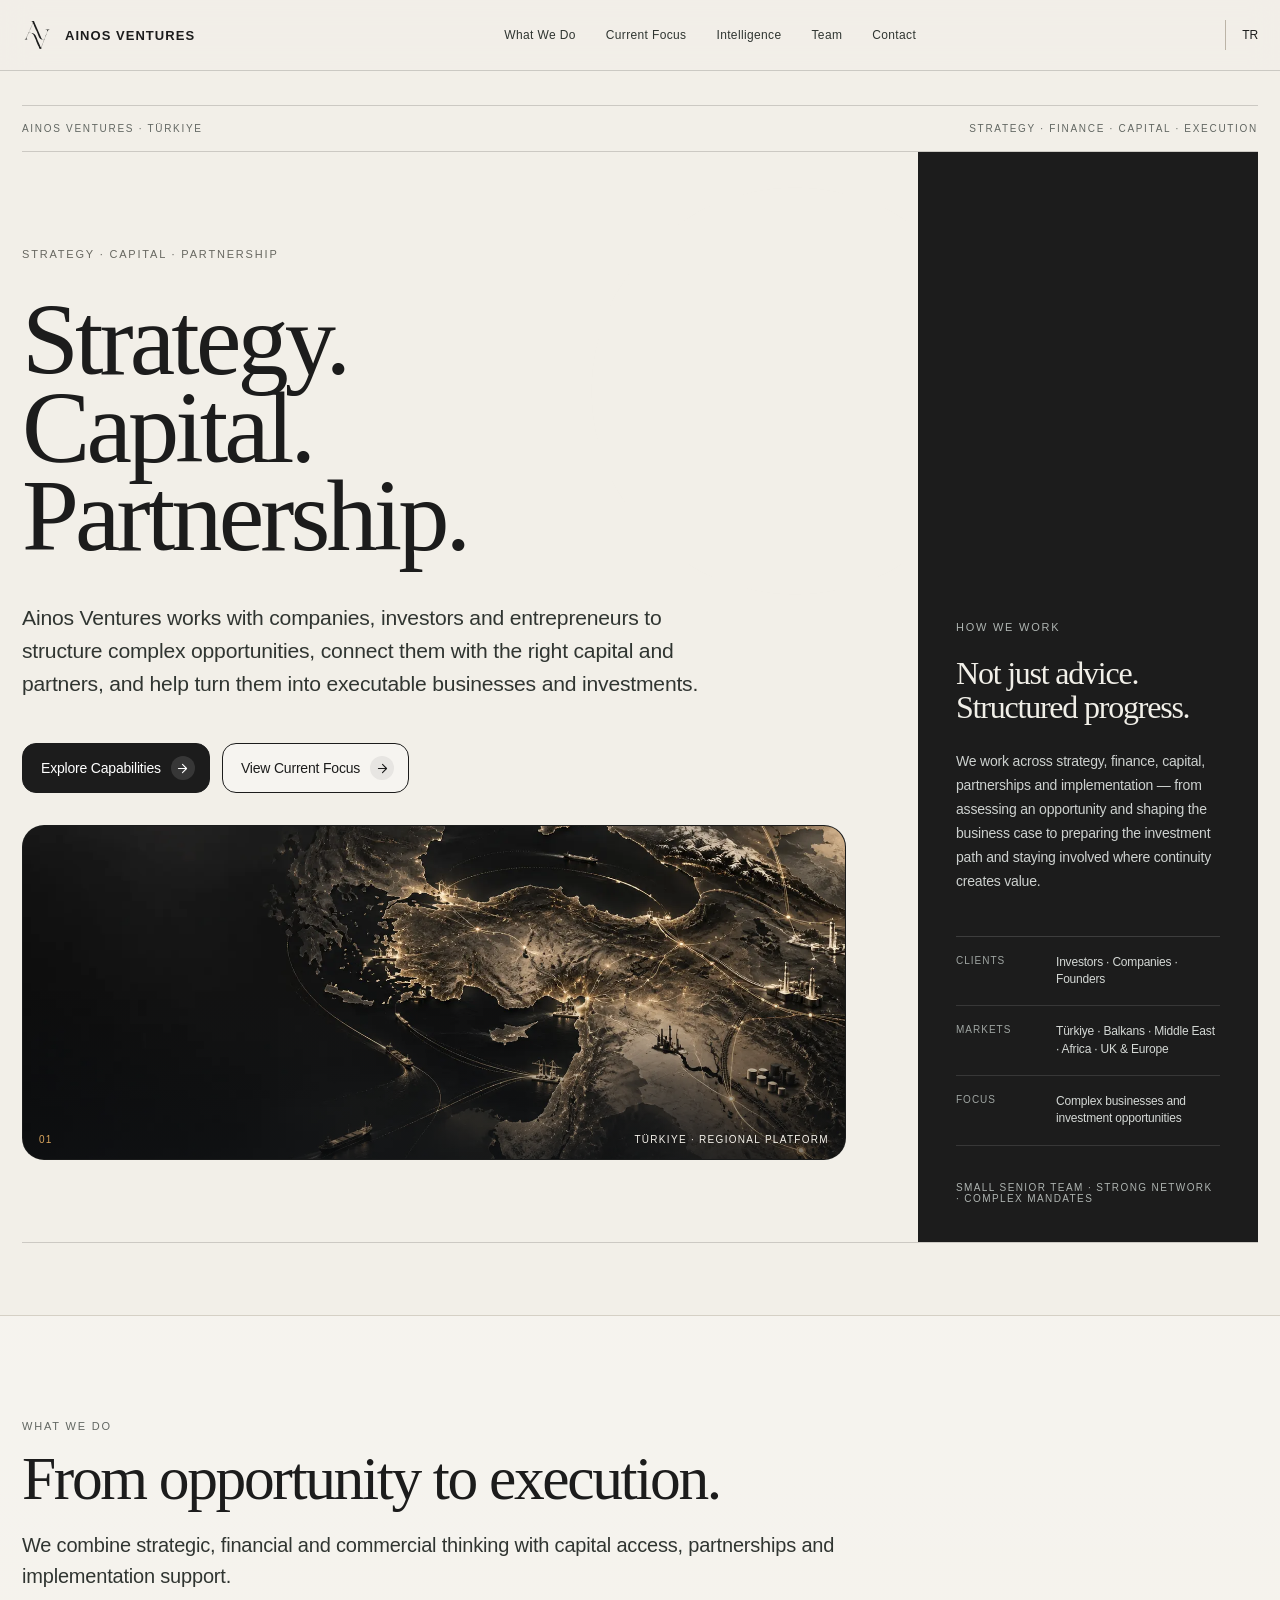
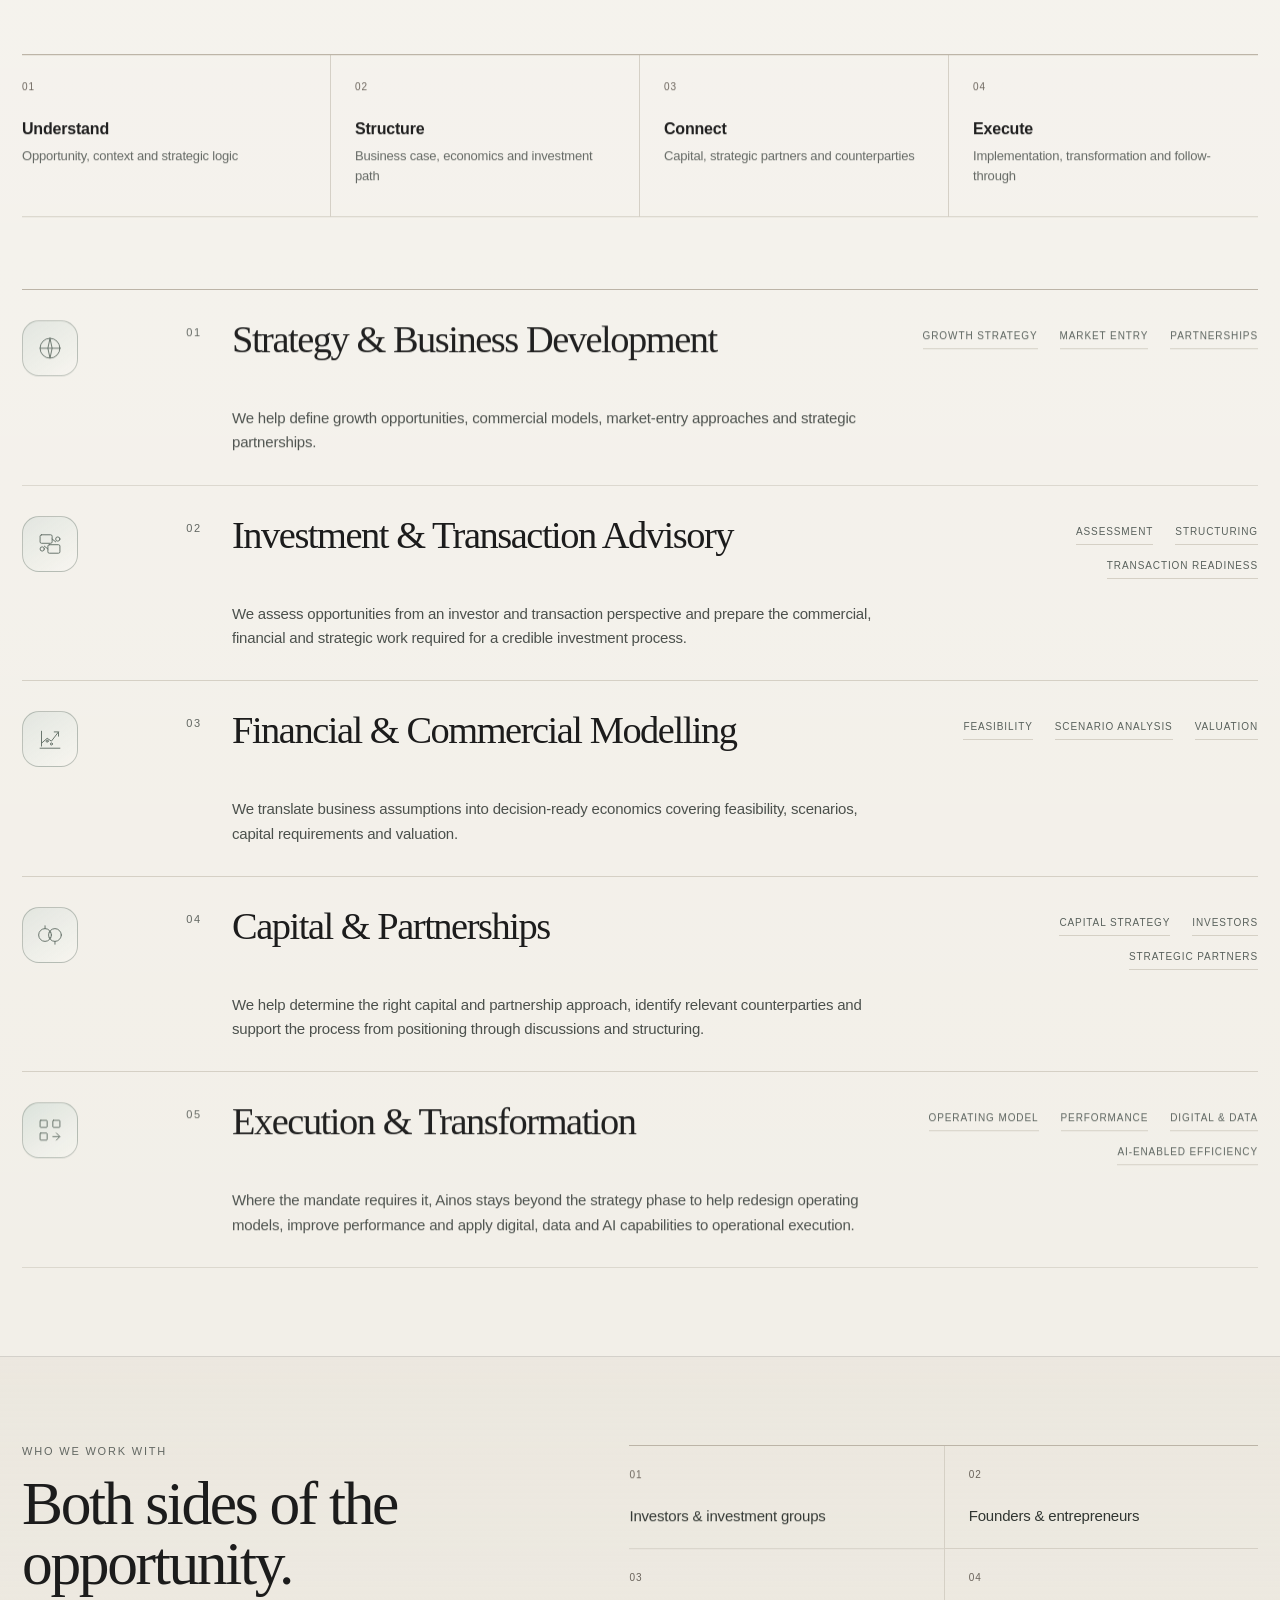
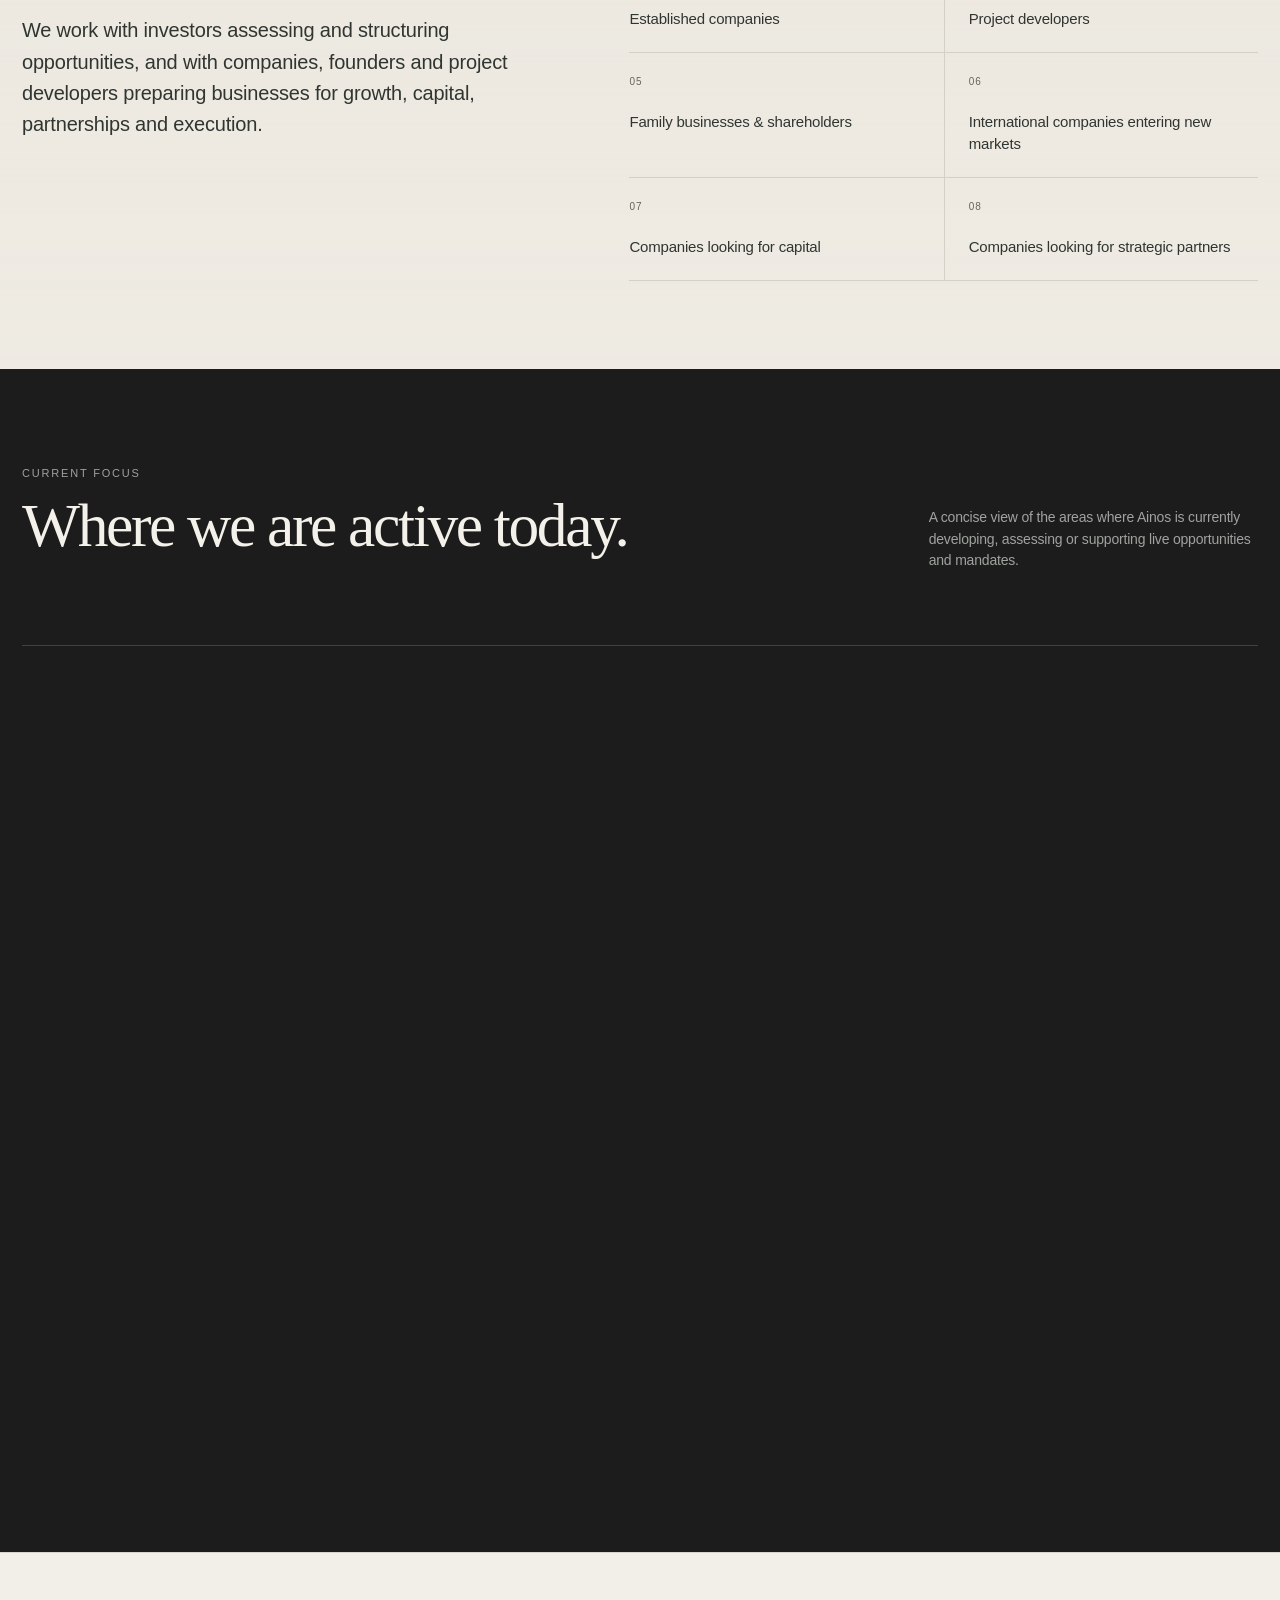
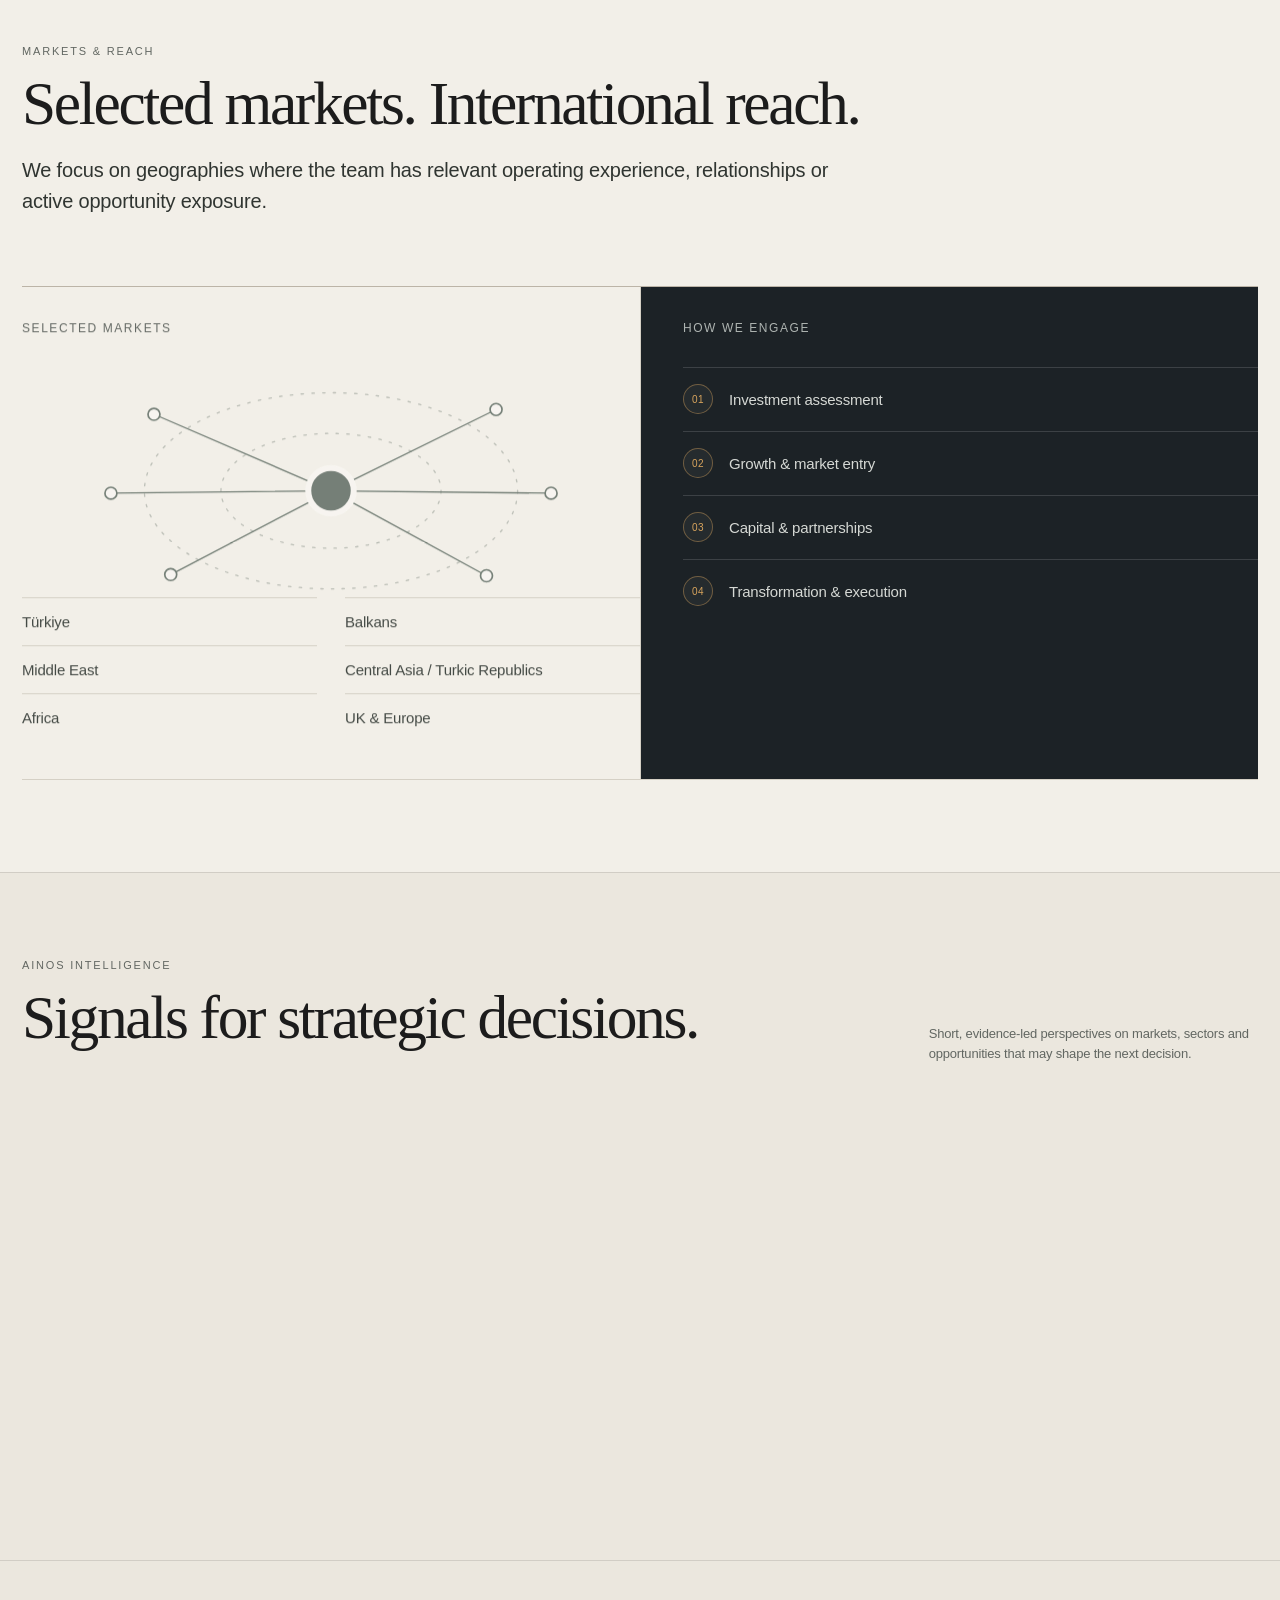
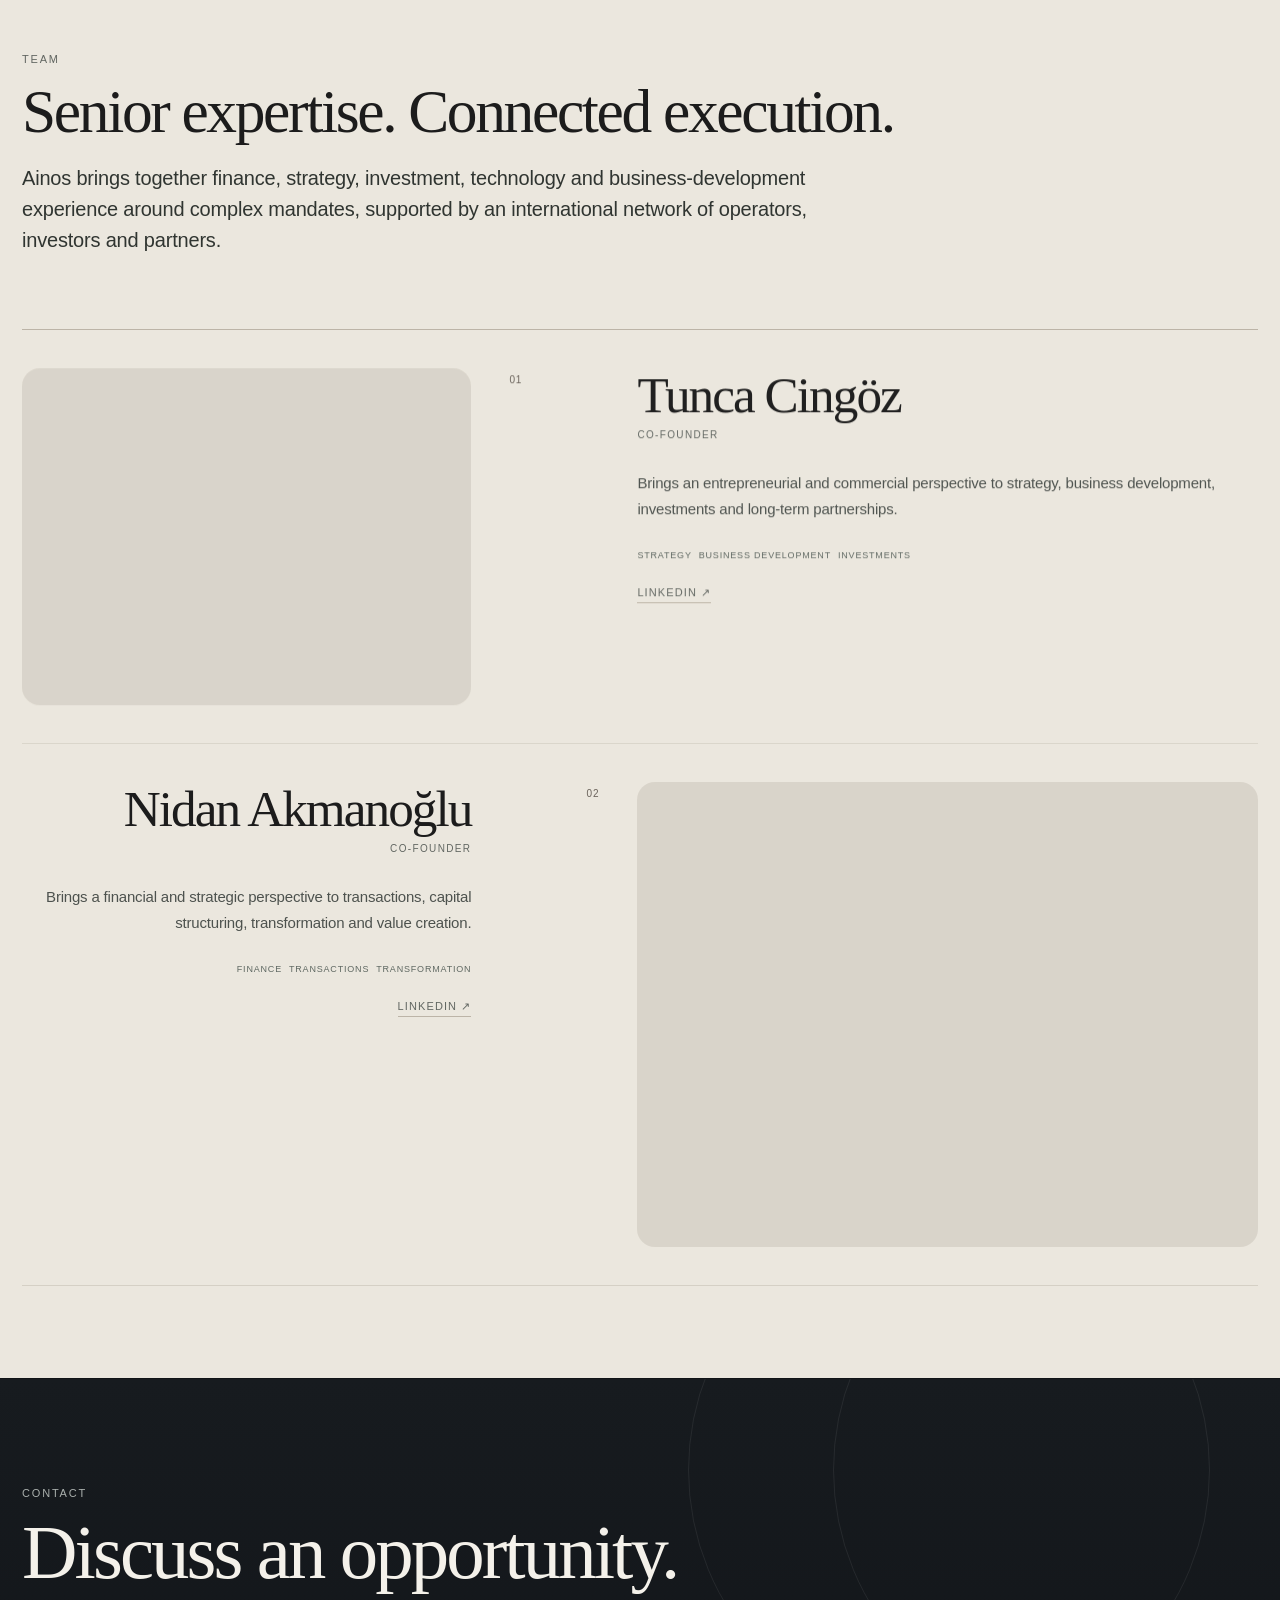
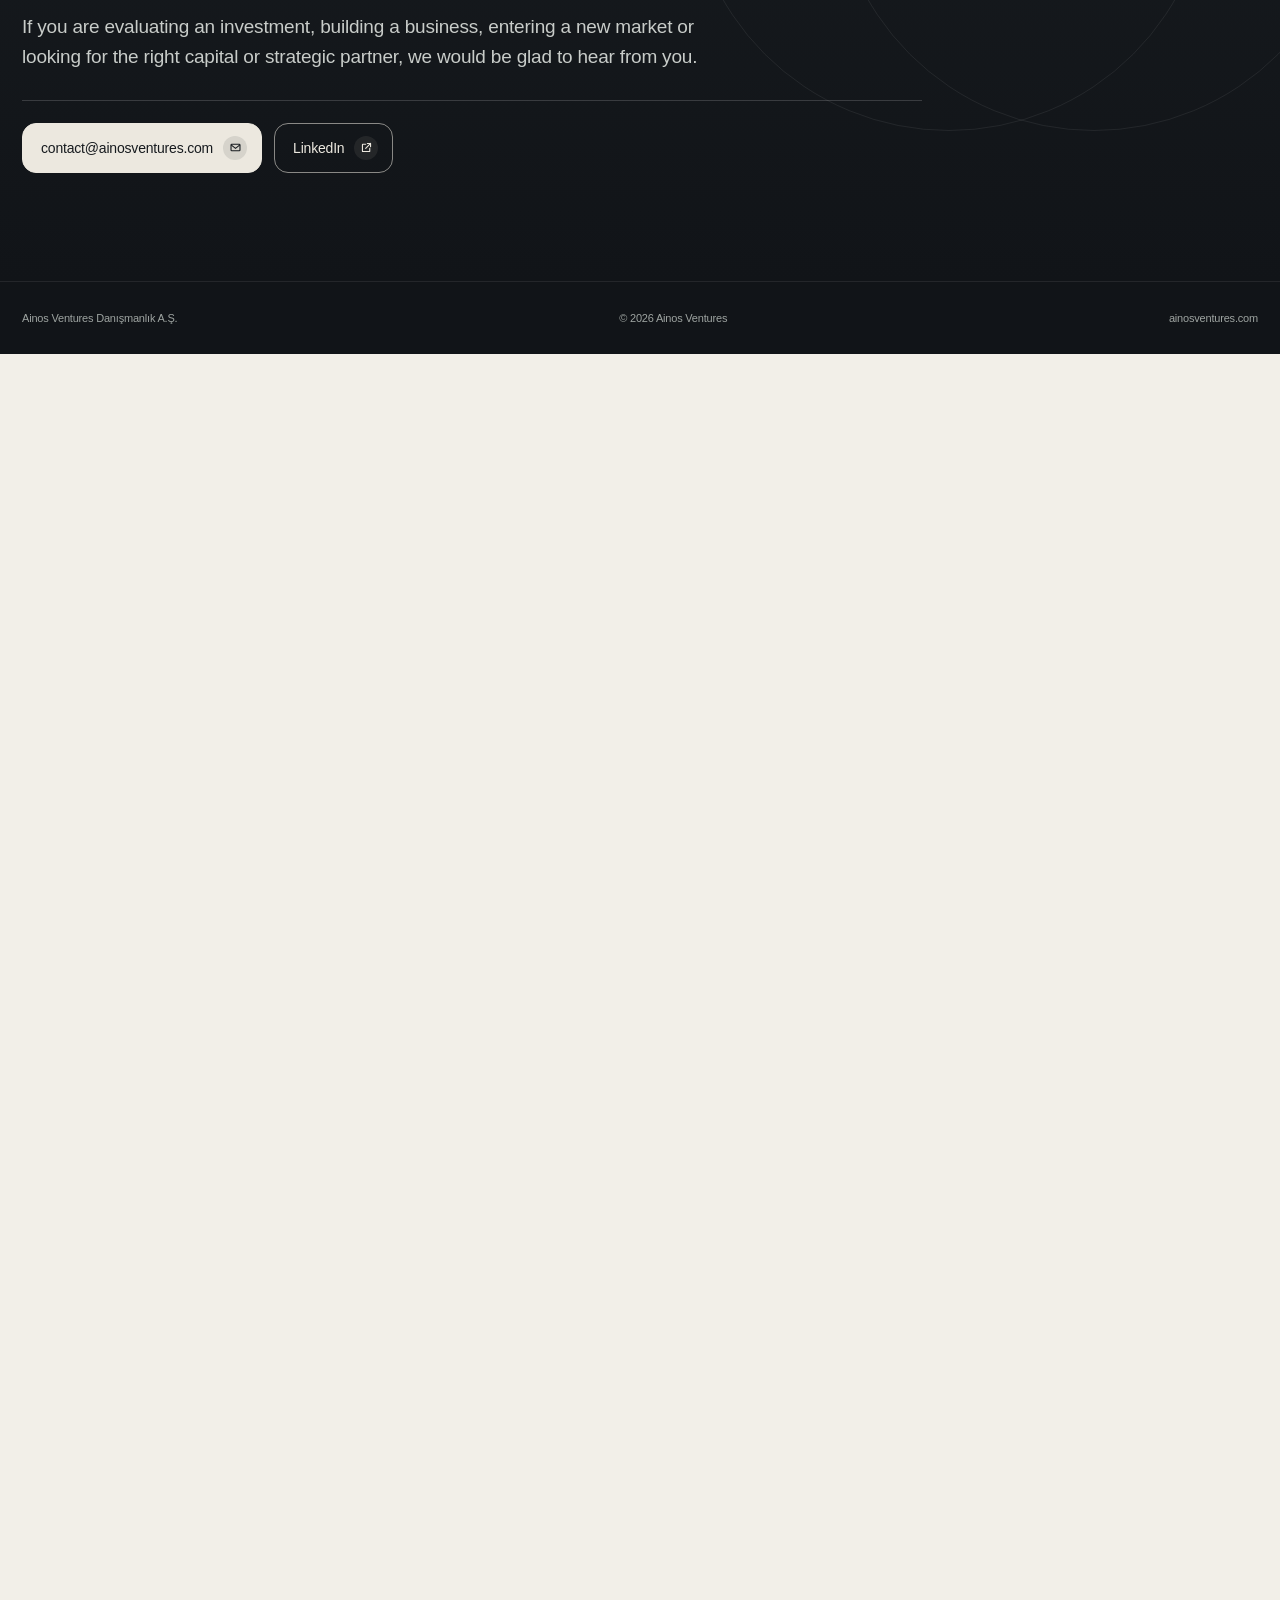
<file: index.html>
<!doctype html><html><head><meta charset="utf-8"><meta name="viewport" content="width=device-width,initial-scale=1"><meta http-equiv="refresh" content="0; url=/en/"><link rel="canonical" href="https://ainosventures.com/en/"><title>Ainos Ventures</title></head><body><a href="/en/">Continue to Ainos Ventures</a></body></html>
</file>
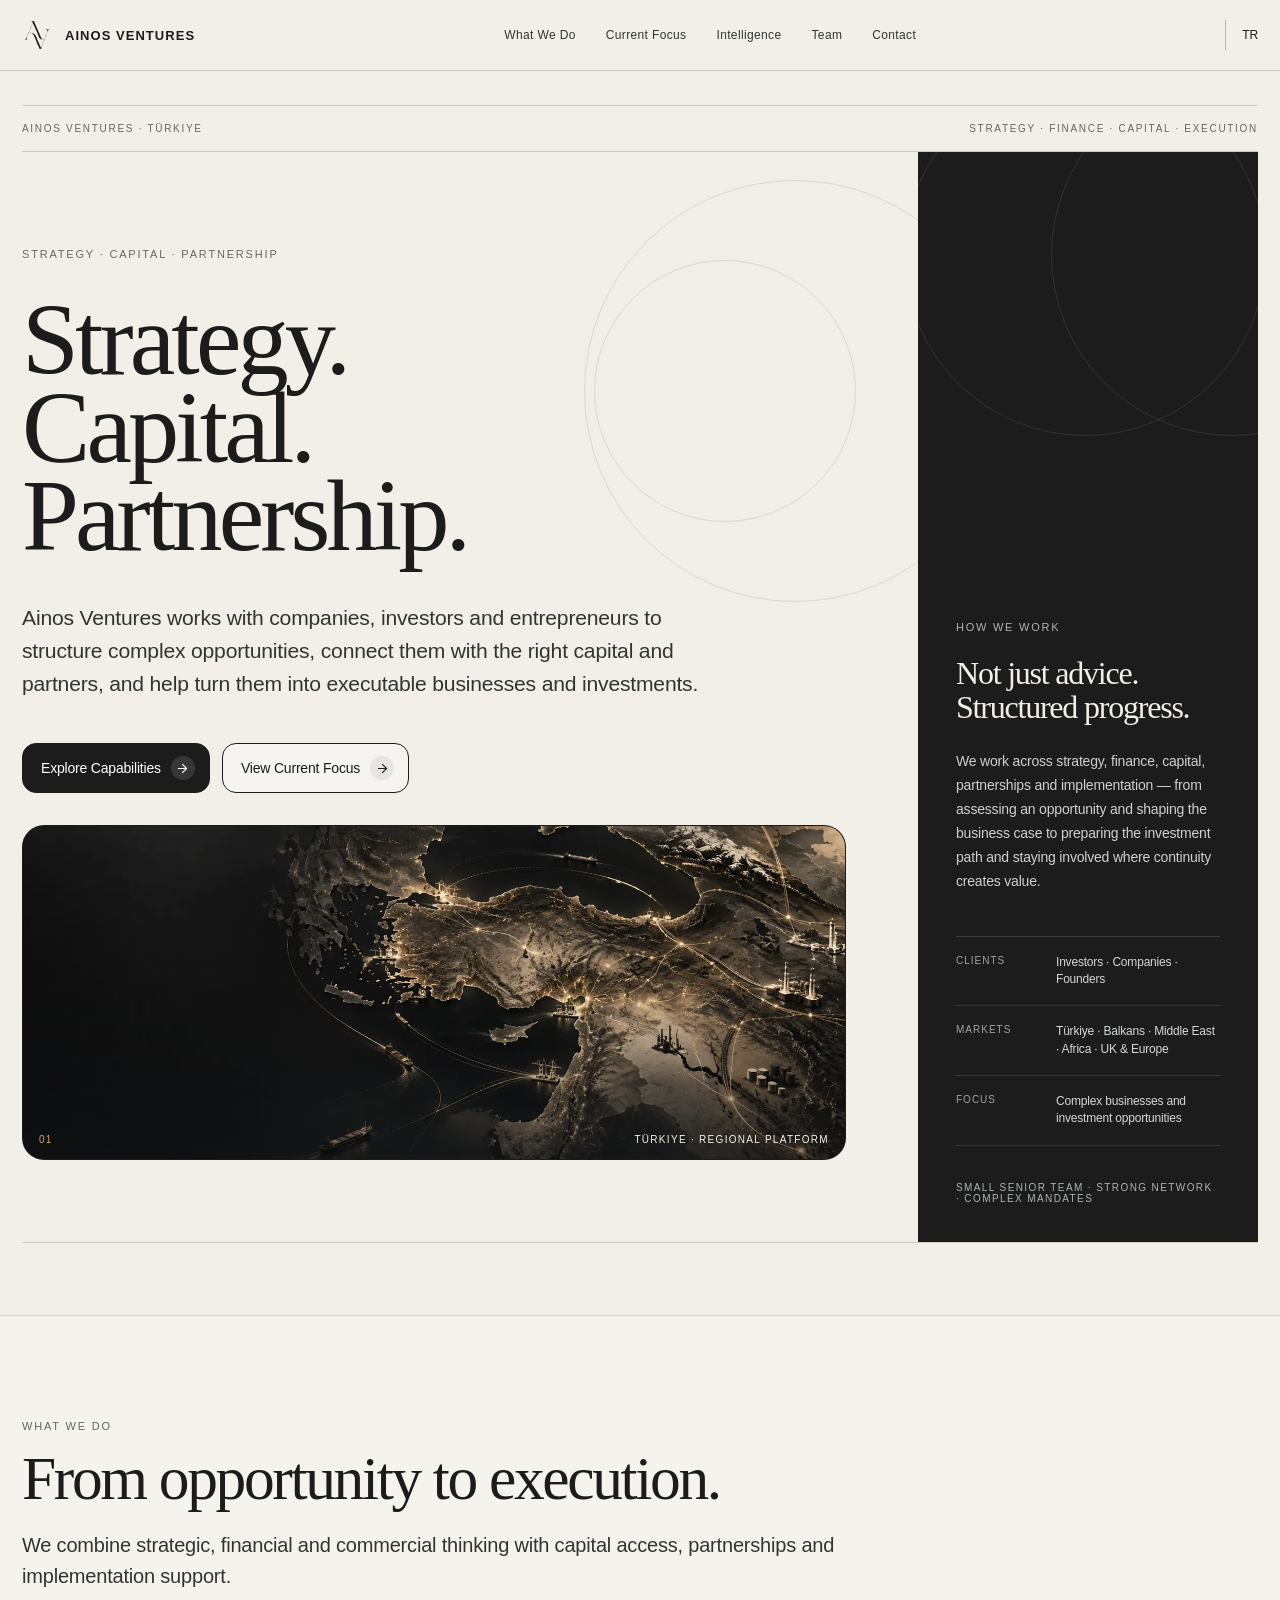
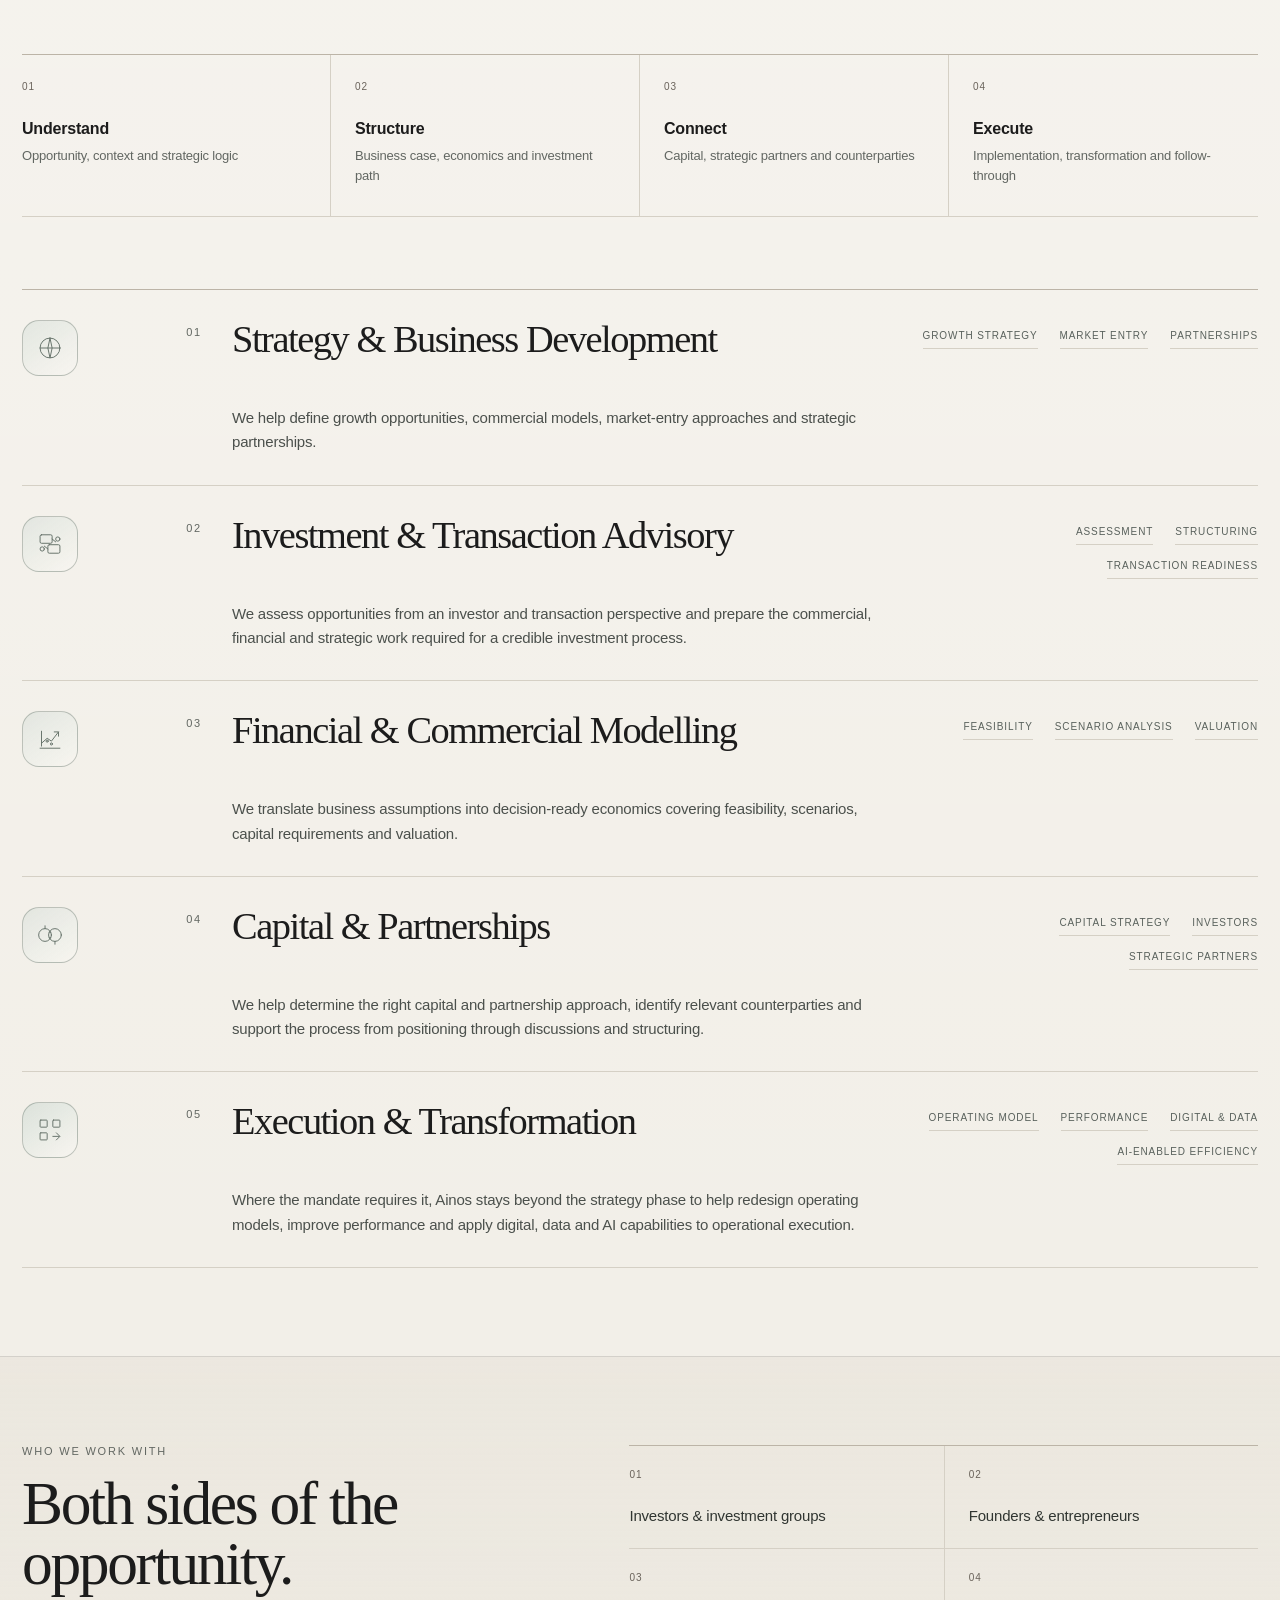
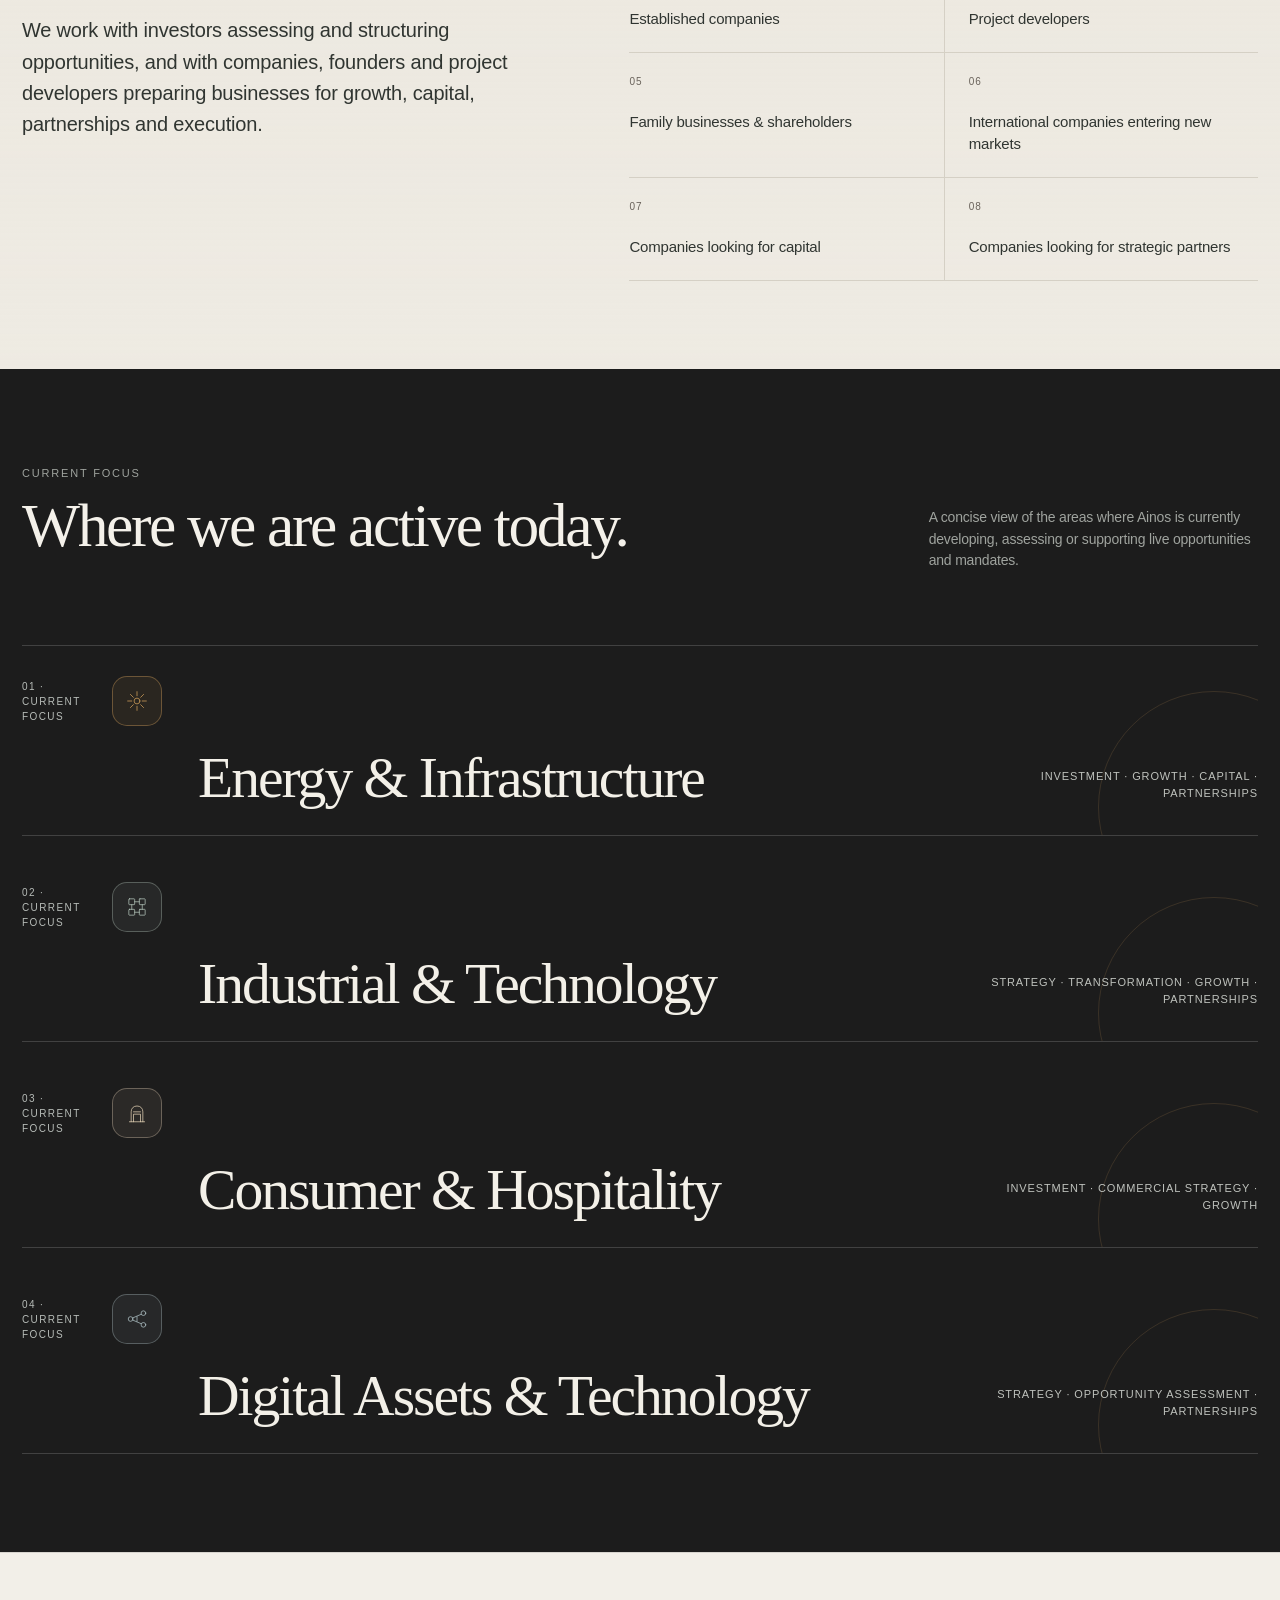
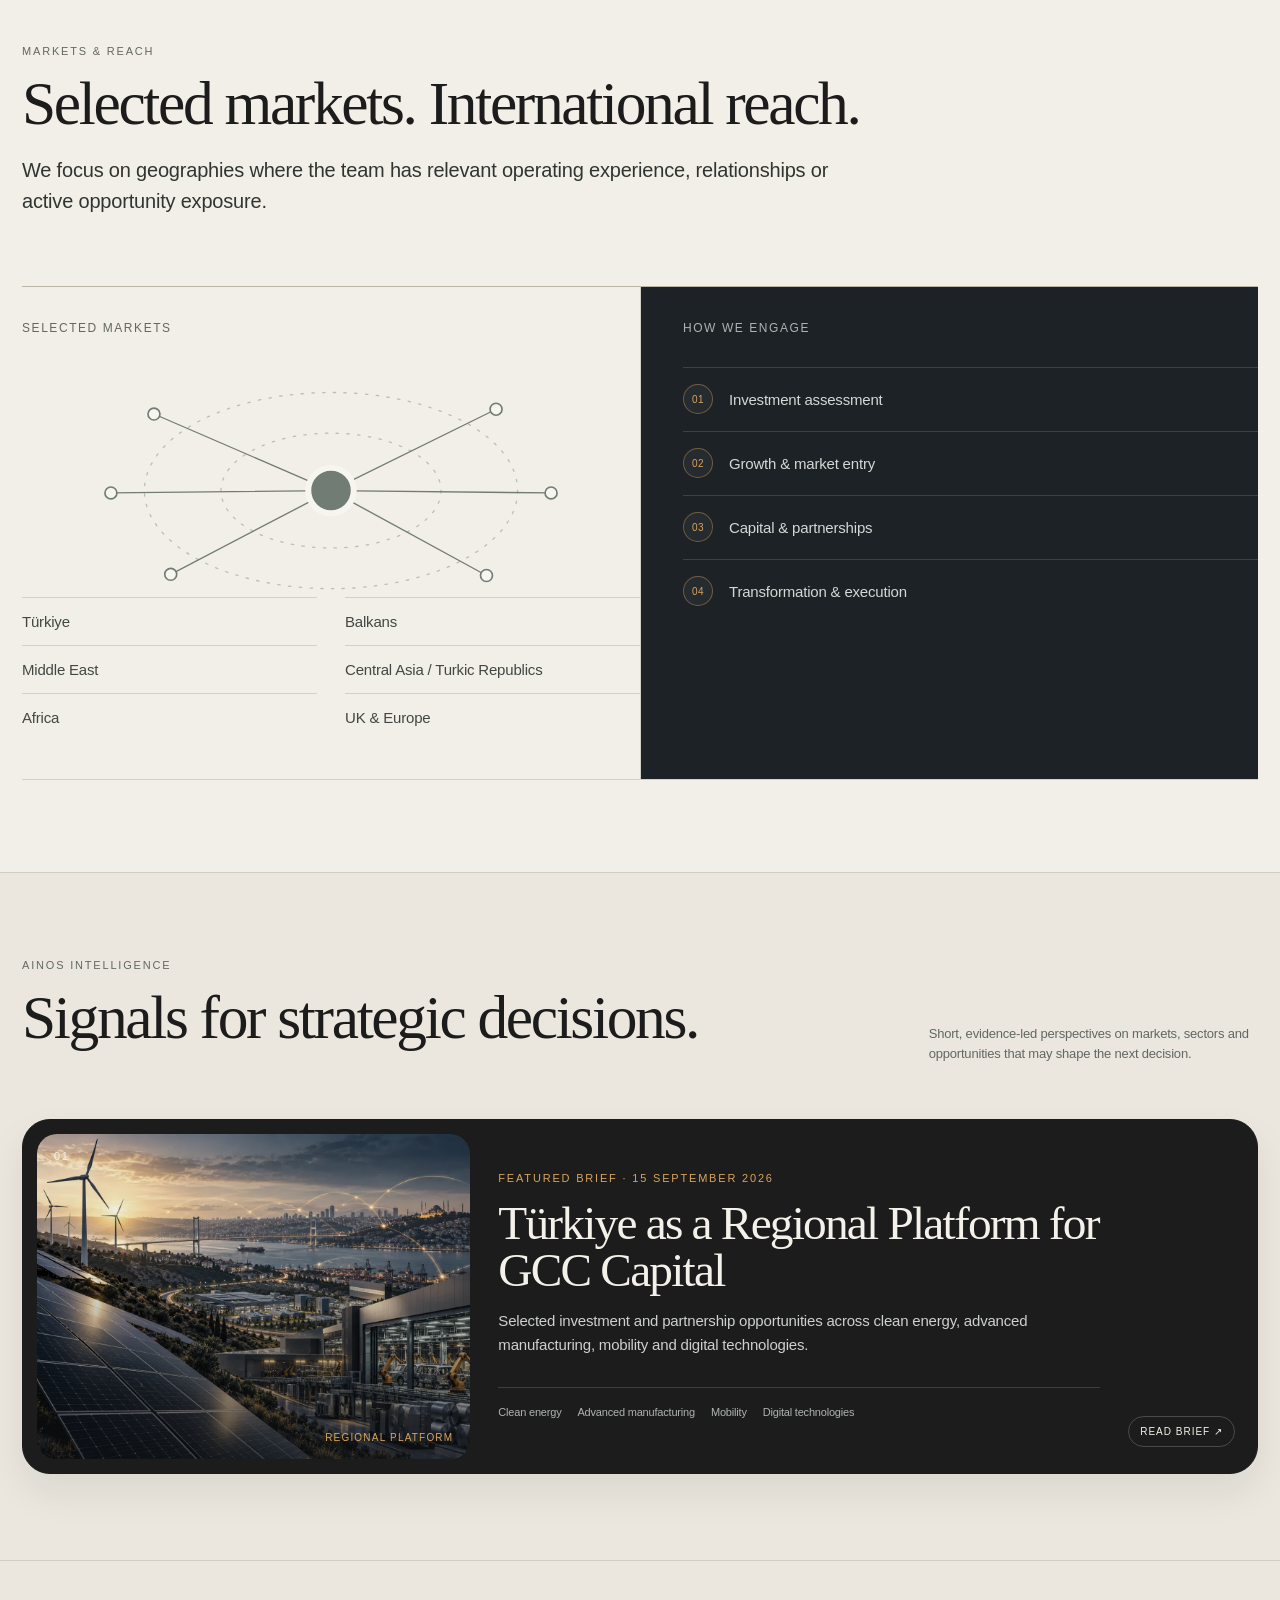
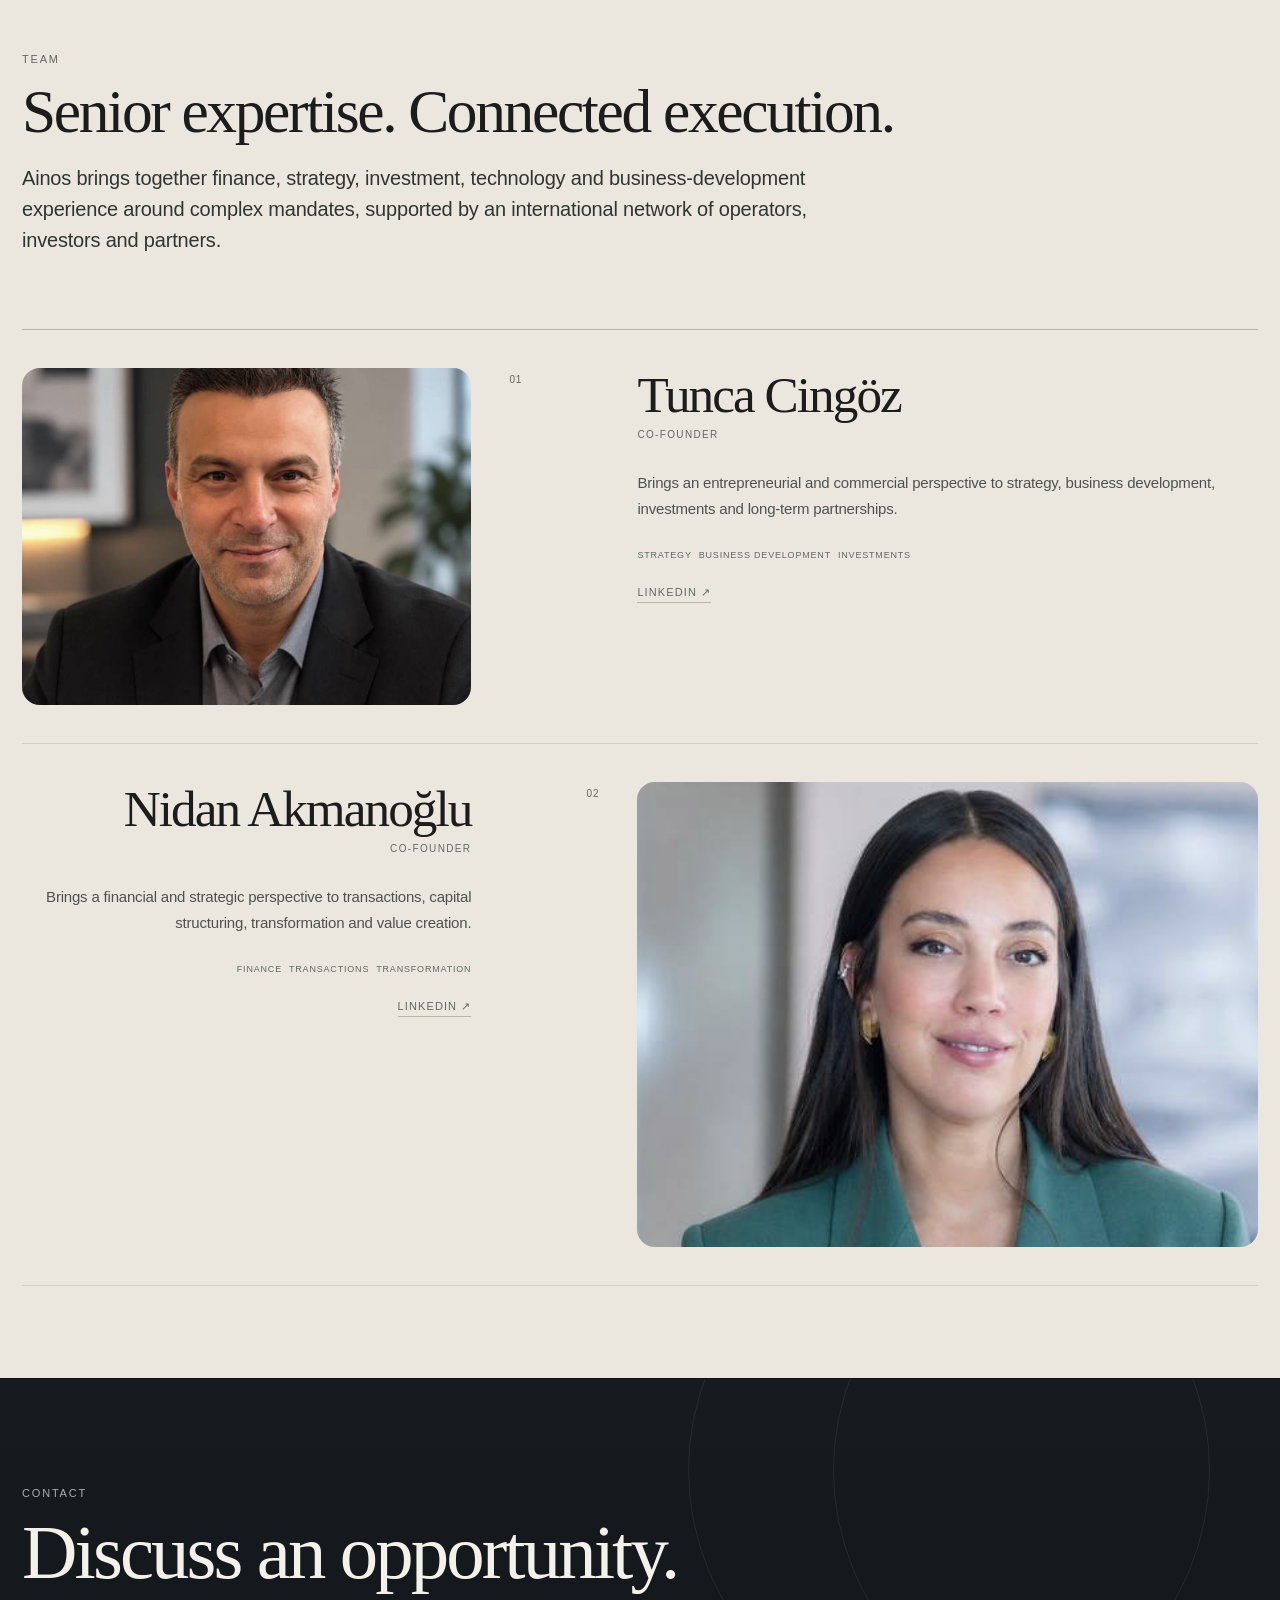
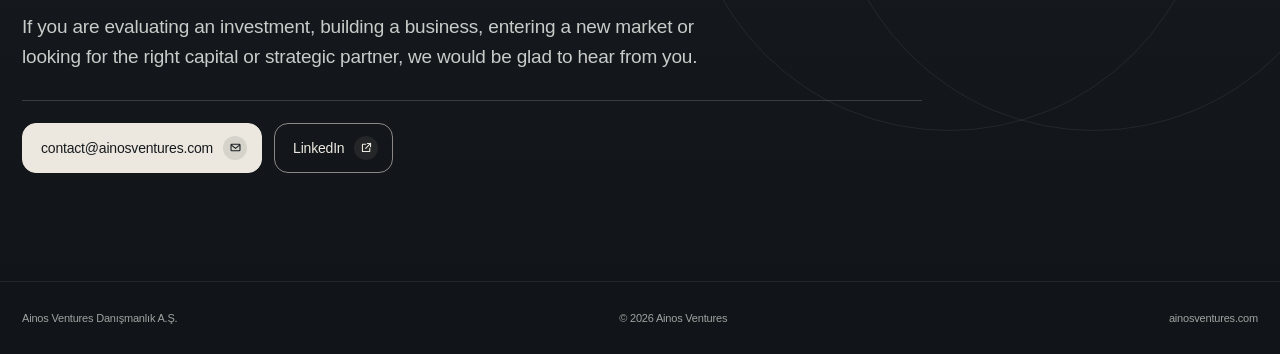
<file: en/index.html>
<!DOCTYPE html>
<html lang="en">
<head>
  <meta charset="UTF-8">
  <meta name="viewport" content="width=device-width,initial-scale=1.0">
  <title>Ainos Ventures — Strategy. Capital. Partnership.</title>
  <meta name="description" content="Ainos Ventures works with companies, investors and entrepreneurs across strategy, investment, capital, partnerships and execution.">
  <meta name="theme-color" content="#f2efe8">
  <link rel="canonical" href="https://ainosventures.com/en/">
  <link rel="alternate" hreflang="en" href="https://ainosventures.com/en/">
  <link rel="alternate" hreflang="tr" href="https://ainosventures.com/tr/">
  <link rel="alternate" hreflang="x-default" href="https://ainosventures.com/en/">
  <link rel="icon" href="/assets/images/favicon.svg" type="image/svg+xml">
  <meta property="og:title" content="Ainos Ventures — Strategy. Capital. Partnership.">
  <meta property="og:description" content="Strategy, investment, capital, partnerships and execution — from opportunity to implementation.">
  <meta property="og:type" content="website">
  <meta property="og:url" content="https://ainosventures.com/en/">
  <meta property="og:site_name" content="Ainos Ventures">
  <meta property="og:locale" content="en_US">
  <meta property="og:locale:alternate" content="tr_TR">
  <meta property="og:image" content="https://ainosventures.com/assets/images/ainos-social-card.png">
  <meta property="og:image:type" content="image/png">
  <meta property="og:image:width" content="1200">
  <meta property="og:image:height" content="630">
  <meta property="og:image:alt" content="Ainos Ventures — Strategy. Capital. Partnership.">
  <meta name="twitter:card" content="summary_large_image">
  <meta name="twitter:image" content="https://ainosventures.com/assets/images/ainos-social-card.png">
  <meta name="twitter:image:alt" content="Ainos Ventures — Strategy. Capital. Partnership.">
  <link rel="stylesheet" href="/assets/css/styles.css">
  <link rel="stylesheet" href="/assets/css/site-enhancements.css">
  <link rel="stylesheet" href="/assets/css/team-tuning.css">
  <script defer src="/assets/js/main.js"></script>
</head>
<body itemscope itemtype="https://schema.org/Organization" itemid="https://ainosventures.com/#organization">
<link itemprop="url" href="https://ainosventures.com/">
<a class="skip-link" href="#main-content">Skip to main content</a>
<header class="nav">
  <div class="wrap nav-inner">
    <a class="brand" href="/en/" aria-label="Ainos Ventures home"><span class="mark" aria-hidden="true"><img class="brand-mark-img" itemprop="logo" src="/assets/images/ainos-monogram.svg" alt=""></span><span class="brand-name" itemprop="name">AINOS VENTURES</span></a>
    <nav class="nav-links" aria-label="Primary navigation">
      <a href="#what">What We Do</a><a href="#focus">Current Focus</a><a href="#intelligence">Intelligence</a><a href="#team">Team</a><a href="#contact">Contact</a>
    </nav>
    <a class="lang-link" href="/tr/" hreflang="tr" lang="tr" aria-label="TR — Türkçeye geç">TR</a>
  </div>
</header>
<main id="main-content">
  <section class="hero">
    <div class="wrap hero-shell">
      <div class="hero-topline"><span>Ainos Ventures · Türkiye</span><span>Strategy · Finance · Capital · Execution</span></div>
      <div class="hero-grid">
        <div class="hero-main">
          <div class="eyebrow">Strategy · Capital · Partnership</div>
          <h1 class="serif">Strategy.<br>Capital.<br>Partnership.</h1>
          <p class="hero-copy">Ainos Ventures works with companies, investors and entrepreneurs to structure complex opportunities, connect them with the right capital and partners, and help turn them into executable businesses and investments.</p>
          <div class="actions"><a class="btn primary" href="#what">Explore Capabilities<span class="btn-icon" aria-hidden="true"><svg viewBox="0 0 16 16" focusable="false"><path d="M3 8h9M8 3l5 5-5 5"></path></svg></span></a><a class="btn ghost" href="#focus">View Current Focus<span class="btn-icon" aria-hidden="true"><svg viewBox="0 0 16 16" focusable="false"><path d="M3 8h9M8 3l5 5-5 5"></path></svg></span></a></div>
          <figure class="hero-visual">
            <img src="/assets/images/hero-platform.webp" alt="" width="1600" height="900" fetchpriority="high" decoding="async">
            <figcaption><span>01</span><span>Türkiye · Regional platform</span></figcaption>
          </figure>
        </div>
        <aside class="hero-side">
          <div class="side-content">
            <div class="side-label">How we work</div>
            <h2 class="side-title serif">Not just advice. Structured progress.</h2>
            <p class="side-copy">We work across strategy, finance, capital, partnerships and implementation — from assessing an opportunity and shaping the business case to preparing the investment path and staying involved where continuity creates value.</p>
            <div class="side-facts">
              <div class="side-fact"><span>Clients</span><span>Investors · Companies · Founders</span></div>
              <div class="side-fact"><span>Markets</span><span>Türkiye · Balkans · Middle East · Africa · UK & Europe</span></div>
              <div class="side-fact"><span>Focus</span><span>Complex businesses and investment opportunities</span></div>
            </div>
          </div>
          <div class="side-foot">Small senior team · strong network · complex mandates</div>
        </aside>
      </div>
    </div>
  </section>

  <section id="what">
    <div class="wrap">
      <div class="section-kicker">What we do</div>
      <h2 class="serif">From opportunity to execution.</h2>
      <p class="lead">We combine strategic, financial and commercial thinking with capital access, partnerships and implementation support.</p>
      <div class="model reveal">
        <div class="model-step"><div class="no">01</div><b>Understand</b><span>Opportunity, context and strategic logic</span></div>
        <div class="model-step"><div class="no">02</div><b>Structure</b><span>Business case, economics and investment path</span></div>
        <div class="model-step"><div class="no">03</div><b>Connect</b><span>Capital, strategic partners and counterparties</span></div>
        <div class="model-step"><div class="no">04</div><b>Execute</b><span>Implementation, transformation and follow-through</span></div>
      </div>
      <div class="cap-grid">
        <article class="cap reveal"><div><div class="cap-head"><div class="cap-visual" aria-hidden="true"><svg class="cap-icon" viewBox="0 0 48 48" focusable="false"><circle cx="24" cy="24" r="14"></circle><path d="m24 10 3 14-3 14-3-14 3-14Z"></path><path d="M10 24h28"></path></svg></div><div class="section-kicker">01</div></div><h3>Strategy & Business Development</h3><p>We help define growth opportunities, commercial models, market-entry approaches and strategic partnerships.</p></div><div class="tags"><span class="tag">Growth Strategy</span><span class="tag">Market Entry</span><span class="tag">Partnerships</span></div></article>
        <article class="cap reveal"><div><div class="cap-head"><div class="cap-visual" aria-hidden="true"><svg class="cap-icon" viewBox="0 0 48 48" focusable="false"><rect x="10" y="11" width="17" height="12" rx="2"></rect><rect x="21" y="25" width="17" height="12" rx="2"></rect><path d="m27 17 5 4M21 31l-5-4"></path><circle cx="35" cy="17" r="3"></circle><circle cx="13" cy="31" r="3"></circle></svg></div><div class="section-kicker">02</div></div><h3>Investment & Transaction Advisory</h3><p>We assess opportunities from an investor and transaction perspective and prepare the commercial, financial and strategic work required for a credible investment process.</p></div><div class="tags"><span class="tag">Assessment</span><span class="tag">Structuring</span><span class="tag">Transaction Readiness</span></div></article>
        <article class="cap reveal"><div><div class="cap-head"><div class="cap-visual" aria-hidden="true"><svg class="cap-icon" viewBox="0 0 48 48" focusable="false"><path d="M10 37h28M12 34V13M12 30l8-7 6 4 10-13"></path><path d="M30 14h6v6"></path><circle cx="20" cy="27" r="1.5"></circle><circle cx="26" cy="31" r="1.5"></circle></svg></div><div class="section-kicker">03</div></div><h3>Financial & Commercial Modelling</h3><p>We translate business assumptions into decision-ready economics covering feasibility, scenarios, capital requirements and valuation.</p></div><div class="tags"><span class="tag">Feasibility</span><span class="tag">Scenario Analysis</span><span class="tag">Valuation</span></div></article>
        <article class="cap reveal"><div><div class="cap-head"><div class="cap-visual" aria-hidden="true"><svg class="cap-icon" viewBox="0 0 48 48" focusable="false"><circle cx="17" cy="24" r="9"></circle><circle cx="31" cy="24" r="9"></circle><path d="M23 20h2M23 28h2"></path><path d="M17 15v-4M31 33v4"></path></svg></div><div class="section-kicker">04</div></div><h3>Capital & Partnerships</h3><p>We help determine the right capital and partnership approach, identify relevant counterparties and support the process from positioning through discussions and structuring.</p></div><div class="tags"><span class="tag">Capital Strategy</span><span class="tag">Investors</span><span class="tag">Strategic Partners</span></div></article>
        <article class="cap full reveal"><div><div class="cap-head"><div class="cap-visual" aria-hidden="true"><svg class="cap-icon" viewBox="0 0 48 48" focusable="false"><rect x="10" y="10" width="10" height="10" rx="1"></rect><rect x="28" y="10" width="10" height="10" rx="1"></rect><rect x="10" y="28" width="10" height="10" rx="1"></rect><path d="M28 33h9M33 28l5 5-5 5"></path></svg></div><div class="section-kicker">05</div></div><h3>Execution & Transformation</h3><p>Where the mandate requires it, Ainos stays beyond the strategy phase to help redesign operating models, improve performance and apply digital, data and AI capabilities to operational execution.</p></div><div class="tags"><span class="tag">Operating Model</span><span class="tag">Performance</span><span class="tag">Digital & Data</span><span class="tag">AI-enabled Efficiency</span></div></article>
      </div>
    </div>
  </section>

  <section class="soft-section">
    <div class="wrap dual">
      <div>
        <div class="section-kicker">Who we work with</div>
        <h2 class="serif">Both sides of the opportunity.</h2>
        <p class="lead">We work with investors assessing and structuring opportunities, and with companies, founders and project developers preparing businesses for growth, capital, partnerships and execution.</p>
      </div>
      <div class="audience-grid">
        <div class="audience reveal"><span class="audience-index">01</span>Investors & investment groups</div>
        <div class="audience reveal"><span class="audience-index">02</span>Founders & entrepreneurs</div>
        <div class="audience reveal"><span class="audience-index">03</span>Established companies</div>
        <div class="audience reveal"><span class="audience-index">04</span>Project developers</div>
        <div class="audience reveal"><span class="audience-index">05</span>Family businesses & shareholders</div>
        <div class="audience reveal"><span class="audience-index">06</span>International companies entering new markets</div>
        <div class="audience reveal"><span class="audience-index">07</span>Companies looking for capital</div>
        <div class="audience reveal"><span class="audience-index">08</span>Companies looking for strategic partners</div>
      </div>
    </div>
  </section>

  <section id="focus">
    <div class="wrap">
      <div class="section-head">
        <div><div class="section-kicker">Current Focus</div><h2 class="serif">Where we are active today.</h2></div>
        <p class="section-note">A concise view of the areas where Ainos is currently developing, assessing or supporting live opportunities and mandates.</p>
      </div>
      <div class="work-grid current-focus-grid">
        <article class="work focus-card focus-energy reveal"><div class="work-topline"><div class="work-meta">01 · Current Focus</div><div class="focus-card-icon" aria-hidden="true"><svg viewBox="0 0 48 48" focusable="false"><circle cx="24" cy="24" r="5"></circle><path d="M24 8v7M24 33v7M8 24h7M33 24h7M12.7 12.7l5 5M30.3 30.3l5 5M35.3 12.7l-5 5M17.7 30.3l-5 5"></path></svg></div></div><div><h3 class="focus-title serif">Energy & Infrastructure</h3></div><div class="work-role">Investment · growth · capital · partnerships</div></article>
        <article class="work focus-card focus-industrial reveal"><div class="work-topline"><div class="work-meta">02 · Current Focus</div><div class="focus-card-icon" aria-hidden="true"><svg viewBox="0 0 48 48" focusable="false"><rect x="10" y="10" width="10" height="10" rx="1"></rect><rect x="28" y="10" width="10" height="10" rx="1"></rect><rect x="10" y="28" width="10" height="10" rx="1"></rect><rect x="28" y="28" width="10" height="10" rx="1"></rect><path d="M20 15h8M15 20v8M33 20v8M20 33h8"></path></svg></div></div><div><h3 class="focus-title serif">Industrial & Technology</h3></div><div class="work-role">Strategy · transformation · growth · partnerships</div></article>
        <article class="work focus-card focus-consumer reveal"><div class="work-topline"><div class="work-meta">03 · Current Focus</div><div class="focus-card-icon" aria-hidden="true"><svg viewBox="0 0 48 48" focusable="false"><path d="M11 39h26M14 39V22c0-6 4-10 10-10s10 4 10 10v17"></path><path d="M18 39V26h12v13M18 22h12"></path></svg></div></div><div><h3 class="focus-title serif">Consumer & Hospitality</h3></div><div class="work-role">Investment · commercial strategy · growth</div></article>
        <article class="work focus-card focus-digital reveal"><div class="work-topline"><div class="work-meta">04 · Current Focus</div><div class="focus-card-icon" aria-hidden="true"><svg viewBox="0 0 48 48" focusable="false"><circle cx="13" cy="24" r="4"></circle><circle cx="35" cy="14" r="4"></circle><circle cx="35" cy="34" r="4"></circle><path d="m17 22 14-6M17 26l14 6"></path><path d="M24 20v8"></path></svg></div></div><div><h3 class="focus-title serif">Digital Assets & Technology</h3></div><div class="work-role">Strategy · opportunity assessment · partnerships</div></article>
      </div>
    </div>
  </section>




  <section>
    <div class="wrap">
      <div class="section-kicker">Markets & reach</div>
      <h2 class="serif">Selected markets. International reach.</h2>
      <p class="lead">We focus on geographies where the team has relevant operating experience, relationships or active opportunity exposure.</p>
      <div class="focus-grid market-grid">
        <div class="panel market-panel reveal"><div class="panel-title">Selected markets</div><div class="market-orbit" aria-hidden="true"><svg viewBox="0 0 520 220" focusable="false"><path d="M260 110 112 46M260 110 398 42M260 110 444 112M260 110 390 181M260 110 126 180M260 110 76 112"></path><ellipse cx="260" cy="110" rx="92" ry="48"></ellipse><ellipse cx="260" cy="110" rx="156" ry="82"></ellipse><circle cx="260" cy="110" r="19"></circle><circle cx="112" cy="46" r="5"></circle><circle cx="398" cy="42" r="5"></circle><circle cx="444" cy="112" r="5"></circle><circle cx="390" cy="181" r="5"></circle><circle cx="126" cy="180" r="5"></circle><circle cx="76" cy="112" r="5"></circle></svg></div><div class="pills"><span class="pill">Türkiye</span><span class="pill">Balkans</span><span class="pill">Middle East</span><span class="pill">Central Asia / Turkic Republics</span><span class="pill">Africa</span><span class="pill">UK & Europe</span></div></div>
        <div class="panel engagement-panel reveal"><div class="panel-title">How we engage</div><div class="focus-list engagement-list"><div>Investment assessment</div><div>Growth & market entry</div><div>Capital & partnerships</div><div>Transformation & execution</div></div></div>
      </div>
    </div>
  </section>


  <section id="intelligence" class="intelligence-section">
    <div class="wrap">
      <div class="section-head">
        <div><div class="section-kicker">Ainos Intelligence</div><h2 class="serif">Signals for strategic decisions.</h2></div>
        <p class="section-note">Short, evidence-led perspectives on markets, sectors and opportunities that may shape the next decision.</p>
      </div>
      <a class="insight-card insight-link reveal" href="/en/intelligence/turkiye-regional-platform/">
        <div class="insight-card-media">
          <img src="/assets/images/intelligence-infrastructure.webp" alt="" width="1200" height="900" loading="lazy" decoding="async">
          <span class="insight-card-index">01</span>
          <span class="insight-card-media-label">Regional platform</span>
        </div>
        <div class="insight-card-copy"><div class="section-kicker">Featured brief · 15 September 2026</div><h3 class="serif">Türkiye as a Regional Platform for GCC Capital</h3><p>Selected investment and partnership opportunities across clean energy, advanced manufacturing, mobility and digital technologies.</p><div class="insight-card-topics"><span>Clean energy</span><span>Advanced manufacturing</span><span>Mobility</span><span>Digital technologies</span></div></div>
        <span class="insight-badge">Read brief ↗</span>
      </a>
    </div>
  </section>

  <section id="team" class="soft-section">
    <div class="wrap">
      <div class="section-kicker">Team</div>
      <h2 class="serif">Senior expertise. Connected execution.</h2>
      <p class="lead">Ainos brings together finance, strategy, investment, technology and business-development experience around complex mandates, supported by an international network of operators, investors and partners.</p>
      <div class="team-grid team-grid-two">
        <article class="person reveal">
          <div class="person-photo-wrap"><img class="person-photo" src="/assets/images/tunca-web.jpg" alt="" loading="lazy" decoding="async" width="600" height="800" data-person="Tunca Cingöz"></div>
          <div class="person-no">01</div><h3 class="serif">Tunca Cingöz</h3><div class="person-role">Co-Founder</div><p>Brings an entrepreneurial and commercial perspective to strategy, business development, investments and long-term partnerships.</p><div class="person-tags"><span class="person-tag">Strategy</span><span class="person-tag">Business Development</span><span class="person-tag">Investments</span></div>
          <a class="person-link" href="https://www.linkedin.com/in/tunca-cingöz-429592a/" target="_blank" rel="noopener noreferrer" aria-label="Tunca Cingöz LinkedIn profile, opens in a new tab">LinkedIn ↗</a>
        </article>
        <article class="person reveal">
          <div class="person-photo-wrap"><img class="person-photo" src="/assets/images/nidan-web.jpg" alt="" loading="lazy" decoding="async" width="600" height="784" data-person="Nidan Akmanoğlu"></div>
          <div class="person-no">02</div><h3 class="serif">Nidan Akmanoğlu</h3><div class="person-role">Co-Founder</div><p>Brings a financial and strategic perspective to transactions, capital structuring, transformation and value creation.</p><div class="person-tags"><span class="person-tag">Finance</span><span class="person-tag">Transactions</span><span class="person-tag">Transformation</span></div>
          <a class="person-link" href="https://www.linkedin.com/in/nidan-akmanoglu-163b6918/" target="_blank" rel="noopener noreferrer" aria-label="Nidan Akmanoğlu LinkedIn profile, opens in a new tab">LinkedIn ↗</a>
        </article>
      </div>
    </div>
  </section>

  <section id="contact" class="contact">
    <div class="wrap">
      <div class="section-kicker">Contact</div>
      <h2 class="serif">Discuss an opportunity.</h2>
      <p>If you are evaluating an investment, building a business, entering a new market or looking for the right capital or strategic partner, we would be glad to hear from you.</p>
      <div class="contact-actions">
        <a class="btn" itemprop="email" href="mailto:contact@ainosventures.com">contact@ainosventures.com<span class="btn-icon btn-icon-mail" aria-hidden="true"><svg viewBox="0 0 16 16" focusable="false"><rect x="2.5" y="4" width="11" height="8" rx="1"></rect><path d="m3 5 5 4 5-4"></path></svg></span></a>
        <a class="btn company-link" itemprop="sameAs" href="https://www.linkedin.com/company/ainos-ventures/" target="_blank" rel="noopener noreferrer" aria-label="Open Ainos Ventures on LinkedIn in a new tab">LinkedIn<span class="btn-icon btn-icon-external" aria-hidden="true"><svg viewBox="0 0 16 16" focusable="false"><path d="M9 3h4v4M13 3 7 9"></path><path d="M12 9v3.5a.5.5 0 0 1-.5.5h-8a.5.5 0 0 1-.5-.5v-8a.5.5 0 0 1 .5-.5H7"></path></svg></span></a>
      </div>
    </div>
  </section>
</main>
<footer><div class="wrap footer-inner"><span itemprop="legalName">Ainos Ventures Danışmanlık A.Ş.</span><span>© <span data-current-year></span> Ainos Ventures</span><span>ainosventures.com</span></div></footer>
</body>
</html>
</file>
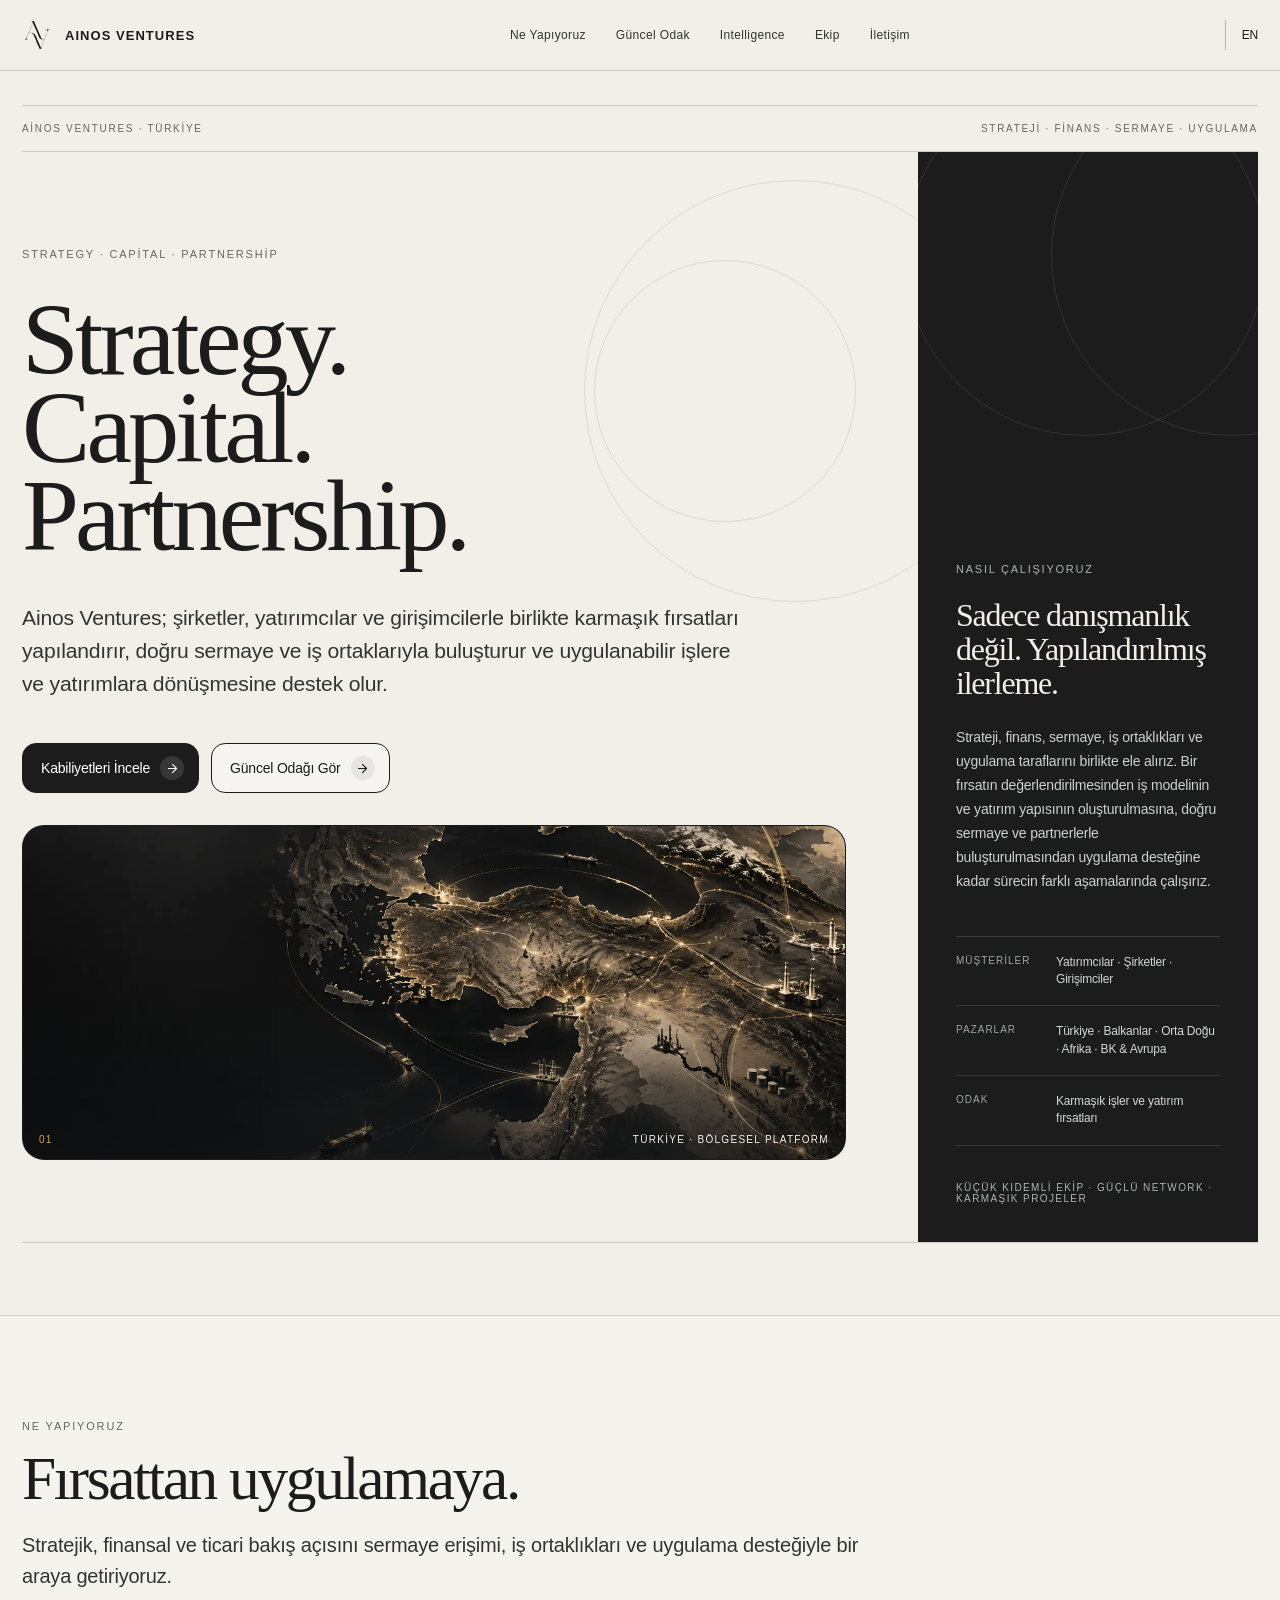
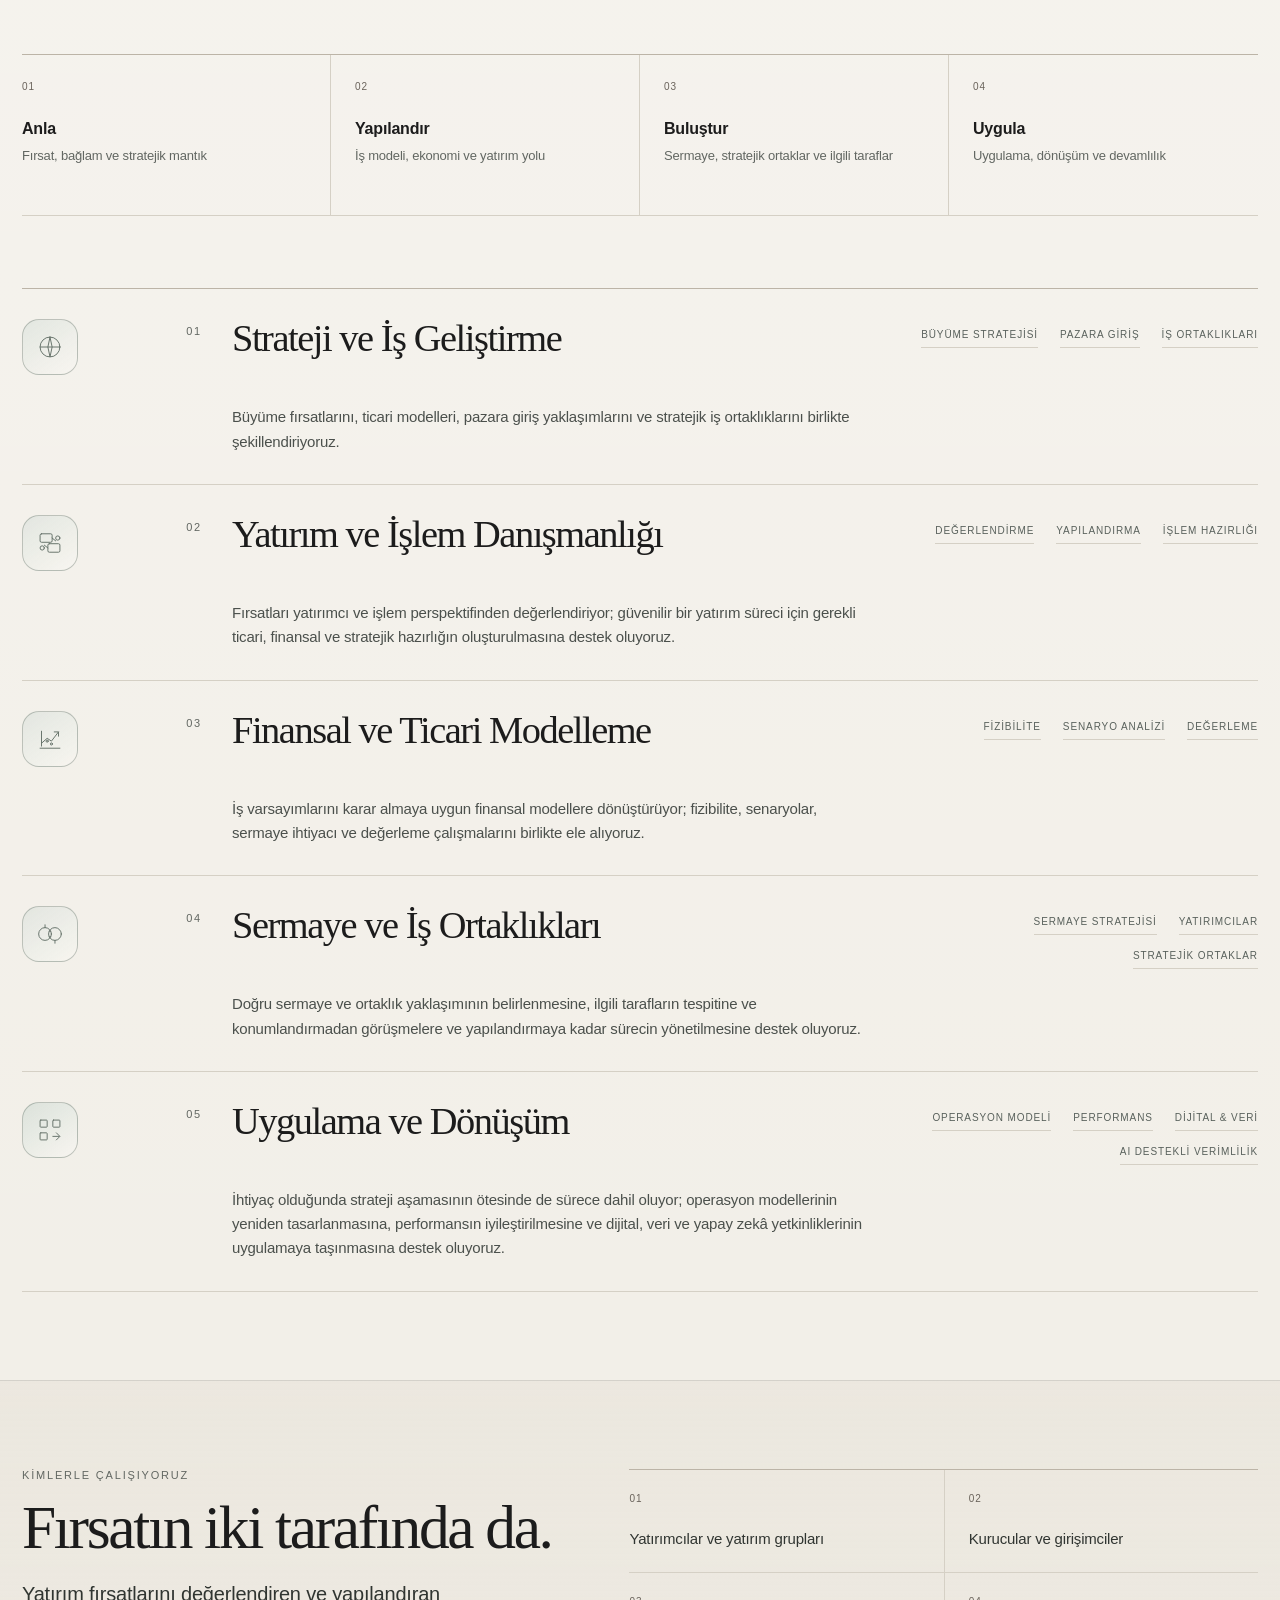
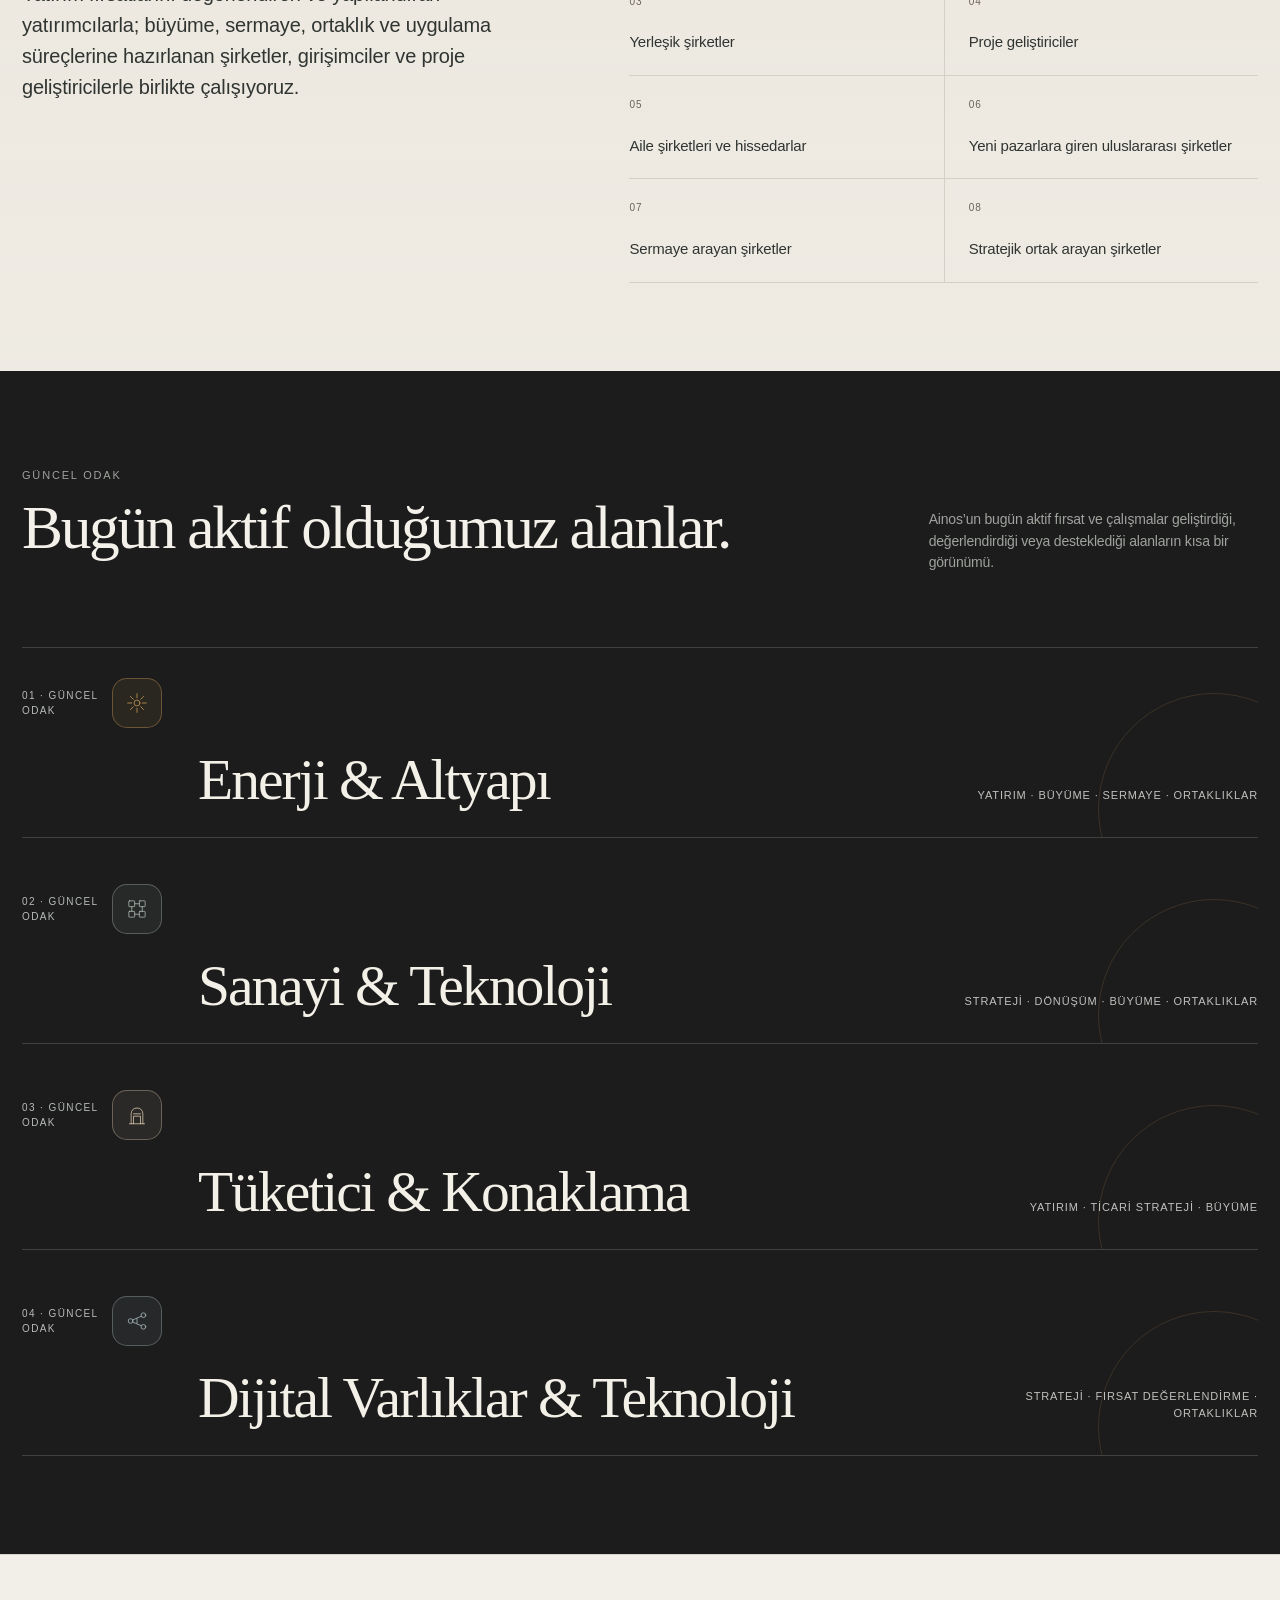
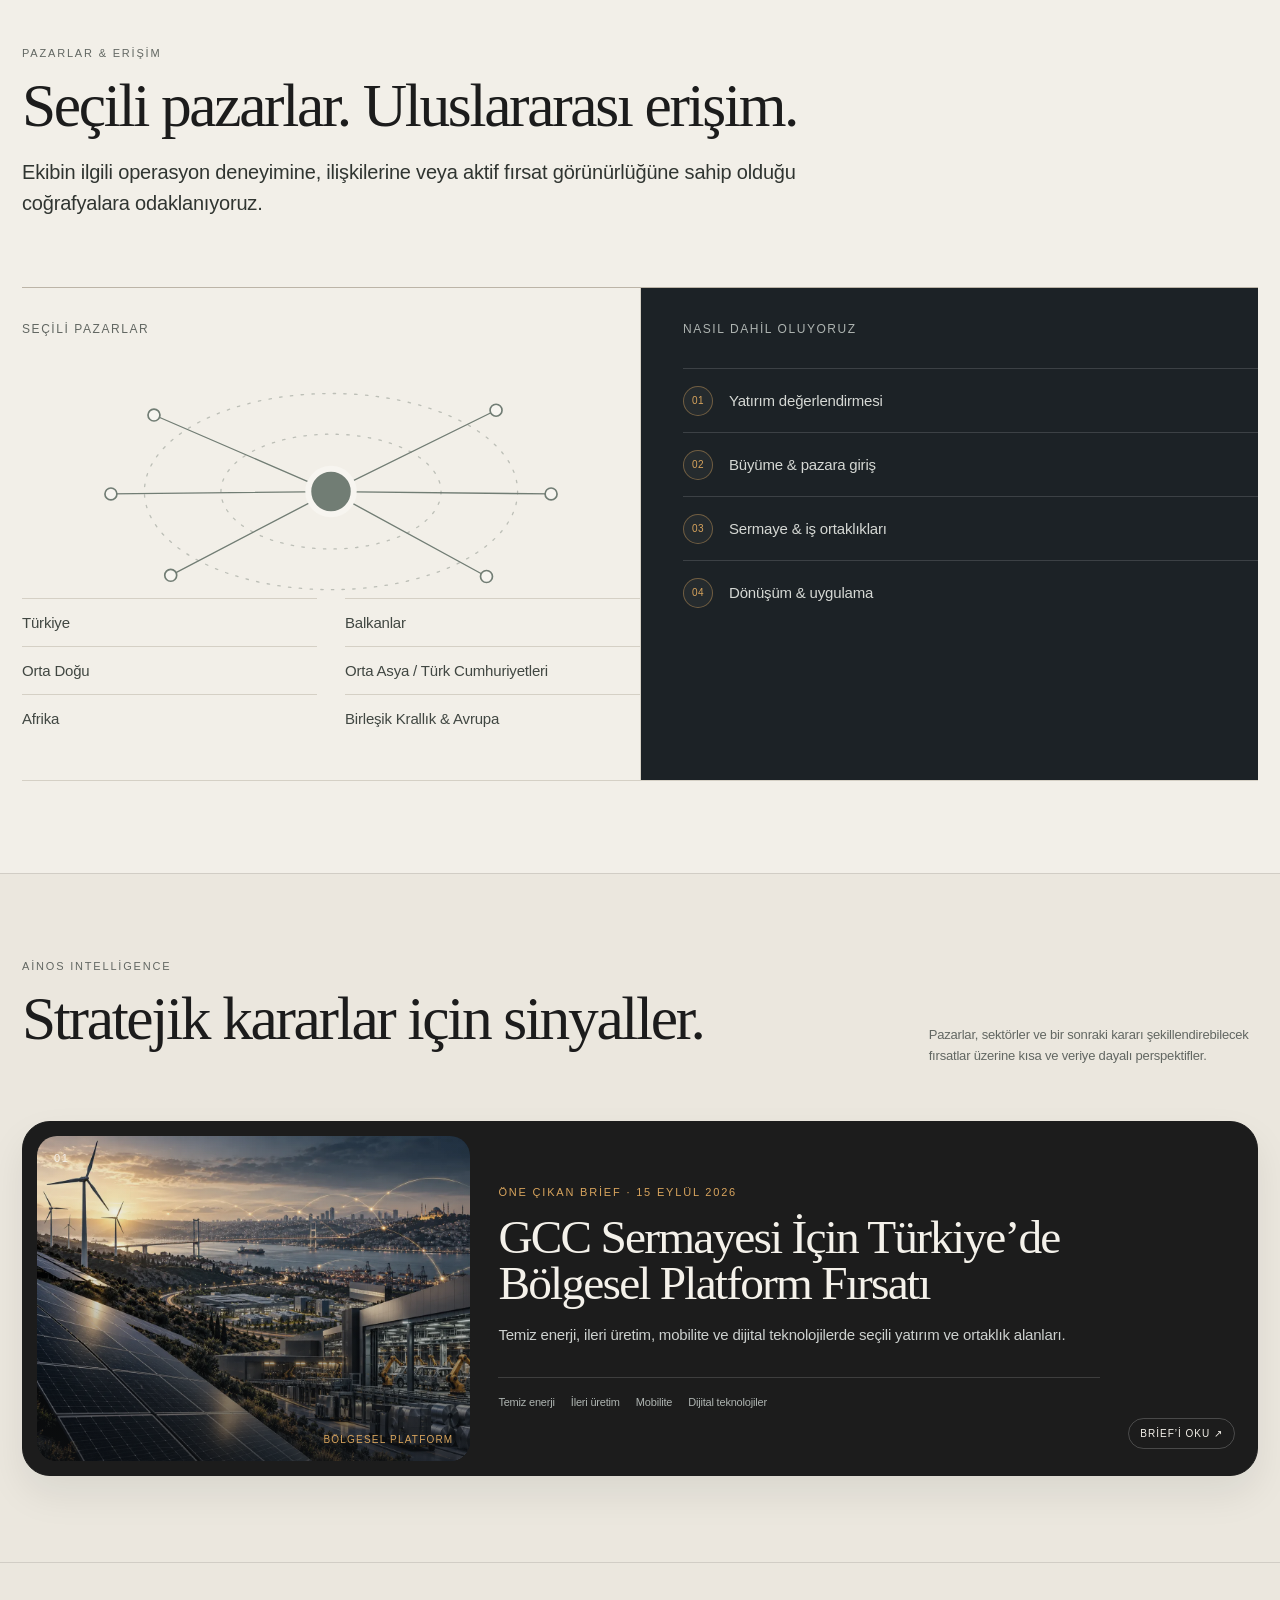
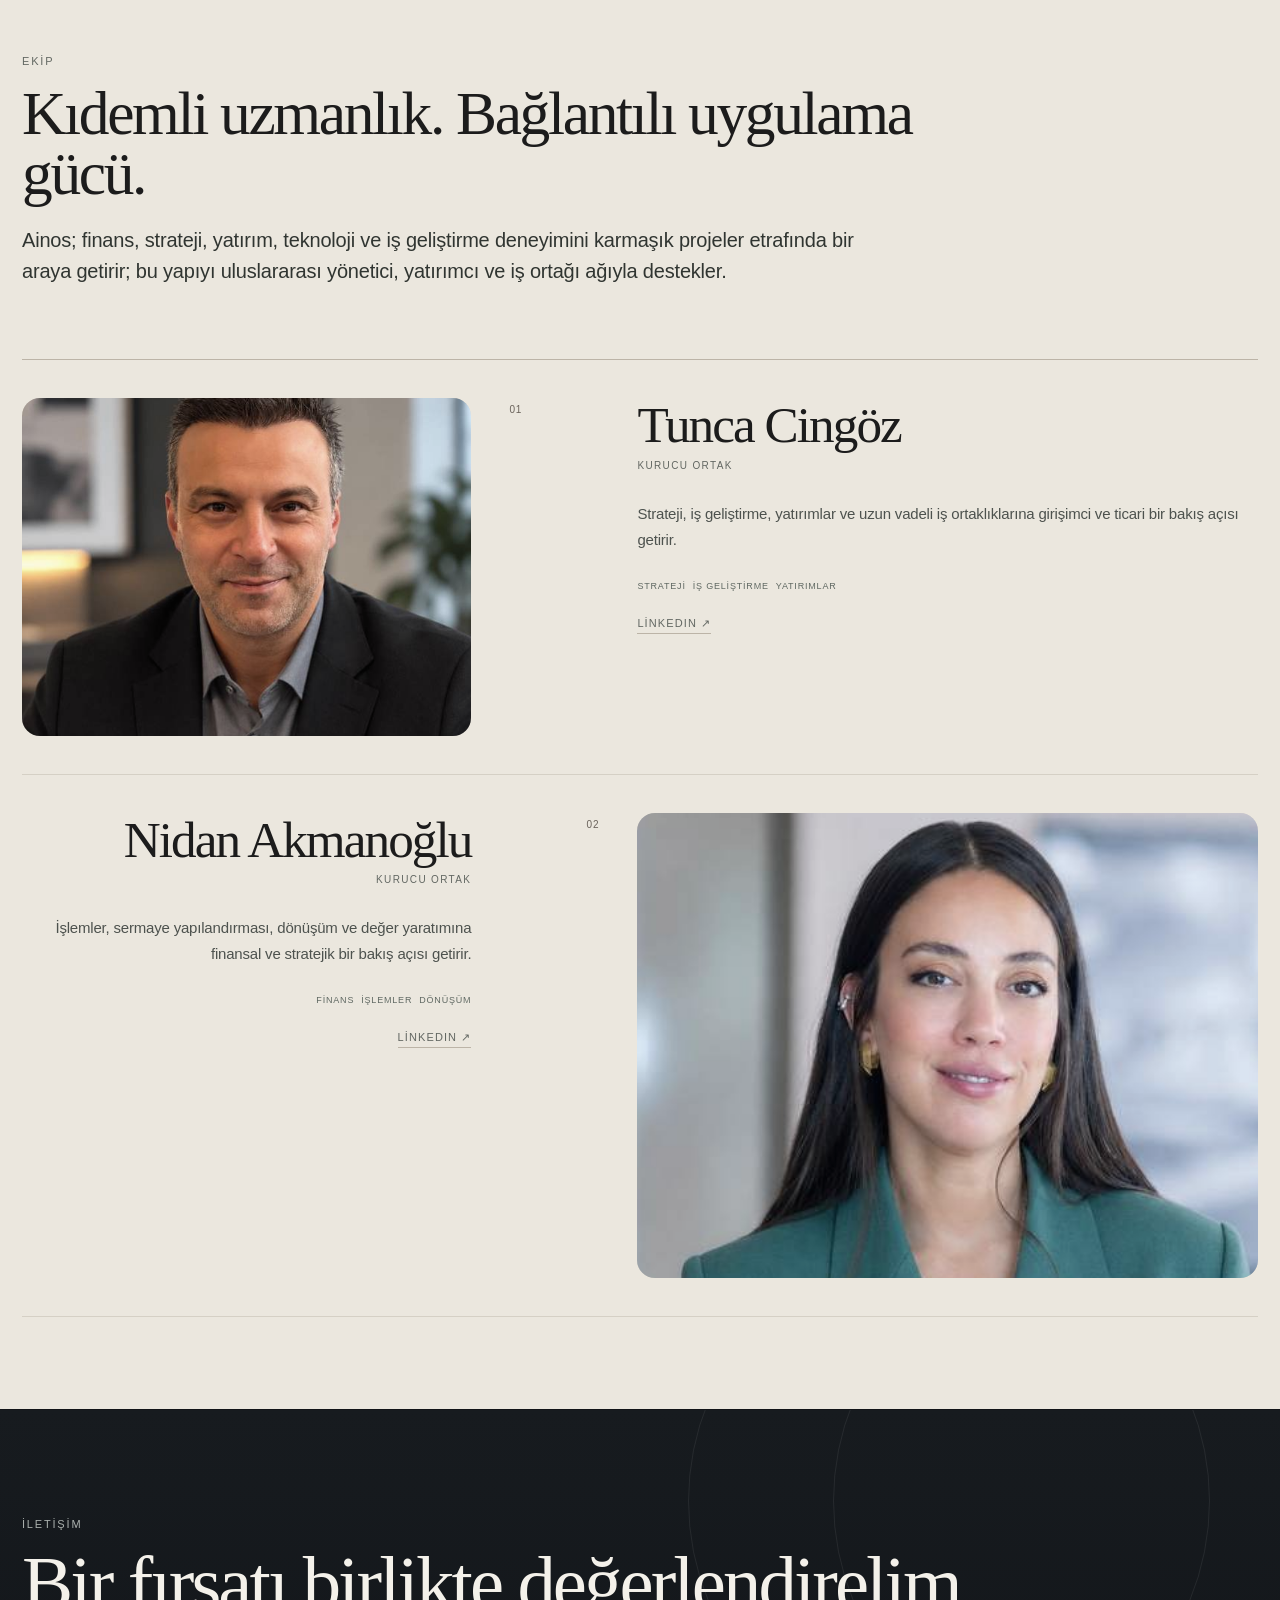
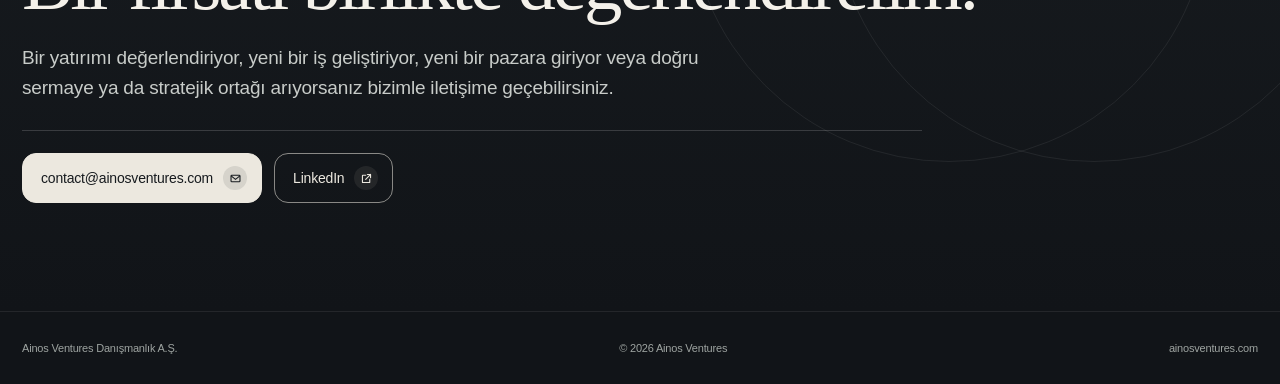
<file: tr/index.html>
<!DOCTYPE html>
<html lang="tr">
<head>
  <meta charset="UTF-8">
  <meta name="viewport" content="width=device-width,initial-scale=1.0">
  <title>Ainos Ventures — Strategy. Capital. Partnership.</title>
  <meta name="description" content="Ainos Ventures; şirketler, yatırımcılar ve girişimcilerle strateji, yatırım, sermaye, iş ortaklıkları ve uygulama alanlarında çalışır.">
  <meta name="theme-color" content="#f2efe8">
  <link rel="canonical" href="https://ainosventures.com/tr/">
  <link rel="alternate" hreflang="en" href="https://ainosventures.com/en/">
  <link rel="alternate" hreflang="tr" href="https://ainosventures.com/tr/">
  <link rel="alternate" hreflang="x-default" href="https://ainosventures.com/en/">
  <link rel="icon" href="/assets/images/favicon.svg" type="image/svg+xml">
  <meta property="og:title" content="Ainos Ventures — Strategy. Capital. Partnership.">
  <meta property="og:description" content="Strateji, yatırım, sermaye, iş ortaklıkları ve uygulama — fırsattan hayata geçirmeye.">
  <meta property="og:type" content="website">
  <meta property="og:url" content="https://ainosventures.com/tr/">
  <meta property="og:site_name" content="Ainos Ventures">
  <meta property="og:locale" content="tr_TR">
  <meta property="og:locale:alternate" content="en_US">
  <meta property="og:image" content="https://ainosventures.com/assets/images/ainos-social-card.png">
  <meta property="og:image:type" content="image/png">
  <meta property="og:image:width" content="1200">
  <meta property="og:image:height" content="630">
  <meta property="og:image:alt" content="Ainos Ventures — Strategy. Capital. Partnership.">
  <meta name="twitter:card" content="summary_large_image">
  <meta name="twitter:image" content="https://ainosventures.com/assets/images/ainos-social-card.png">
  <meta name="twitter:image:alt" content="Ainos Ventures — Strategy. Capital. Partnership.">
  <link rel="stylesheet" href="/assets/css/styles.css">
  <link rel="stylesheet" href="/assets/css/site-enhancements.css">
  <link rel="stylesheet" href="/assets/css/team-tuning.css">
  <script defer src="/assets/js/main.js"></script>
</head>
<body itemscope itemtype="https://schema.org/Organization" itemid="https://ainosventures.com/#organization">
<link itemprop="url" href="https://ainosventures.com/">
<a class="skip-link" href="#main-content">Ana içeriğe geç</a>
<header class="nav">
  <div class="wrap nav-inner">
    <a class="brand" href="/tr/" aria-label="Ainos Ventures ana sayfa"><span class="mark" aria-hidden="true"><img class="brand-mark-img" itemprop="logo" src="/assets/images/ainos-monogram.svg" alt=""></span><span class="brand-name" itemprop="name">AINOS VENTURES</span></a>
    <nav class="nav-links" aria-label="Ana navigasyon">
      <a href="#what">Ne Yapıyoruz</a><a href="#focus">Güncel Odak</a><a href="#intelligence">Intelligence</a><a href="#team">Ekip</a><a href="#contact">İletişim</a>
    </nav>
    <a class="lang-link" href="/en/" hreflang="en" lang="en" aria-label="EN — Switch to English">EN</a>
  </div>
</header>
<main id="main-content">
  <section class="hero">
    <div class="wrap hero-shell">
      <div class="hero-topline"><span>Ainos Ventures · Türkiye</span><span>Strateji · Finans · Sermaye · Uygulama</span></div>
      <div class="hero-grid">
        <div class="hero-main">
          <div class="eyebrow">Strategy · Capital · Partnership</div>
          <h1 class="serif">Strategy.<br>Capital.<br>Partnership.</h1>
          <p class="hero-copy">Ainos Ventures; şirketler, yatırımcılar ve girişimcilerle birlikte karmaşık fırsatları yapılandırır, doğru sermaye ve iş ortaklarıyla buluşturur ve uygulanabilir işlere ve yatırımlara dönüşmesine destek olur.</p>
          <div class="actions"><a class="btn primary" href="#what">Kabiliyetleri İncele<span class="btn-icon" aria-hidden="true"><svg viewBox="0 0 16 16" focusable="false"><path d="M3 8h9M8 3l5 5-5 5"></path></svg></span></a><a class="btn ghost" href="#focus">Güncel Odağı Gör<span class="btn-icon" aria-hidden="true"><svg viewBox="0 0 16 16" focusable="false"><path d="M3 8h9M8 3l5 5-5 5"></path></svg></span></a></div>
          <figure class="hero-visual">
            <img src="/assets/images/hero-platform.webp" alt="" width="1600" height="900" fetchpriority="high" decoding="async">
            <figcaption><span>01</span><span>Türkiye · Bölgesel platform</span></figcaption>
          </figure>
        </div>
        <aside class="hero-side">
          <div class="side-content">
            <div class="side-label">Nasıl çalışıyoruz</div>
            <h2 class="side-title serif">Sadece danışmanlık değil. Yapılandırılmış ilerleme.</h2>
            <p class="side-copy">Strateji, finans, sermaye, iş ortaklıkları ve uygulama taraflarını birlikte ele alırız. Bir fırsatın değerlendirilmesinden iş modelinin ve yatırım yapısının oluşturulmasına, doğru sermaye ve partnerlerle buluşturulmasından uygulama desteğine kadar sürecin farklı aşamalarında çalışırız.</p>
            <div class="side-facts">
              <div class="side-fact"><span>Müşteriler</span><span>Yatırımcılar · Şirketler · Girişimciler</span></div>
              <div class="side-fact"><span>Pazarlar</span><span>Türkiye · Balkanlar · Orta Doğu · Afrika · BK & Avrupa</span></div>
              <div class="side-fact"><span>Odak</span><span>Karmaşık işler ve yatırım fırsatları</span></div>
            </div>
          </div>
          <div class="side-foot">Küçük kıdemli ekip · güçlü network · karmaşık projeler</div>
        </aside>
      </div>
    </div>
  </section>

  <section id="what">
    <div class="wrap">
      <div class="section-kicker">Ne yapıyoruz</div>
      <h2 class="serif">Fırsattan uygulamaya.</h2>
      <p class="lead">Stratejik, finansal ve ticari bakış açısını sermaye erişimi, iş ortaklıkları ve uygulama desteğiyle bir araya getiriyoruz.</p>
      <div class="model reveal">
        <div class="model-step"><div class="no">01</div><b>Anla</b><span>Fırsat, bağlam ve stratejik mantık</span></div>
        <div class="model-step"><div class="no">02</div><b>Yapılandır</b><span>İş modeli, ekonomi ve yatırım yolu</span></div>
        <div class="model-step"><div class="no">03</div><b>Buluştur</b><span>Sermaye, stratejik ortaklar ve ilgili taraflar</span></div>
        <div class="model-step"><div class="no">04</div><b>Uygula</b><span>Uygulama, dönüşüm ve devamlılık</span></div>
      </div>
      <div class="cap-grid">
        <article class="cap reveal"><div><div class="cap-head"><div class="cap-visual" aria-hidden="true"><svg class="cap-icon" viewBox="0 0 48 48" focusable="false"><circle cx="24" cy="24" r="14"></circle><path d="m24 10 3 14-3 14-3-14 3-14Z"></path><path d="M10 24h28"></path></svg></div><div class="section-kicker">01</div></div><h3>Strateji ve İş Geliştirme</h3><p>Büyüme fırsatlarını, ticari modelleri, pazara giriş yaklaşımlarını ve stratejik iş ortaklıklarını birlikte şekillendiriyoruz.</p></div><div class="tags"><span class="tag">Büyüme Stratejisi</span><span class="tag">Pazara Giriş</span><span class="tag">İş Ortaklıkları</span></div></article>
        <article class="cap reveal"><div><div class="cap-head"><div class="cap-visual" aria-hidden="true"><svg class="cap-icon" viewBox="0 0 48 48" focusable="false"><rect x="10" y="11" width="17" height="12" rx="2"></rect><rect x="21" y="25" width="17" height="12" rx="2"></rect><path d="m27 17 5 4M21 31l-5-4"></path><circle cx="35" cy="17" r="3"></circle><circle cx="13" cy="31" r="3"></circle></svg></div><div class="section-kicker">02</div></div><h3>Yatırım ve İşlem Danışmanlığı</h3><p>Fırsatları yatırımcı ve işlem perspektifinden değerlendiriyor; güvenilir bir yatırım süreci için gerekli ticari, finansal ve stratejik hazırlığın oluşturulmasına destek oluyoruz.</p></div><div class="tags"><span class="tag">Değerlendirme</span><span class="tag">Yapılandırma</span><span class="tag">İşlem Hazırlığı</span></div></article>
        <article class="cap reveal"><div><div class="cap-head"><div class="cap-visual" aria-hidden="true"><svg class="cap-icon" viewBox="0 0 48 48" focusable="false"><path d="M10 37h28M12 34V13M12 30l8-7 6 4 10-13"></path><path d="M30 14h6v6"></path><circle cx="20" cy="27" r="1.5"></circle><circle cx="26" cy="31" r="1.5"></circle></svg></div><div class="section-kicker">03</div></div><h3>Finansal ve Ticari Modelleme</h3><p>İş varsayımlarını karar almaya uygun finansal modellere dönüştürüyor; fizibilite, senaryolar, sermaye ihtiyacı ve değerleme çalışmalarını birlikte ele alıyoruz.</p></div><div class="tags"><span class="tag">Fizibilite</span><span class="tag">Senaryo Analizi</span><span class="tag">Değerleme</span></div></article>
        <article class="cap reveal"><div><div class="cap-head"><div class="cap-visual" aria-hidden="true"><svg class="cap-icon" viewBox="0 0 48 48" focusable="false"><circle cx="17" cy="24" r="9"></circle><circle cx="31" cy="24" r="9"></circle><path d="M23 20h2M23 28h2"></path><path d="M17 15v-4M31 33v4"></path></svg></div><div class="section-kicker">04</div></div><h3>Sermaye ve İş Ortaklıkları</h3><p>Doğru sermaye ve ortaklık yaklaşımının belirlenmesine, ilgili tarafların tespitine ve konumlandırmadan görüşmelere ve yapılandırmaya kadar sürecin yönetilmesine destek oluyoruz.</p></div><div class="tags"><span class="tag">Sermaye Stratejisi</span><span class="tag">Yatırımcılar</span><span class="tag">Stratejik Ortaklar</span></div></article>
        <article class="cap full reveal"><div><div class="cap-head"><div class="cap-visual" aria-hidden="true"><svg class="cap-icon" viewBox="0 0 48 48" focusable="false"><rect x="10" y="10" width="10" height="10" rx="1"></rect><rect x="28" y="10" width="10" height="10" rx="1"></rect><rect x="10" y="28" width="10" height="10" rx="1"></rect><path d="M28 33h9M33 28l5 5-5 5"></path></svg></div><div class="section-kicker">05</div></div><h3>Uygulama ve Dönüşüm</h3><p>İhtiyaç olduğunda strateji aşamasının ötesinde de sürece dahil oluyor; operasyon modellerinin yeniden tasarlanmasına, performansın iyileştirilmesine ve dijital, veri ve yapay zekâ yetkinliklerinin uygulamaya taşınmasına destek oluyoruz.</p></div><div class="tags"><span class="tag">Operasyon Modeli</span><span class="tag">Performans</span><span class="tag">Dijital & Veri</span><span class="tag">AI Destekli Verimlilik</span></div></article>
      </div>
    </div>
  </section>

  <section class="soft-section">
    <div class="wrap dual">
      <div>
        <div class="section-kicker">Kimlerle çalışıyoruz</div>
        <h2 class="serif">Fırsatın iki tarafında da.</h2>
        <p class="lead">Yatırım fırsatlarını değerlendiren ve yapılandıran yatırımcılarla; büyüme, sermaye, ortaklık ve uygulama süreçlerine hazırlanan şirketler, girişimciler ve proje geliştiricilerle birlikte çalışıyoruz.</p>
      </div>
      <div class="audience-grid">
        <div class="audience reveal"><span class="audience-index">01</span>Yatırımcılar ve yatırım grupları</div>
        <div class="audience reveal"><span class="audience-index">02</span>Kurucular ve girişimciler</div>
        <div class="audience reveal"><span class="audience-index">03</span>Yerleşik şirketler</div>
        <div class="audience reveal"><span class="audience-index">04</span>Proje geliştiriciler</div>
        <div class="audience reveal"><span class="audience-index">05</span>Aile şirketleri ve hissedarlar</div>
        <div class="audience reveal"><span class="audience-index">06</span>Yeni pazarlara giren uluslararası şirketler</div>
        <div class="audience reveal"><span class="audience-index">07</span>Sermaye arayan şirketler</div>
        <div class="audience reveal"><span class="audience-index">08</span>Stratejik ortak arayan şirketler</div>
      </div>
    </div>
  </section>

  <section id="focus">
    <div class="wrap">
      <div class="section-head">
        <div><div class="section-kicker">Güncel Odak</div><h2 class="serif">Bugün aktif olduğumuz alanlar.</h2></div>
        <p class="section-note">Ainos’un bugün aktif fırsat ve çalışmalar geliştirdiği, değerlendirdiği veya desteklediği alanların kısa bir görünümü.</p>
      </div>
      <div class="work-grid current-focus-grid">
        <article class="work focus-card focus-energy reveal"><div class="work-topline"><div class="work-meta">01 · Güncel Odak</div><div class="focus-card-icon" aria-hidden="true"><svg viewBox="0 0 48 48" focusable="false"><circle cx="24" cy="24" r="5"></circle><path d="M24 8v7M24 33v7M8 24h7M33 24h7M12.7 12.7l5 5M30.3 30.3l5 5M35.3 12.7l-5 5M17.7 30.3l-5 5"></path></svg></div></div><div><h3 class="focus-title serif">Enerji & Altyapı</h3></div><div class="work-role">Yatırım · büyüme · sermaye · ortaklıklar</div></article>
        <article class="work focus-card focus-industrial reveal"><div class="work-topline"><div class="work-meta">02 · Güncel Odak</div><div class="focus-card-icon" aria-hidden="true"><svg viewBox="0 0 48 48" focusable="false"><rect x="10" y="10" width="10" height="10" rx="1"></rect><rect x="28" y="10" width="10" height="10" rx="1"></rect><rect x="10" y="28" width="10" height="10" rx="1"></rect><rect x="28" y="28" width="10" height="10" rx="1"></rect><path d="M20 15h8M15 20v8M33 20v8M20 33h8"></path></svg></div></div><div><h3 class="focus-title serif">Sanayi & Teknoloji</h3></div><div class="work-role">Strateji · dönüşüm · büyüme · ortaklıklar</div></article>
        <article class="work focus-card focus-consumer reveal"><div class="work-topline"><div class="work-meta">03 · Güncel Odak</div><div class="focus-card-icon" aria-hidden="true"><svg viewBox="0 0 48 48" focusable="false"><path d="M11 39h26M14 39V22c0-6 4-10 10-10s10 4 10 10v17"></path><path d="M18 39V26h12v13M18 22h12"></path></svg></div></div><div><h3 class="focus-title serif">Tüketici & Konaklama</h3></div><div class="work-role">Yatırım · ticari strateji · büyüme</div></article>
        <article class="work focus-card focus-digital reveal"><div class="work-topline"><div class="work-meta">04 · Güncel Odak</div><div class="focus-card-icon" aria-hidden="true"><svg viewBox="0 0 48 48" focusable="false"><circle cx="13" cy="24" r="4"></circle><circle cx="35" cy="14" r="4"></circle><circle cx="35" cy="34" r="4"></circle><path d="m17 22 14-6M17 26l14 6"></path><path d="M24 20v8"></path></svg></div></div><div><h3 class="focus-title serif">Dijital Varlıklar & Teknoloji</h3></div><div class="work-role">Strateji · fırsat değerlendirme · ortaklıklar</div></article>
      </div>
    </div>
  </section>




  <section>
    <div class="wrap">
      <div class="section-kicker">Pazarlar & erişim</div>
      <h2 class="serif">Seçili pazarlar. Uluslararası erişim.</h2>
      <p class="lead">Ekibin ilgili operasyon deneyimine, ilişkilerine veya aktif fırsat görünürlüğüne sahip olduğu coğrafyalara odaklanıyoruz.</p>
      <div class="focus-grid market-grid">
        <div class="panel market-panel reveal"><div class="panel-title">Seçili pazarlar</div><div class="market-orbit" aria-hidden="true"><svg viewBox="0 0 520 220" focusable="false"><path d="M260 110 112 46M260 110 398 42M260 110 444 112M260 110 390 181M260 110 126 180M260 110 76 112"></path><ellipse cx="260" cy="110" rx="92" ry="48"></ellipse><ellipse cx="260" cy="110" rx="156" ry="82"></ellipse><circle cx="260" cy="110" r="19"></circle><circle cx="112" cy="46" r="5"></circle><circle cx="398" cy="42" r="5"></circle><circle cx="444" cy="112" r="5"></circle><circle cx="390" cy="181" r="5"></circle><circle cx="126" cy="180" r="5"></circle><circle cx="76" cy="112" r="5"></circle></svg></div><div class="pills"><span class="pill">Türkiye</span><span class="pill">Balkanlar</span><span class="pill">Orta Doğu</span><span class="pill">Orta Asya / Türk Cumhuriyetleri</span><span class="pill">Afrika</span><span class="pill">Birleşik Krallık & Avrupa</span></div></div>
        <div class="panel engagement-panel reveal"><div class="panel-title">Nasıl dahil oluyoruz</div><div class="focus-list engagement-list"><div>Yatırım değerlendirmesi</div><div>Büyüme & pazara giriş</div><div>Sermaye & iş ortaklıkları</div><div>Dönüşüm & uygulama</div></div></div>
      </div>
    </div>
  </section>


  <section id="intelligence" class="intelligence-section">
    <div class="wrap">
      <div class="section-head">
        <div><div class="section-kicker">Ainos Intelligence</div><h2 class="serif">Stratejik kararlar için sinyaller.</h2></div>
        <p class="section-note">Pazarlar, sektörler ve bir sonraki kararı şekillendirebilecek fırsatlar üzerine kısa ve veriye dayalı perspektifler.</p>
      </div>
      <a class="insight-card insight-link reveal" href="/tr/intelligence/turkiye-regional-platform/">
        <div class="insight-card-media">
          <img src="/assets/images/intelligence-infrastructure.webp" alt="" width="1200" height="900" loading="lazy" decoding="async">
          <span class="insight-card-index">01</span>
          <span class="insight-card-media-label">Bölgesel platform</span>
        </div>
        <div class="insight-card-copy"><div class="section-kicker">Öne çıkan brief · 15 Eylül 2026</div><h3 class="serif">GCC Sermayesi İçin Türkiye’de Bölgesel Platform Fırsatı</h3><p>Temiz enerji, ileri üretim, mobilite ve dijital teknolojilerde seçili yatırım ve ortaklık alanları.</p><div class="insight-card-topics"><span>Temiz enerji</span><span>İleri üretim</span><span>Mobilite</span><span>Dijital teknolojiler</span></div></div>
        <span class="insight-badge">Brief’i oku ↗</span>
      </a>
    </div>
  </section>

  <section id="team" class="soft-section">
    <div class="wrap">
      <div class="section-kicker">Ekip</div>
      <h2 class="serif">Kıdemli uzmanlık. Bağlantılı uygulama gücü.</h2>
      <p class="lead">Ainos; finans, strateji, yatırım, teknoloji ve iş geliştirme deneyimini karmaşık projeler etrafında bir araya getirir; bu yapıyı uluslararası yönetici, yatırımcı ve iş ortağı ağıyla destekler.</p>
      <div class="team-grid team-grid-two">
        <article class="person reveal">
          <div class="person-photo-wrap"><img class="person-photo" src="/assets/images/tunca-web.jpg" alt="" loading="lazy" decoding="async" width="600" height="800" data-person="Tunca Cingöz"></div>
          <div class="person-no">01</div><h3 class="serif">Tunca Cingöz</h3><div class="person-role">Kurucu Ortak</div><p>Strateji, iş geliştirme, yatırımlar ve uzun vadeli iş ortaklıklarına girişimci ve ticari bir bakış açısı getirir.</p><div class="person-tags"><span class="person-tag">Strateji</span><span class="person-tag">İş Geliştirme</span><span class="person-tag">Yatırımlar</span></div>
          <a class="person-link" href="https://www.linkedin.com/in/tunca-cingöz-429592a/" target="_blank" rel="noopener noreferrer" aria-label="Tunca Cingöz LinkedIn profilini yeni sekmede aç">LinkedIn ↗</a>
        </article>
        <article class="person reveal">
          <div class="person-photo-wrap"><img class="person-photo" src="/assets/images/nidan-web.jpg" alt="" loading="lazy" decoding="async" width="600" height="784" data-person="Nidan Akmanoğlu"></div>
          <div class="person-no">02</div><h3 class="serif">Nidan Akmanoğlu</h3><div class="person-role">Kurucu Ortak</div><p>İşlemler, sermaye yapılandırması, dönüşüm ve değer yaratımına finansal ve stratejik bir bakış açısı getirir.</p><div class="person-tags"><span class="person-tag">Finans</span><span class="person-tag">İşlemler</span><span class="person-tag">Dönüşüm</span></div>
          <a class="person-link" href="https://www.linkedin.com/in/nidan-akmanoglu-163b6918/" target="_blank" rel="noopener noreferrer" aria-label="Nidan Akmanoğlu LinkedIn profilini yeni sekmede aç">LinkedIn ↗</a>
        </article>
      </div>
    </div>
  </section>

  <section id="contact" class="contact">
    <div class="wrap">
      <div class="section-kicker">İletişim</div>
      <h2 class="serif">Bir fırsatı birlikte değerlendirelim.</h2>
      <p>Bir yatırımı değerlendiriyor, yeni bir iş geliştiriyor, yeni bir pazara giriyor veya doğru sermaye ya da stratejik ortağı arıyorsanız bizimle iletişime geçebilirsiniz.</p>
      <div class="contact-actions">
        <a class="btn" itemprop="email" href="mailto:contact@ainosventures.com">contact@ainosventures.com<span class="btn-icon btn-icon-mail" aria-hidden="true"><svg viewBox="0 0 16 16" focusable="false"><rect x="2.5" y="4" width="11" height="8" rx="1"></rect><path d="m3 5 5 4 5-4"></path></svg></span></a>
        <a class="btn company-link" itemprop="sameAs" href="https://www.linkedin.com/company/ainos-ventures/" target="_blank" rel="noopener noreferrer" aria-label="Ainos Ventures LinkedIn sayfasını yeni sekmede aç">LinkedIn<span class="btn-icon btn-icon-external" aria-hidden="true"><svg viewBox="0 0 16 16" focusable="false"><path d="M9 3h4v4M13 3 7 9"></path><path d="M12 9v3.5a.5.5 0 0 1-.5.5h-8a.5.5 0 0 1-.5-.5v-8a.5.5 0 0 1 .5-.5H7"></path></svg></span></a>
      </div>
    </div>
  </section>
</main>
<footer><div class="wrap footer-inner"><span itemprop="legalName">Ainos Ventures Danışmanlık A.Ş.</span><span>© <span data-current-year></span> Ainos Ventures</span><span>ainosventures.com</span></div></footer>
</body>
</html>
</file>
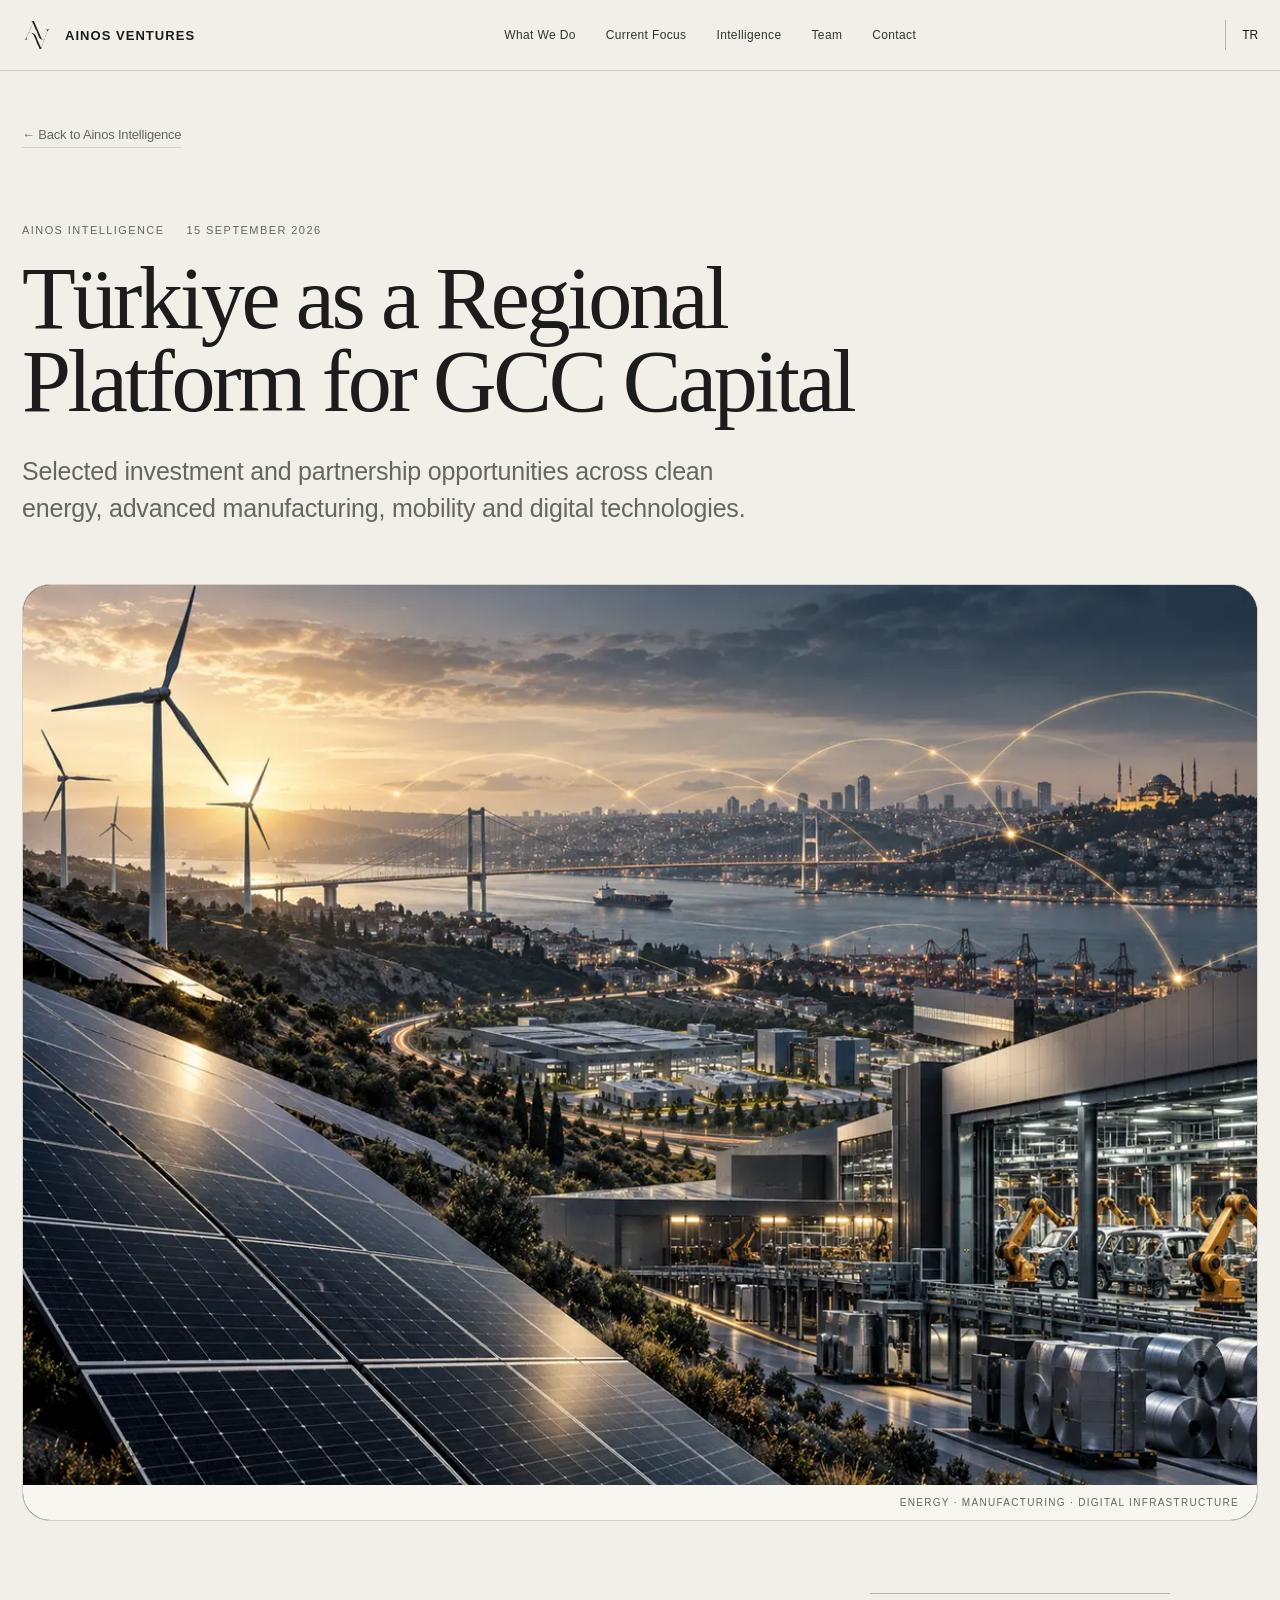
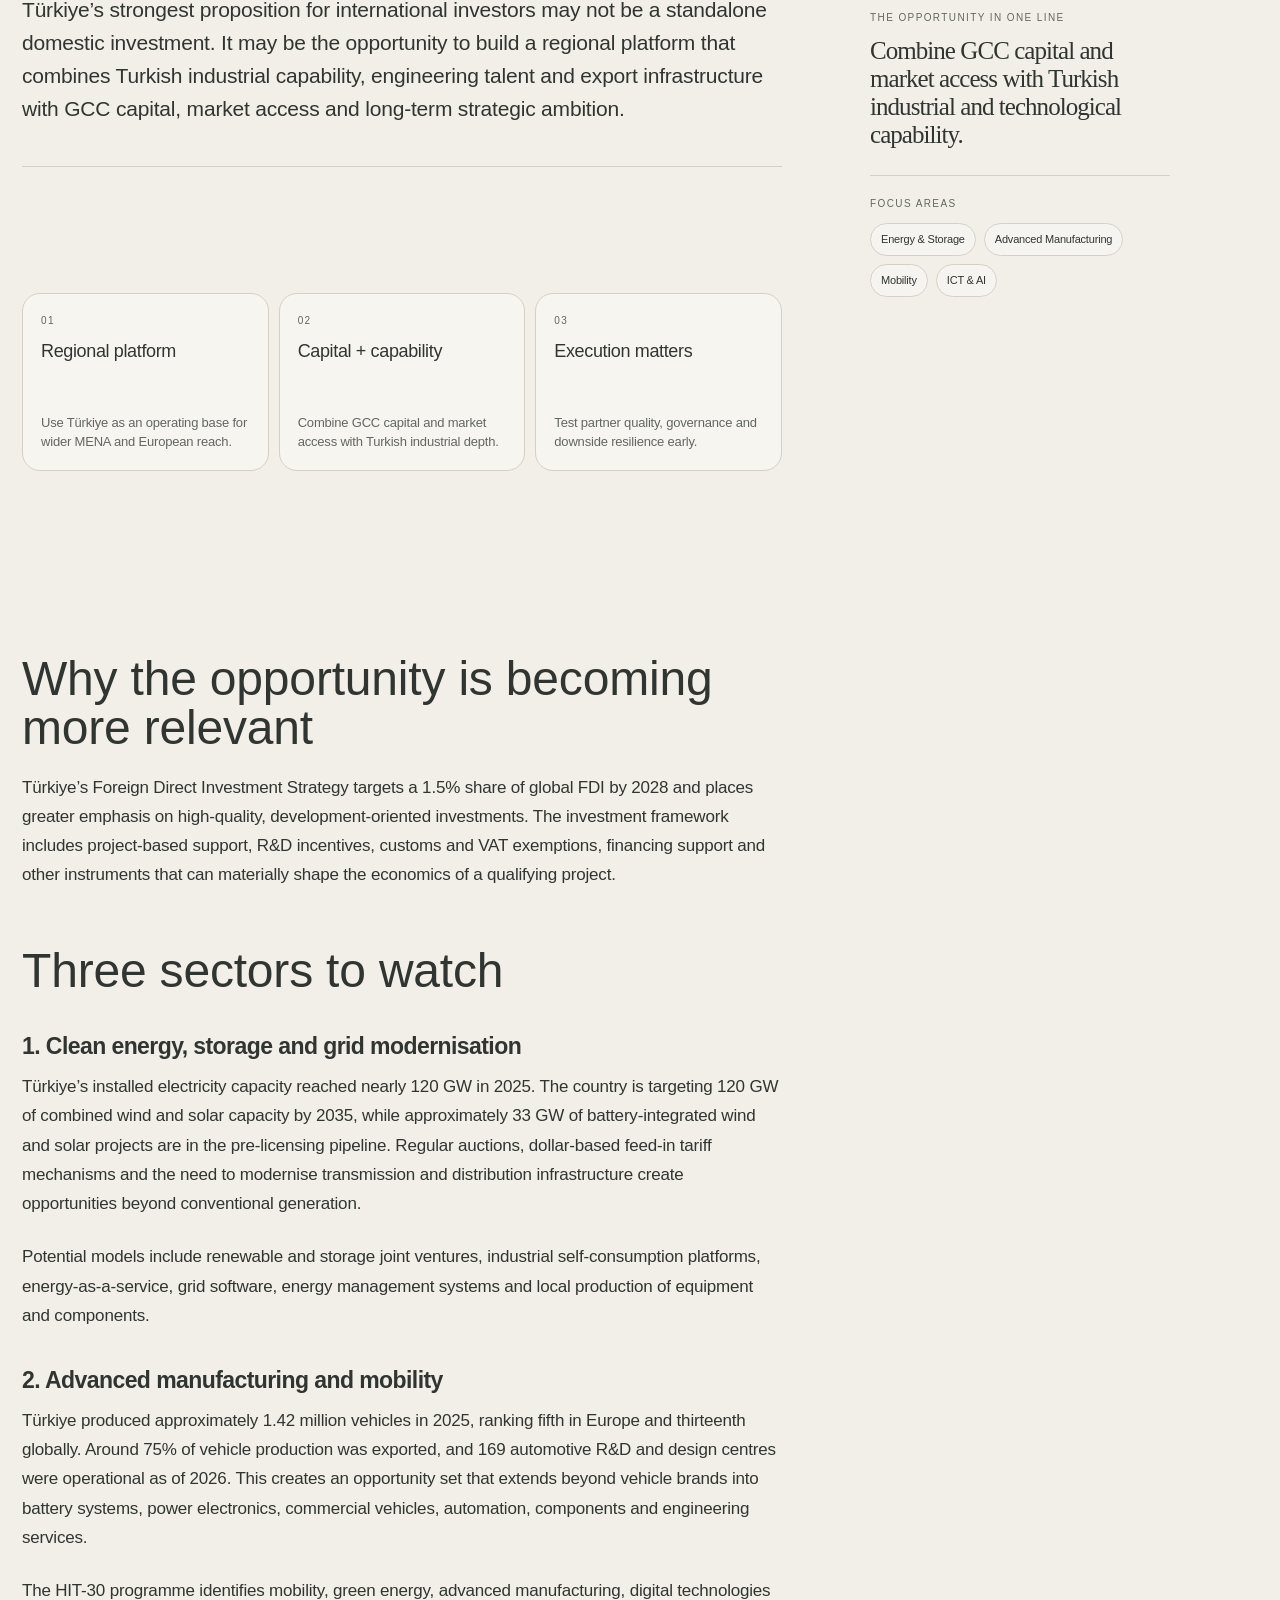
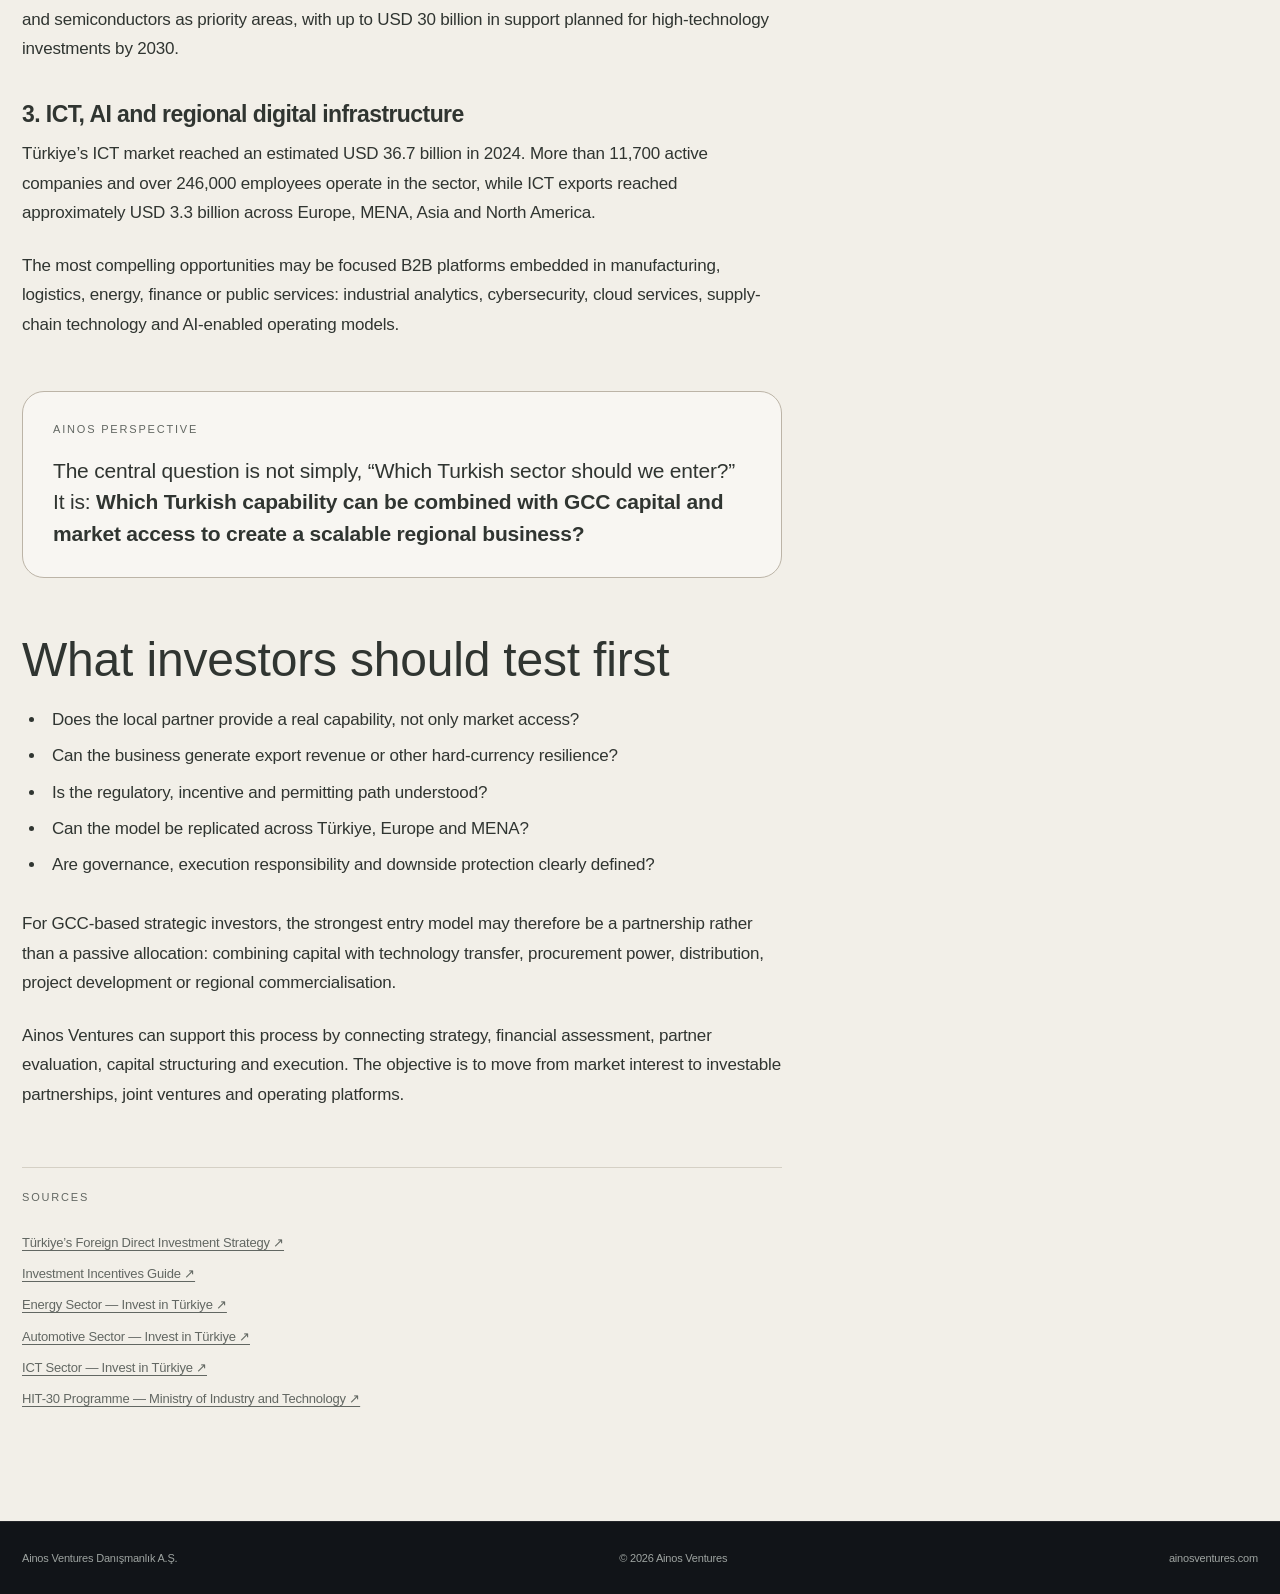
<file: en/intelligence/turkiye-regional-platform/index.html>
<!DOCTYPE html>
<html lang="en">
<head>
  <meta charset="UTF-8">
  <meta name="viewport" content="width=device-width,initial-scale=1.0">
  <title>Türkiye as a Regional Platform for GCC Capital — Ainos Intelligence</title>
  <meta name="description" content="Ainos Intelligence explores selected investment and partnership opportunities in Türkiye for GCC capital across energy, advanced manufacturing, mobility and ICT.">
  <meta name="theme-color" content="#f2efe8">
  <link rel="canonical" href="https://ainosventures.com/en/intelligence/turkiye-regional-platform/">
  <link rel="alternate" hreflang="en" href="https://ainosventures.com/en/intelligence/turkiye-regional-platform/">
  <link rel="alternate" hreflang="tr" href="https://ainosventures.com/tr/intelligence/turkiye-regional-platform/">
  <link rel="alternate" hreflang="x-default" href="https://ainosventures.com/en/intelligence/turkiye-regional-platform/">
  <link rel="icon" href="/assets/images/favicon.svg" type="image/svg+xml">
  <meta property="og:title" content="Türkiye as a Regional Platform for GCC Capital">
  <meta property="og:description" content="Selected investment and partnership opportunities in Türkiye for GCC capital.">
  <meta property="og:type" content="article">
  <meta property="og:url" content="https://ainosventures.com/en/intelligence/turkiye-regional-platform/">
  <meta property="og:site_name" content="Ainos Ventures">
  <meta property="og:locale" content="en_US">
  <meta property="og:locale:alternate" content="tr_TR">
  <meta property="og:image" content="https://ainosventures.com/assets/images/ainos-social-card.png">
  <meta name="twitter:card" content="summary_large_image">
  <meta name="twitter:image" content="https://ainosventures.com/assets/images/ainos-social-card.png">
  <link rel="stylesheet" href="/assets/css/styles.css">
  <link rel="stylesheet" href="/assets/css/site-enhancements.css">
  <link rel="stylesheet" href="/assets/css/team-tuning.css">
  <script defer src="/assets/js/main.js"></script>
</head>
<body>
<a class="skip-link" href="#main-content">Skip to main content</a>
<header class="nav">
  <div class="wrap nav-inner">
    <a class="brand" href="/en/" aria-label="Ainos Ventures home"><span class="mark" aria-hidden="true"><img class="brand-mark-img" src="/assets/images/ainos-monogram.svg" alt=""></span><span class="brand-name">AINOS VENTURES</span></a>
    <nav class="nav-links" aria-label="Primary navigation">
      <a href="/en/#what">What We Do</a><a href="/en/#focus">Current Focus</a><a href="/en/#intelligence">Intelligence</a><a href="/en/#team">Team</a><a href="/en/#contact">Contact</a>
    </nav>
    <a class="lang-link" href="/tr/intelligence/turkiye-regional-platform/" hreflang="tr" lang="tr" aria-label="TR — Türkçeye geç">TR</a>
  </div>
</header>
<main id="main-content">
  <article class="article">
    <div class="wrap">
      <a class="article-back" href="/en/#intelligence">← Back to Ainos Intelligence</a>
      <header class="article-header">
        <div class="article-meta"><span>Ainos Intelligence</span><span>15 September 2026</span></div>
        <h1 class="serif article-title">Türkiye as a Regional Platform for GCC Capital</h1>
        <p class="article-dek">Selected investment and partnership opportunities across clean energy, advanced manufacturing, mobility and digital technologies.</p>
      </header>
      <figure class="article-hero-media">
        <img src="/assets/images/intelligence-infrastructure.webp" alt="Renewable energy, advanced manufacturing and digital infrastructure in a connected regional landscape" width="1200" height="900" fetchpriority="high" decoding="async">
        <figcaption>Energy · manufacturing · digital infrastructure</figcaption>
      </figure>
      <div class="article-layout">
        <div class="article-body">
          <p class="article-lead">Türkiye’s strongest proposition for international investors may not be a standalone domestic investment. It may be the opportunity to build a regional platform that combines Turkish industrial capability, engineering talent and export infrastructure with GCC capital, market access and long-term strategic ambition.</p>

          <section class="article-signal-grid" aria-label="Key signals">
            <div class="article-signal"><span class="article-signal-index">01</span><strong>Regional platform</strong><span>Use Türkiye as an operating base for wider MENA and European reach.</span></div>
            <div class="article-signal"><span class="article-signal-index">02</span><strong>Capital + capability</strong><span>Combine GCC capital and market access with Turkish industrial depth.</span></div>
            <div class="article-signal"><span class="article-signal-index">03</span><strong>Execution matters</strong><span>Test partner quality, governance and downside resilience early.</span></div>
          </section>

          <h2>Why the opportunity is becoming more relevant</h2>
          <p>Türkiye’s Foreign Direct Investment Strategy targets a 1.5% share of global FDI by 2028 and places greater emphasis on high-quality, development-oriented investments. The investment framework includes project-based support, R&D incentives, customs and VAT exemptions, financing support and other instruments that can materially shape the economics of a qualifying project.</p>

          <h2>Three sectors to watch</h2>
          <h3>1. Clean energy, storage and grid modernisation</h3>
          <p>Türkiye’s installed electricity capacity reached nearly 120 GW in 2025. The country is targeting 120 GW of combined wind and solar capacity by 2035, while approximately 33 GW of battery-integrated wind and solar projects are in the pre-licensing pipeline. Regular auctions, dollar-based feed-in tariff mechanisms and the need to modernise transmission and distribution infrastructure create opportunities beyond conventional generation.</p>
          <p>Potential models include renewable and storage joint ventures, industrial self-consumption platforms, energy-as-a-service, grid software, energy management systems and local production of equipment and components.</p>

          <h3>2. Advanced manufacturing and mobility</h3>
          <p>Türkiye produced approximately 1.42 million vehicles in 2025, ranking fifth in Europe and thirteenth globally. Around 75% of vehicle production was exported, and 169 automotive R&D and design centres were operational as of 2026. This creates an opportunity set that extends beyond vehicle brands into battery systems, power electronics, commercial vehicles, automation, components and engineering services.</p>
          <p>The HIT-30 programme identifies mobility, green energy, advanced manufacturing, digital technologies and semiconductors as priority areas, with up to USD 30 billion in support planned for high-technology investments by 2030.</p>

          <h3>3. ICT, AI and regional digital infrastructure</h3>
          <p>Türkiye’s ICT market reached an estimated USD 36.7 billion in 2024. More than 11,700 active companies and over 246,000 employees operate in the sector, while ICT exports reached approximately USD 3.3 billion across Europe, MENA, Asia and North America.</p>
          <p>The most compelling opportunities may be focused B2B platforms embedded in manufacturing, logistics, energy, finance or public services: industrial analytics, cybersecurity, cloud services, supply-chain technology and AI-enabled operating models.</p>

          <div class="article-callout">
            <div class="section-kicker">Ainos perspective</div>
            <p>The central question is not simply, “Which Turkish sector should we enter?” It is: <strong>Which Turkish capability can be combined with GCC capital and market access to create a scalable regional business?</strong></p>
          </div>

          <h2>What investors should test first</h2>
          <ul>
            <li>Does the local partner provide a real capability, not only market access?</li>
            <li>Can the business generate export revenue or other hard-currency resilience?</li>
            <li>Is the regulatory, incentive and permitting path understood?</li>
            <li>Can the model be replicated across Türkiye, Europe and MENA?</li>
            <li>Are governance, execution responsibility and downside protection clearly defined?</li>
          </ul>

          <p>For GCC-based strategic investors, the strongest entry model may therefore be a partnership rather than a passive allocation: combining capital with technology transfer, procurement power, distribution, project development or regional commercialisation.</p>

          <p>Ainos Ventures can support this process by connecting strategy, financial assessment, partner evaluation, capital structuring and execution. The objective is to move from market interest to investable partnerships, joint ventures and operating platforms.</p>

          <div class="article-sources">
            <div class="section-kicker">Sources</div>
            <a href="https://fdistrategy.invest.gov.tr/en" target="_blank" rel="noopener noreferrer">Türkiye’s Foreign Direct Investment Strategy ↗</a>
            <a href="https://www.invest.gov.tr/en/investmentguide/pages/incentives-guide.aspx" target="_blank" rel="noopener noreferrer">Investment Incentives Guide ↗</a>
            <a href="https://www.invest.gov.tr/en/sectors/pages/energy.aspx" target="_blank" rel="noopener noreferrer">Energy Sector — Invest in Türkiye ↗</a>
            <a href="https://www.invest.gov.tr/en/sectors/pages/automotive.aspx" target="_blank" rel="noopener noreferrer">Automotive Sector — Invest in Türkiye ↗</a>
            <a href="https://www.invest.gov.tr/en/sectors/pages/ict.aspx" target="_blank" rel="noopener noreferrer">ICT Sector — Invest in Türkiye ↗</a>
            <a href="https://hit30.sanayi.gov.tr/" target="_blank" rel="noopener noreferrer">HIT-30 Programme — Ministry of Industry and Technology ↗</a>
          </div>
        </div>
        <aside class="article-aside">
          <div class="article-aside-label">The opportunity in one line</div>
          <p class="serif">Combine GCC capital and market access with Turkish industrial and technological capability.</p>
          <div class="article-aside-rule"></div>
          <div class="article-aside-label">Focus areas</div>
          <div class="article-tags"><span>Energy & Storage</span><span>Advanced Manufacturing</span><span>Mobility</span><span>ICT & AI</span></div>
        </aside>
      </div>
    </div>
  </article>
</main>
<footer><div class="wrap footer-inner"><span>Ainos Ventures Danışmanlık A.Ş.</span><span>© <span data-current-year></span> Ainos Ventures</span><span>ainosventures.com</span></div></footer>
</body>
</html>
</file>
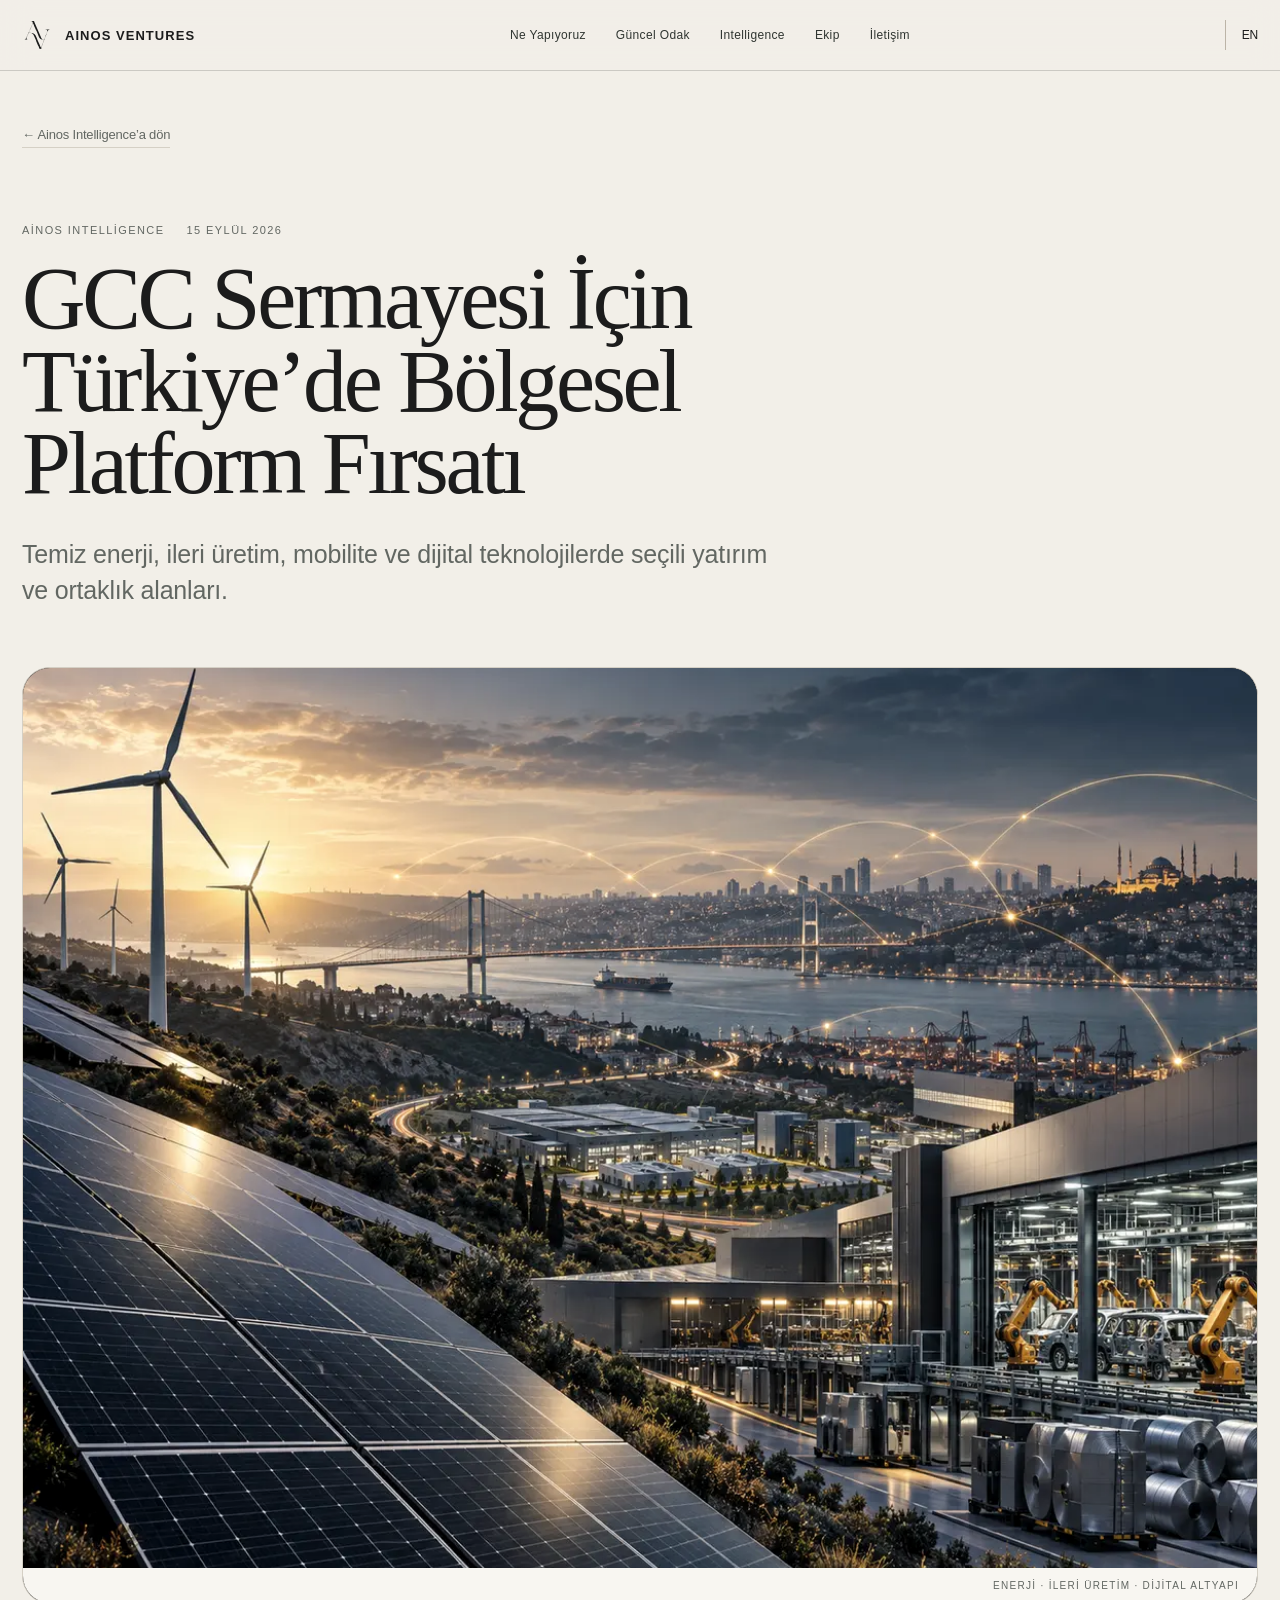
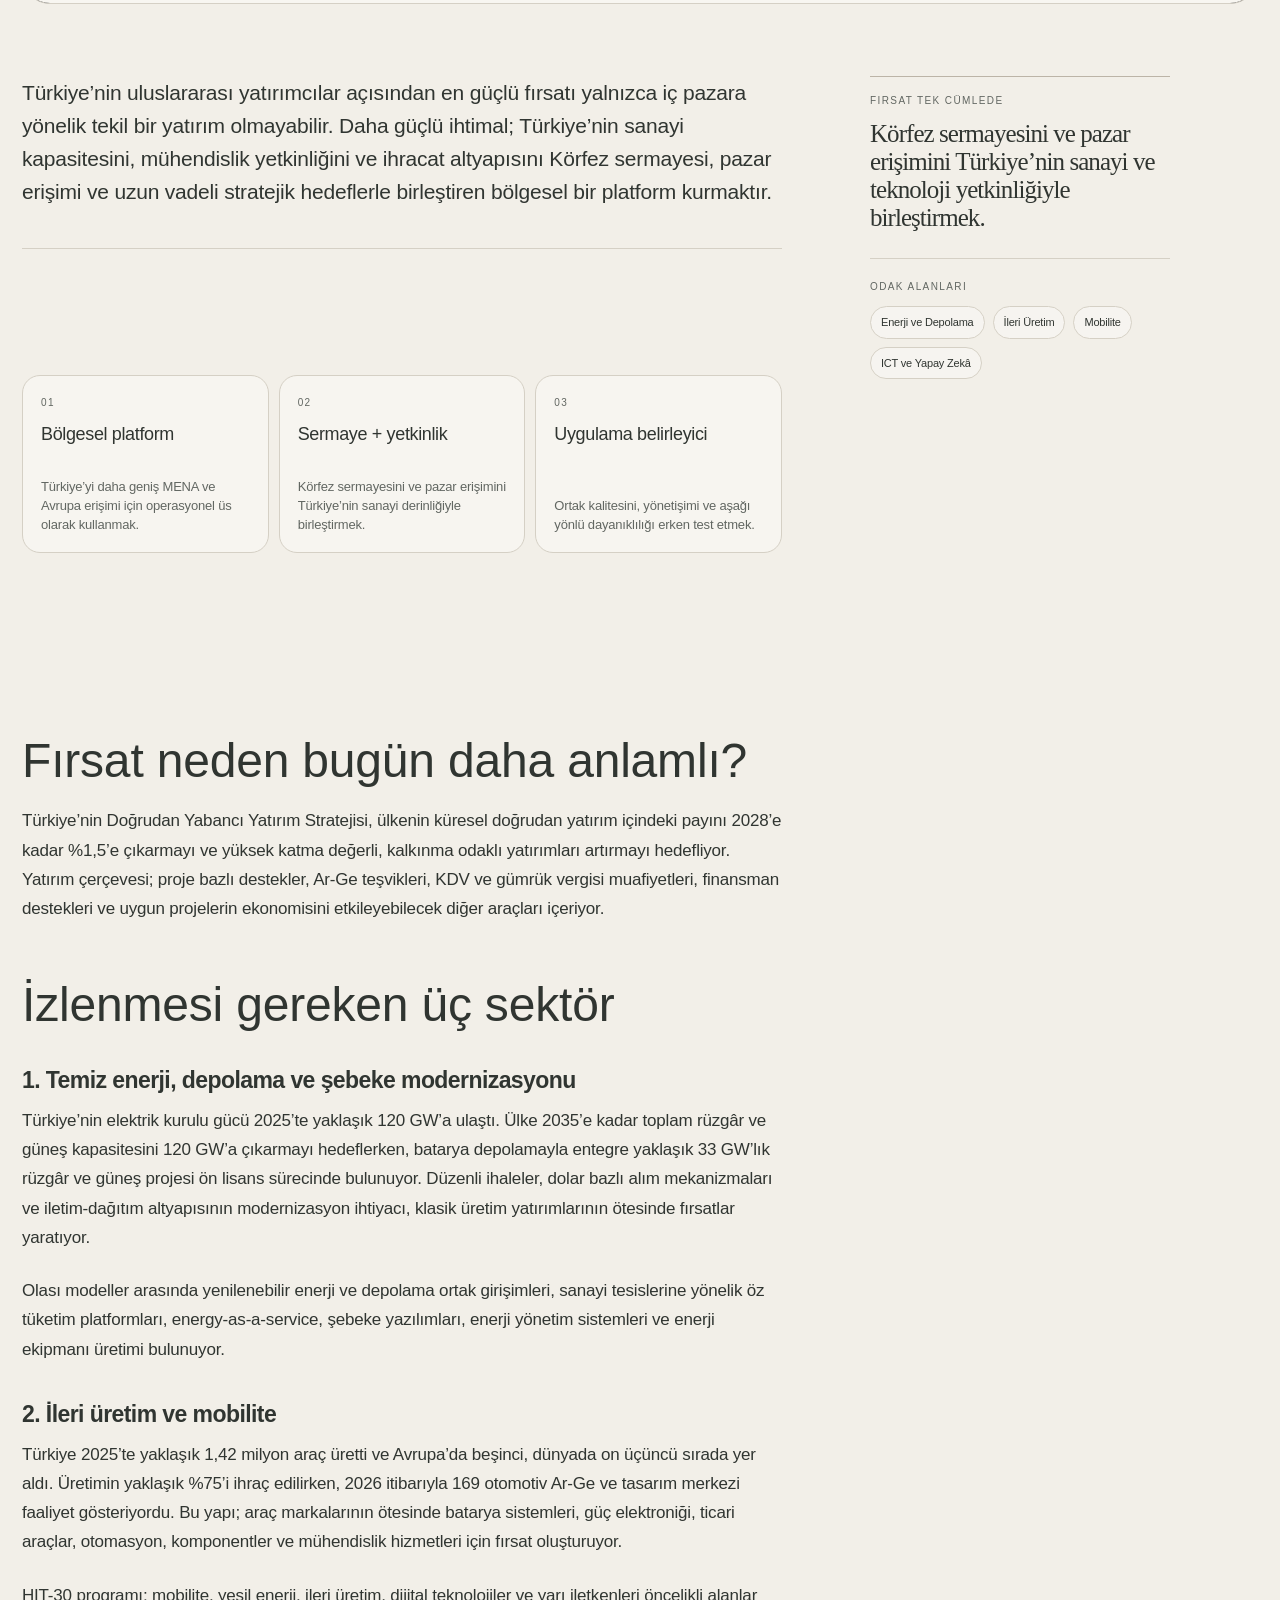
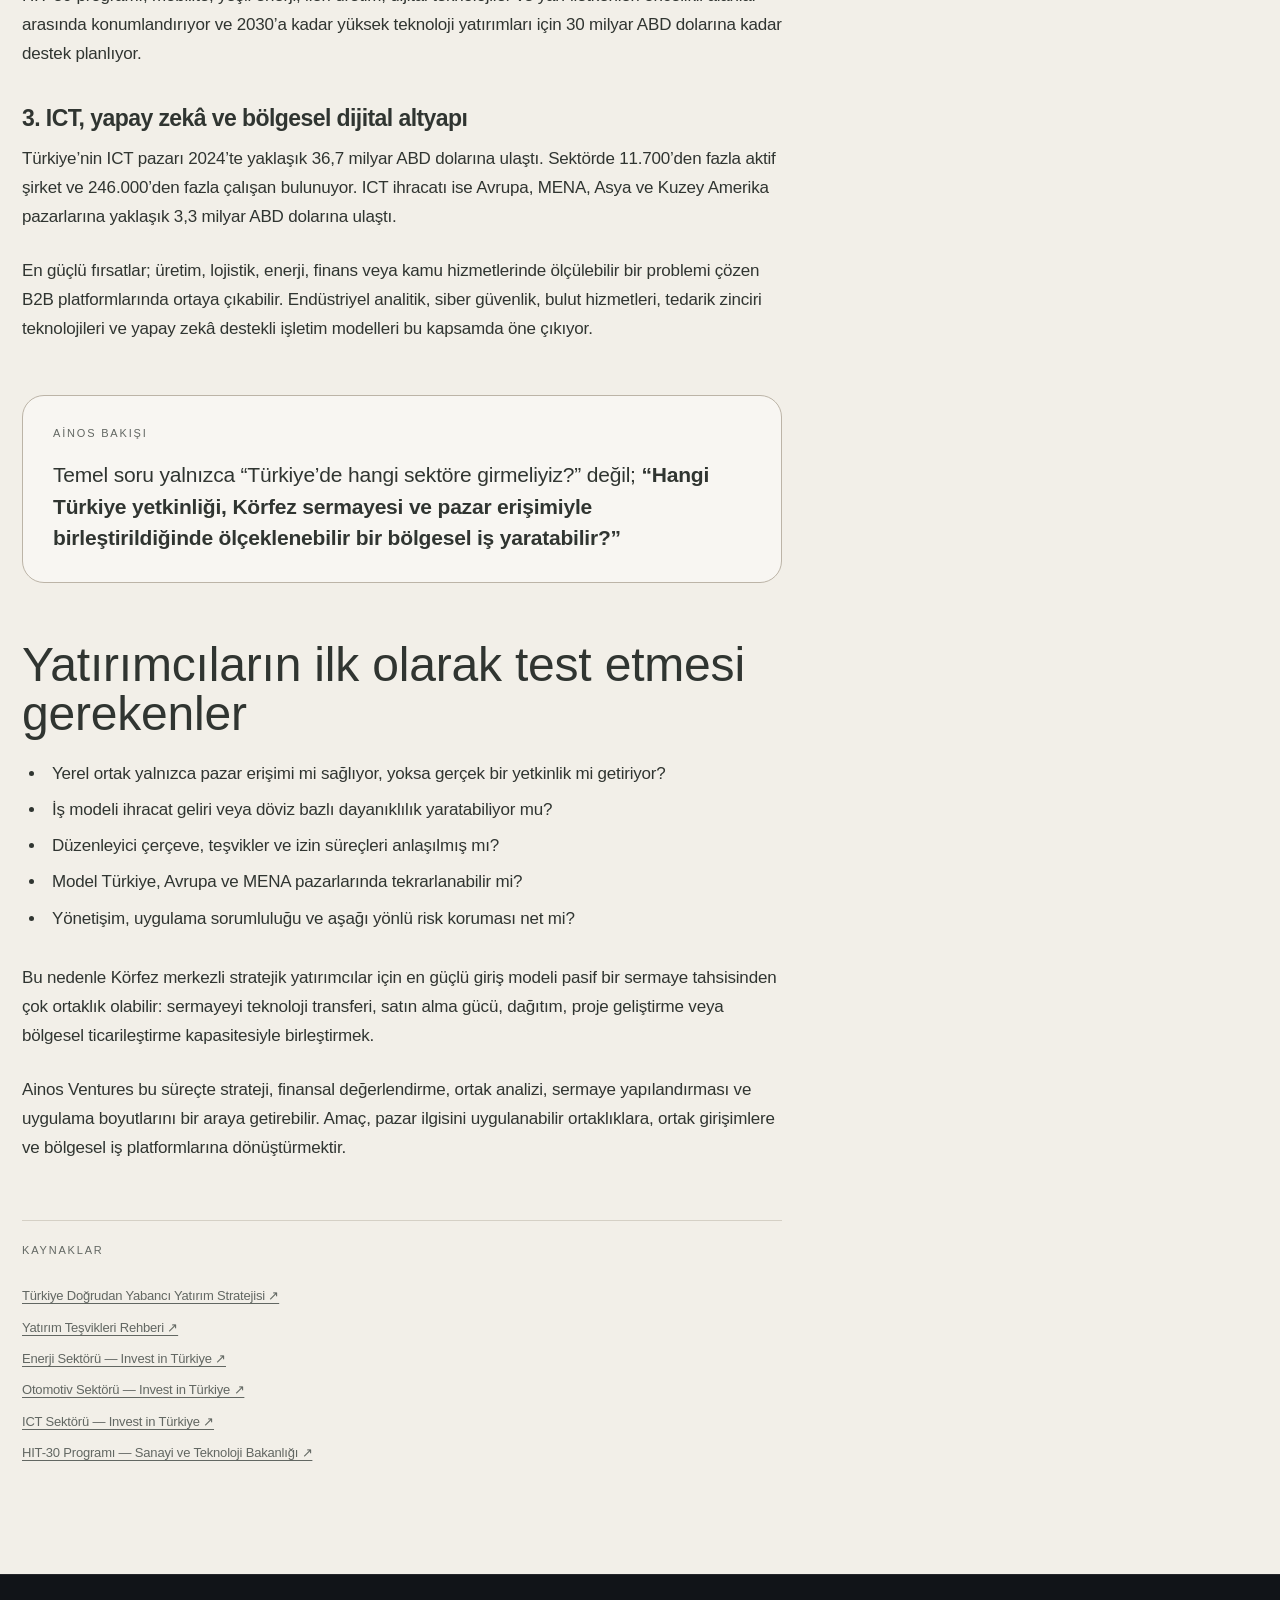
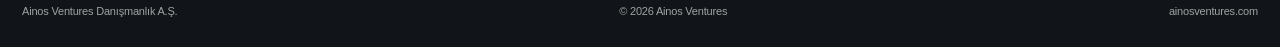
<file: tr/intelligence/turkiye-regional-platform/index.html>
<!DOCTYPE html>
<html lang="tr">
<head>
  <meta charset="UTF-8">
  <meta name="viewport" content="width=device-width,initial-scale=1.0">
  <title>GCC Sermayesi İçin Türkiye’de Bölgesel Platform Fırsatı — Ainos Intelligence</title>
  <meta name="description" content="Ainos Intelligence; Türkiye’de enerji, ileri üretim, mobilite ve ICT alanlarındaki seçili yatırım ve ortaklık fırsatlarını inceliyor.">
  <meta name="theme-color" content="#f2efe8">
  <link rel="canonical" href="https://ainosventures.com/tr/intelligence/turkiye-regional-platform/">
  <link rel="alternate" hreflang="en" href="https://ainosventures.com/en/intelligence/turkiye-regional-platform/">
  <link rel="alternate" hreflang="tr" href="https://ainosventures.com/tr/intelligence/turkiye-regional-platform/">
  <link rel="alternate" hreflang="x-default" href="https://ainosventures.com/en/intelligence/turkiye-regional-platform/">
  <link rel="icon" href="/assets/images/favicon.svg" type="image/svg+xml">
  <meta property="og:title" content="GCC Sermayesi İçin Türkiye’de Bölgesel Platform Fırsatı">
  <meta property="og:description" content="GCC sermayesi için Türkiye’de seçili yatırım ve ortaklık fırsatları.">
  <meta property="og:type" content="article">
  <meta property="og:url" content="https://ainosventures.com/tr/intelligence/turkiye-regional-platform/">
  <meta property="og:site_name" content="Ainos Ventures">
  <meta property="og:locale" content="tr_TR">
  <meta property="og:locale:alternate" content="en_US">
  <meta property="og:image" content="https://ainosventures.com/assets/images/ainos-social-card.png">
  <meta name="twitter:card" content="summary_large_image">
  <meta name="twitter:image" content="https://ainosventures.com/assets/images/ainos-social-card.png">
  <link rel="stylesheet" href="/assets/css/styles.css">
  <link rel="stylesheet" href="/assets/css/site-enhancements.css">
  <link rel="stylesheet" href="/assets/css/team-tuning.css">
  <script defer src="/assets/js/main.js"></script>
</head>
<body>
<a class="skip-link" href="#main-content">Ana içeriğe geç</a>
<header class="nav">
  <div class="wrap nav-inner">
    <a class="brand" href="/tr/" aria-label="Ainos Ventures ana sayfa"><span class="mark" aria-hidden="true"><img class="brand-mark-img" src="/assets/images/ainos-monogram.svg" alt=""></span><span class="brand-name">AINOS VENTURES</span></a>
    <nav class="nav-links" aria-label="Ana navigasyon">
      <a href="/tr/#what">Ne Yapıyoruz</a><a href="/tr/#focus">Güncel Odak</a><a href="/tr/#intelligence">Intelligence</a><a href="/tr/#team">Ekip</a><a href="/tr/#contact">İletişim</a>
    </nav>
    <a class="lang-link" href="/en/intelligence/turkiye-regional-platform/" hreflang="en" lang="en" aria-label="EN — Switch to English">EN</a>
  </div>
</header>
<main id="main-content">
  <article class="article">
    <div class="wrap">
      <a class="article-back" href="/tr/#intelligence">← Ainos Intelligence’a dön</a>
      <header class="article-header">
        <div class="article-meta"><span>Ainos Intelligence</span><span>15 Eylül 2026</span></div>
        <h1 class="serif article-title">GCC Sermayesi İçin Türkiye’de Bölgesel Platform Fırsatı</h1>
        <p class="article-dek">Temiz enerji, ileri üretim, mobilite ve dijital teknolojilerde seçili yatırım ve ortaklık alanları.</p>
      </header>
      <figure class="article-hero-media">
        <img src="/assets/images/intelligence-infrastructure.webp" alt="Birbirine bağlı bölgesel bir görünümde yenilenebilir enerji, ileri üretim ve dijital altyapı" width="1200" height="900" fetchpriority="high" decoding="async">
        <figcaption>Enerji · ileri üretim · dijital altyapı</figcaption>
      </figure>
      <div class="article-layout">
        <div class="article-body">
          <p class="article-lead">Türkiye’nin uluslararası yatırımcılar açısından en güçlü fırsatı yalnızca iç pazara yönelik tekil bir yatırım olmayabilir. Daha güçlü ihtimal; Türkiye’nin sanayi kapasitesini, mühendislik yetkinliğini ve ihracat altyapısını Körfez sermayesi, pazar erişimi ve uzun vadeli stratejik hedeflerle birleştiren bölgesel bir platform kurmaktır.</p>

          <section class="article-signal-grid" aria-label="Öne çıkan sinyaller">
            <div class="article-signal"><span class="article-signal-index">01</span><strong>Bölgesel platform</strong><span>Türkiye’yi daha geniş MENA ve Avrupa erişimi için operasyonel üs olarak kullanmak.</span></div>
            <div class="article-signal"><span class="article-signal-index">02</span><strong>Sermaye + yetkinlik</strong><span>Körfez sermayesini ve pazar erişimini Türkiye’nin sanayi derinliğiyle birleştirmek.</span></div>
            <div class="article-signal"><span class="article-signal-index">03</span><strong>Uygulama belirleyici</strong><span>Ortak kalitesini, yönetişimi ve aşağı yönlü dayanıklılığı erken test etmek.</span></div>
          </section>

          <h2>Fırsat neden bugün daha anlamlı?</h2>
          <p>Türkiye’nin Doğrudan Yabancı Yatırım Stratejisi, ülkenin küresel doğrudan yatırım içindeki payını 2028’e kadar %1,5’e çıkarmayı ve yüksek katma değerli, kalkınma odaklı yatırımları artırmayı hedefliyor. Yatırım çerçevesi; proje bazlı destekler, Ar-Ge teşvikleri, KDV ve gümrük vergisi muafiyetleri, finansman destekleri ve uygun projelerin ekonomisini etkileyebilecek diğer araçları içeriyor.</p>

          <h2>İzlenmesi gereken üç sektör</h2>
          <h3>1. Temiz enerji, depolama ve şebeke modernizasyonu</h3>
          <p>Türkiye’nin elektrik kurulu gücü 2025’te yaklaşık 120 GW’a ulaştı. Ülke 2035’e kadar toplam rüzgâr ve güneş kapasitesini 120 GW’a çıkarmayı hedeflerken, batarya depolamayla entegre yaklaşık 33 GW’lık rüzgâr ve güneş projesi ön lisans sürecinde bulunuyor. Düzenli ihaleler, dolar bazlı alım mekanizmaları ve iletim-dağıtım altyapısının modernizasyon ihtiyacı, klasik üretim yatırımlarının ötesinde fırsatlar yaratıyor.</p>
          <p>Olası modeller arasında yenilenebilir enerji ve depolama ortak girişimleri, sanayi tesislerine yönelik öz tüketim platformları, energy-as-a-service, şebeke yazılımları, enerji yönetim sistemleri ve enerji ekipmanı üretimi bulunuyor.</p>

          <h3>2. İleri üretim ve mobilite</h3>
          <p>Türkiye 2025’te yaklaşık 1,42 milyon araç üretti ve Avrupa’da beşinci, dünyada on üçüncü sırada yer aldı. Üretimin yaklaşık %75’i ihraç edilirken, 2026 itibarıyla 169 otomotiv Ar-Ge ve tasarım merkezi faaliyet gösteriyordu. Bu yapı; araç markalarının ötesinde batarya sistemleri, güç elektroniği, ticari araçlar, otomasyon, komponentler ve mühendislik hizmetleri için fırsat oluşturuyor.</p>
          <p>HIT-30 programı; mobilite, yeşil enerji, ileri üretim, dijital teknolojiler ve yarı iletkenleri öncelikli alanlar arasında konumlandırıyor ve 2030’a kadar yüksek teknoloji yatırımları için 30 milyar ABD dolarına kadar destek planlıyor.</p>

          <h3>3. ICT, yapay zekâ ve bölgesel dijital altyapı</h3>
          <p>Türkiye’nin ICT pazarı 2024’te yaklaşık 36,7 milyar ABD dolarına ulaştı. Sektörde 11.700’den fazla aktif şirket ve 246.000’den fazla çalışan bulunuyor. ICT ihracatı ise Avrupa, MENA, Asya ve Kuzey Amerika pazarlarına yaklaşık 3,3 milyar ABD dolarına ulaştı.</p>
          <p>En güçlü fırsatlar; üretim, lojistik, enerji, finans veya kamu hizmetlerinde ölçülebilir bir problemi çözen B2B platformlarında ortaya çıkabilir. Endüstriyel analitik, siber güvenlik, bulut hizmetleri, tedarik zinciri teknolojileri ve yapay zekâ destekli işletim modelleri bu kapsamda öne çıkıyor.</p>

          <div class="article-callout">
            <div class="section-kicker">Ainos bakışı</div>
            <p>Temel soru yalnızca “Türkiye’de hangi sektöre girmeliyiz?” değil; <strong>“Hangi Türkiye yetkinliği, Körfez sermayesi ve pazar erişimiyle birleştirildiğinde ölçeklenebilir bir bölgesel iş yaratabilir?”</strong></p>
          </div>

          <h2>Yatırımcıların ilk olarak test etmesi gerekenler</h2>
          <ul>
            <li>Yerel ortak yalnızca pazar erişimi mi sağlıyor, yoksa gerçek bir yetkinlik mi getiriyor?</li>
            <li>İş modeli ihracat geliri veya döviz bazlı dayanıklılık yaratabiliyor mu?</li>
            <li>Düzenleyici çerçeve, teşvikler ve izin süreçleri anlaşılmış mı?</li>
            <li>Model Türkiye, Avrupa ve MENA pazarlarında tekrarlanabilir mi?</li>
            <li>Yönetişim, uygulama sorumluluğu ve aşağı yönlü risk koruması net mi?</li>
          </ul>

          <p>Bu nedenle Körfez merkezli stratejik yatırımcılar için en güçlü giriş modeli pasif bir sermaye tahsisinden çok ortaklık olabilir: sermayeyi teknoloji transferi, satın alma gücü, dağıtım, proje geliştirme veya bölgesel ticarileştirme kapasitesiyle birleştirmek.</p>

          <p>Ainos Ventures bu süreçte strateji, finansal değerlendirme, ortak analizi, sermaye yapılandırması ve uygulama boyutlarını bir araya getirebilir. Amaç, pazar ilgisini uygulanabilir ortaklıklara, ortak girişimlere ve bölgesel iş platformlarına dönüştürmektir.</p>

          <div class="article-sources">
            <div class="section-kicker">Kaynaklar</div>
            <a href="https://fdistrategy.invest.gov.tr/en" target="_blank" rel="noopener noreferrer">Türkiye Doğrudan Yabancı Yatırım Stratejisi ↗</a>
            <a href="https://www.invest.gov.tr/en/investmentguide/pages/incentives-guide.aspx" target="_blank" rel="noopener noreferrer">Yatırım Teşvikleri Rehberi ↗</a>
            <a href="https://www.invest.gov.tr/en/sectors/pages/energy.aspx" target="_blank" rel="noopener noreferrer">Enerji Sektörü — Invest in Türkiye ↗</a>
            <a href="https://www.invest.gov.tr/en/sectors/pages/automotive.aspx" target="_blank" rel="noopener noreferrer">Otomotiv Sektörü — Invest in Türkiye ↗</a>
            <a href="https://www.invest.gov.tr/en/sectors/pages/ict.aspx" target="_blank" rel="noopener noreferrer">ICT Sektörü — Invest in Türkiye ↗</a>
            <a href="https://hit30.sanayi.gov.tr/" target="_blank" rel="noopener noreferrer">HIT-30 Programı — Sanayi ve Teknoloji Bakanlığı ↗</a>
          </div>
        </div>
        <aside class="article-aside">
          <div class="article-aside-label">Fırsat tek cümlede</div>
          <p class="serif">Körfez sermayesini ve pazar erişimini Türkiye’nin sanayi ve teknoloji yetkinliğiyle birleştirmek.</p>
          <div class="article-aside-rule"></div>
          <div class="article-aside-label">Odak alanları</div>
          <div class="article-tags"><span>Enerji ve Depolama</span><span>İleri Üretim</span><span>Mobilite</span><span>ICT ve Yapay Zekâ</span></div>
        </aside>
      </div>
    </div>
  </article>
</main>
<footer><div class="wrap footer-inner"><span>Ainos Ventures Danışmanlık A.Ş.</span><span>© <span data-current-year></span> Ainos Ventures</span><span>ainosventures.com</span></div></footer>
</body>
</html>
</file>
<file: assets/css/styles.css>
:root{
  --bg:#f2efe8;
  --bg-soft:#ebe7de;
  --paper:#f8f6f1;
  --paper-2:#f5f2eb;
  --ink:#111417;
  --text:#303531;
  --muted:#6d726d;
  --line:#d5d0c5;
  --line-strong:#bcb4a7;
  --sage:#647168;
  --sage-soft:#dce2dc;
  --stone:#928a7d;
  --dark:#171b1f;
  --dark-2:#22282d;
  --light:#f5f2eb;
  --max:1240px;
  --radius-xl:32px;
  --radius-lg:24px;
  --radius-md:16px;
  --shadow:0 18px 44px rgba(17,20,23,.055);
}
*{box-sizing:border-box}
html{scroll-behavior:smooth}
body{
  margin:0;
  background:var(--bg);
  color:var(--ink);
  font-family:Inter,ui-sans-serif,-apple-system,BlinkMacSystemFont,"Segoe UI",Arial,sans-serif;
  letter-spacing:-.012em;
  -webkit-font-smoothing:antialiased;
  text-rendering:optimizeLegibility;
}
a{color:inherit;text-decoration:none}
button,input,textarea{font:inherit}
img{max-width:100%;display:block}
::selection{background:var(--sage-soft);color:var(--ink)}
.wrap{width:min(calc(100% - 44px),var(--max));margin:0 auto}
.serif{font-family:"Iowan Old Style","Palatino Linotype","Book Antiqua",Georgia,serif;letter-spacing:-.038em}

.nav{
  position:sticky;top:0;z-index:100;
  backdrop-filter:blur(18px);
  -webkit-backdrop-filter:blur(18px);
  background:rgba(242,239,232,.86);
  border-bottom:1px solid rgba(17,20,23,.08)
}
.nav-inner{min-height:76px;display:flex;align-items:center;justify-content:space-between;gap:24px}
.brand{display:flex;align-items:center;gap:14px;font-weight:720;letter-spacing:.032em}
.brand-name{font-size:14px}
.mark{width:36px;height:23px;position:relative;display:inline-block;flex:0 0 auto}
.mark:before,.mark:after{content:"";position:absolute;top:1px;width:21px;height:21px;border-radius:50%;border:1.5px solid var(--ink)}
.mark:before{left:0}.mark:after{right:0}
.nav-links{display:flex;align-items:center;gap:25px;font-size:13px;color:var(--text)}
.nav-links a{position:relative;padding:5px 0}
.nav-links a:after{content:"";position:absolute;left:0;bottom:-7px;width:100%;height:1px;background:var(--ink);transform:scaleX(0);transform-origin:left;transition:transform .2s ease}
.nav-links a:hover:after{transform:scaleX(1)}
.lang-link{border:1px solid var(--line);padding:8px 11px;border-radius:999px;font-size:12px;background:rgba(255,255,255,.34);transition:.2s ease}
.lang-link:hover{background:rgba(255,255,255,.8)}

.hero{padding:36px 0 48px;border-top:0}
.hero-shell{border:1px solid rgba(17,20,23,.08);border-radius:var(--radius-xl);overflow:hidden;background:linear-gradient(155deg,rgba(255,255,255,.40),rgba(255,255,255,.08));box-shadow:var(--shadow)}
.hero-topline{display:flex;justify-content:space-between;gap:16px;padding:15px 24px;border-bottom:1px solid rgba(17,20,23,.08);font-size:11px;color:var(--muted);text-transform:uppercase;letter-spacing:.145em}
.hero-grid{display:grid;grid-template-columns:1.19fr .81fr;min-height:720px}
.hero-main{padding:72px 62px 62px;background:radial-gradient(circle at 82% 12%,rgba(220,226,220,.78),rgba(220,226,220,0) 35%);display:flex;flex-direction:column;justify-content:center}
.eyebrow,.section-kicker{font-size:11px;text-transform:uppercase;letter-spacing:.165em;color:var(--muted)}
.eyebrow{margin-bottom:25px}
h1{font-size:clamp(54px,7vw,98px);line-height:.91;font-weight:500;margin:0;max-width:850px}
.hero-copy{font-size:clamp(18px,2vw,24px);line-height:1.48;color:var(--text);max-width:760px;margin:34px 0 0}
.actions{display:flex;gap:12px;flex-wrap:wrap;margin-top:36px;align-items:center}
.btn{min-height:48px;padding:0 18px;border-radius:999px;border:1px solid var(--ink);display:inline-flex;align-items:center;justify-content:center;font-size:14px;transition:transform .18s ease,background .18s ease,color .18s ease}
.btn:hover{transform:translateY(-1px)}
.btn.primary{background:var(--ink);color:#fff}
.btn.ghost{background:rgba(255,255,255,.34)}
.hero-side{background:linear-gradient(180deg,var(--dark),var(--dark-2));color:#f1efe8;padding:34px 30px;position:relative;overflow:hidden;display:flex;flex-direction:column;justify-content:space-between}
.hero-side:before,.hero-side:after{content:"";position:absolute;top:104px;width:300px;height:300px;border-radius:50%;border:1px solid rgba(255,255,255,.11)}
.hero-side:before{right:-62px}.hero-side:after{right:50px}
.side-content,.side-foot{position:relative;z-index:2}
.side-label{font-size:11px;text-transform:uppercase;letter-spacing:.16em;color:#aeb4b1;margin-bottom:14px}
.side-title{font-size:30px;line-height:1.06;margin:0 0 18px;font-weight:500;max-width:330px}
.side-copy{font-size:15px;line-height:1.62;color:#cdd1cf;max-width:390px}
.side-facts{margin-top:34px;border-top:1px solid rgba(255,255,255,.15)}
.side-fact{display:grid;grid-template-columns:100px 1fr;gap:14px;padding:14px 0;border-bottom:1px solid rgba(255,255,255,.12);font-size:12px;line-height:1.45}
.side-fact span:first-child{color:#9fa5a2;text-transform:uppercase;letter-spacing:.1em;font-size:10px}
.side-fact span:last-child{color:#d4d8d5}
.side-foot{font-size:10px;text-transform:uppercase;letter-spacing:.14em;color:#aeb4b1;margin-top:28px}

section{padding:108px 0;border-top:1px solid var(--line)}
.section-kicker{margin-bottom:16px}
h2{font-size:clamp(40px,4.8vw,66px);line-height:.98;font-weight:500;margin:0 0 22px;max-width:980px}
.lead{font-size:20px;line-height:1.56;color:var(--text);max-width:860px;margin:0}
.section-head{display:grid;grid-template-columns:minmax(0,1fr) minmax(240px,.38fr);gap:40px;align-items:end}
.section-note{font-size:13px;line-height:1.55;color:var(--muted);margin:0 0 5px}

.model{margin-top:54px;display:grid;grid-template-columns:repeat(4,1fr);gap:8px;padding:8px;border:1px solid var(--line);border-radius:24px;background:rgba(255,255,255,.34)}
.model-step{padding:22px 18px;border-radius:18px;background:rgba(255,255,255,.47);min-height:132px;position:relative;border:1px solid rgba(17,20,23,.035)}
.model-step .no{font-size:10px;color:var(--stone);margin-bottom:16px;letter-spacing:.1em}
.model-step b{display:block;margin-bottom:8px;font-size:16px}
.model-step span{font-size:13px;line-height:1.45;color:var(--muted)}

.cap-grid{display:grid;grid-template-columns:repeat(12,1fr);gap:14px;margin-top:54px}
.cap{grid-column:span 6;background:var(--paper);border:1px solid var(--line);border-radius:24px;padding:29px;min-height:258px;display:flex;flex-direction:column;justify-content:space-between;box-shadow:0 10px 28px rgba(17,20,23,.025)}
.cap.full{grid-column:1/-1;min-height:230px}
.cap h3{font-size:25px;line-height:1.07;margin:26px 0 12px;letter-spacing:-.032em}
.cap p{font-size:15px;line-height:1.62;color:#4b504c;margin:0;max-width:660px}
.tags{display:flex;flex-wrap:wrap;gap:8px;margin-top:25px}
.tag{font-size:10px;text-transform:uppercase;letter-spacing:.09em;border:1px solid var(--line);border-radius:999px;padding:8px 10px;background:#fff;color:#59615c}

.soft-section{background:linear-gradient(180deg,rgba(235,231,222,.72),rgba(235,231,222,.38))}
.dual{display:grid;grid-template-columns:.92fr 1.08fr;gap:72px;align-items:start}
.audience-grid{display:grid;grid-template-columns:repeat(2,1fr);gap:10px}
.audience{padding:18px 17px;border:1px solid rgba(17,20,23,.07);border-top-color:var(--line-strong);border-radius:15px;background:rgba(255,255,255,.28);font-size:14px;line-height:1.45;color:var(--text)}
.audience-index{display:block;font-size:10px;color:var(--stone);letter-spacing:.09em;margin-bottom:14px}

.work-grid{display:grid;grid-template-columns:repeat(3,1fr);gap:16px;margin-top:54px}
.work{background:linear-gradient(180deg,var(--dark),#20252a);color:#f3f0e8;border-radius:26px;padding:28px;min-height:392px;display:flex;flex-direction:column;justify-content:space-between;box-shadow:0 18px 38px rgba(17,20,23,.08)}
.work-topline{display:flex;justify-content:space-between;gap:12px;align-items:start}
.work-meta{font-size:10px;letter-spacing:.14em;text-transform:uppercase;color:#b7bcb8;line-height:1.5}
.work-status{font-size:9px;letter-spacing:.1em;text-transform:uppercase;border:1px solid rgba(255,255,255,.18);padding:6px 8px;border-radius:999px;color:#bfc4c1;white-space:nowrap}
.work-metric{font-size:43px;letter-spacing:-.05em;margin:32px 0 15px;line-height:1}
.work p{font-size:15px;line-height:1.58;color:#d5d8d4;margin:0}
.work-role{padding-top:18px;border-top:1px solid rgba(255,255,255,.14);font-size:12px;line-height:1.55;color:#bcc2bf}
.work-role b{display:block;color:#eef0ed;font-size:10px;text-transform:uppercase;letter-spacing:.1em;margin-bottom:8px;font-weight:500}

.focus-grid{display:grid;grid-template-columns:1fr 1fr;gap:18px;margin-top:52px}
.panel{border:1px solid var(--line);border-radius:24px;padding:28px;background:rgba(255,255,255,.30)}
.panel-title{font-size:12px;text-transform:uppercase;letter-spacing:.13em;color:var(--muted);margin-bottom:24px}
.pills{display:flex;flex-wrap:wrap;gap:10px}
.pill{padding:11px 14px;border:1px solid var(--line);border-radius:999px;background:#fff;font-size:13px;color:#414742}
.focus-list{display:grid;grid-template-columns:1fr 1fr;gap:0 22px}
.focus-list div{padding:15px 0;border-top:1px solid var(--line);font-size:14px;color:var(--text)}

.team-grid{display:grid;grid-template-columns:repeat(3,1fr);gap:16px;margin-top:50px}
.person{background:var(--paper);border:1px solid var(--line);border-radius:23px;padding:26px;min-height:295px;display:flex;flex-direction:column;box-shadow:0 10px 28px rgba(17,20,23,.025)}
.person-no{font-size:10px;color:var(--stone);letter-spacing:.09em;margin-bottom:42px}
.person h3{font-size:27px;line-height:1.05;margin:0 0 7px;font-weight:500}
.person-role{font-size:10px;text-transform:uppercase;letter-spacing:.135em;color:var(--muted);margin-bottom:24px}
.person p{font-size:14px;line-height:1.63;color:#4d524e;margin:0}
.person-tags{margin-top:auto;padding-top:24px;display:flex;gap:7px;flex-wrap:wrap}
.person-tag{font-size:9px;text-transform:uppercase;letter-spacing:.09em;color:#5f6862}
.network-note{margin-top:18px;font-size:12px;line-height:1.55;color:var(--muted);max-width:760px}

.insight-card{margin-top:50px;border:1px solid var(--line);border-radius:26px;background:linear-gradient(145deg,rgba(255,255,255,.42),rgba(255,255,255,.18));padding:30px;display:grid;grid-template-columns:minmax(0,1fr) auto;gap:34px;align-items:end}
.insight-card h3{font-size:30px;line-height:1.06;font-weight:500;margin:8px 0 12px}
.insight-card p{font-size:15px;line-height:1.6;color:var(--muted);max-width:710px;margin:0}
.insight-badge{font-size:10px;text-transform:uppercase;letter-spacing:.1em;border:1px solid var(--line);padding:9px 11px;border-radius:999px;color:var(--muted);white-space:nowrap}

.contact{background:linear-gradient(180deg,#171b1f,#111418);color:#f4f1ea;padding:120px 0;position:relative;overflow:hidden}
.contact:before,.contact:after{content:"";position:absolute;width:360px;height:360px;border-radius:50%;border:1px solid rgba(255,255,255,.07);top:-90px}
.contact:before{right:-75px}.contact:after{right:70px}
.contact .wrap{position:relative;z-index:2}
.contact .section-kicker{color:#aab0ad}
.contact h2{max-width:850px}
.contact p{max-width:730px;color:#c8ccc9;font-size:19px;line-height:1.56;margin:0}
.contact .btn{border-color:#ece8df;color:#ece8df;margin-top:28px}

footer{background:#111418;color:#9ea4a1;border-top:1px solid rgba(255,255,255,.08)}
.footer-inner{min-height:72px;display:flex;align-items:center;justify-content:space-between;gap:18px;font-size:11px}

.reveal{opacity:0;transform:translateY(12px);transition:opacity .55s ease,transform .55s ease}
.reveal.visible{opacity:1;transform:none}
:focus-visible{outline:2px solid var(--sage);outline-offset:4px;border-radius:4px}

@media(max-width:1040px){
  .hero-grid,.dual,.focus-grid{grid-template-columns:1fr}
  .hero-grid{min-height:auto}
  .hero-side{min-height:390px}
  .section-head{grid-template-columns:1fr}
  .section-note{max-width:700px}
  .work-grid,.team-grid{grid-template-columns:1fr}
  .work{min-height:330px}
  .cap{grid-column:1/-1;min-height:auto}
}
@media(max-width:900px){
  .nav-links{display:none}
  section{padding:88px 0}
  .hero-main{padding:58px 36px 52px}
  .model{grid-template-columns:1fr 1fr}
  .audience-grid{grid-template-columns:1fr 1fr}
}
@media(max-width:650px){
  .wrap{width:min(calc(100% - 28px),var(--max))}
  .nav-inner{min-height:66px}
  .brand-name{font-size:12px}
  .hero{padding-top:20px}
  .hero-topline{padding:13px 16px}
  .hero-topline span:last-child{display:none}
  .hero-main{padding:44px 22px 38px}
  h1{font-size:51px}
  .hero-copy{font-size:18px}
  .hero-side{padding:27px 22px;min-height:340px}
  .model,.audience-grid,.focus-list{grid-template-columns:1fr}
  .person-no{margin-bottom:28px}
  .insight-card{grid-template-columns:1fr}
  .footer-inner{flex-direction:column;justify-content:center;padding:20px 0;text-align:center}
  .actions .btn{width:100%}
}
@media(prefers-reduced-motion:reduce){
  html{scroll-behavior:auto}
  *,*:before,*:after{transition:none!important;animation:none!important}
  .reveal{opacity:1;transform:none}
}
</file>
<file: assets/css/site-enhancements.css>
:root{--ink:#1c1c1c;--dark:#1c1c1c;--dark-2:#262624;--stone:#6a635b}
[id]{scroll-margin-top:96px}
.hero-main,.hero-side,.cap,.work,.panel,.person>*{min-width:0}
.reveal{opacity:1;transform:none}
html.js .reveal{opacity:0;transform:translateY(12px)}
html.js .reveal.visible{opacity:1;transform:none}
.brand .mark:before,.brand .mark:after{display:none!important}
.brand .mark{width:29px;height:31px;display:grid;place-items:center}
.brand-mark-img{display:block;width:26px;height:28px;object-fit:contain}
.team-grid-two{grid-template-columns:repeat(2,minmax(0,1fr));max-width:960px}
.person{overflow:hidden}
.person-photo-wrap{position:relative;aspect-ratio:4/3;margin:-26px -26px 28px;overflow:hidden;background:var(--bg-soft);border-bottom:1px solid var(--line)}
.person-photo{width:100%;height:100%;object-fit:cover;filter:saturate(.92) contrast(.98);transition:transform .45s ease,filter .45s ease}
.person-photo[data-person='Nidan Akmanoğlu']{object-position:center 28%}
.person-photo[data-person='Tunca Cingöz']{object-position:center 30%}
.person:hover .person-photo{transform:scale(1.012);filter:saturate(.98) contrast(1)}
.person-no{margin-bottom:32px}
.current-focus-grid{grid-template-columns:repeat(4,minmax(0,1fr))}
.focus-card{min-height:320px;position:relative;overflow:hidden;border:1px solid rgba(255,255,255,.1);background:linear-gradient(155deg,#171b1f 0%,#20262b 64%,#27312e 100%);transition:transform .22s ease,box-shadow .22s ease,border-color .22s ease}
.focus-card:before{content:"";position:absolute;inset:auto -72px -88px auto;width:230px;height:230px;border:1px solid rgba(216,164,93,.16);border-radius:50%;pointer-events:none}
.focus-card:hover{transform:translateY(-3px);border-color:rgba(216,164,93,.34);box-shadow:0 22px 44px rgba(17,20,23,.14)}
.focus-card > *{position:relative;z-index:1}
.focus-card .work-topline{align-items:center}
.focus-card-icon{width:50px;height:50px;display:grid;place-items:center;flex:0 0 auto;border:1px solid rgba(216,164,93,.38);border-radius:15px;background:rgba(216,164,93,.07);color:#d8a45d;transition:background .22s ease,color .22s ease,transform .22s ease}
.focus-card-icon svg{width:28px;height:28px;fill:none;stroke:currentColor;stroke-width:1.25;stroke-linecap:round;stroke-linejoin:round}
.focus-card:hover .focus-card-icon{background:rgba(216,164,93,.14);transform:translateY(-1px)}
.focus-industrial .focus-card-icon{color:#b7c8bd;border-color:rgba(183,200,189,.35);background:rgba(183,200,189,.07)}
.focus-consumer .focus-card-icon{color:#e6d4b8;border-color:rgba(230,212,184,.34);background:rgba(230,212,184,.07)}
.focus-digital .focus-card-icon{color:#b4c7cb;border-color:rgba(180,199,203,.34);background:rgba(180,199,203,.07)}
.focus-card .work-role{font-size:12px;letter-spacing:.01em}
.market-grid{align-items:stretch}
.market-panel{background:linear-gradient(145deg,rgba(255,255,255,.5),rgba(255,255,255,.24))}
.market-orbit{height:220px;margin:-8px -2px 18px;display:grid;place-items:center;color:var(--sage);opacity:.9}
.market-orbit svg{width:100%;height:100%;overflow:visible;fill:none;stroke:currentColor;stroke-width:1.1;stroke-linecap:round;stroke-linejoin:round}
.market-orbit ellipse{stroke:rgba(100,113,104,.42);stroke-dasharray:2 7}
.market-orbit circle:first-of-type{fill:var(--sage);stroke:var(--paper);stroke-width:5}
.market-orbit circle:not(:first-of-type){fill:var(--paper);stroke:currentColor;stroke-width:1.4}
.engagement-panel{background:#1c2226!important;border-color:rgba(255,255,255,.1);color:#f3f0e8}
.engagement-panel .panel-title{color:#aeb4b1}
.engagement-list{grid-template-columns:1fr;gap:0;counter-reset:engagement}
.engagement-list div{display:grid;grid-template-columns:34px 1fr;align-items:center;gap:12px;min-height:64px;padding:12px 0;border-top-color:rgba(255,255,255,.14);color:#d5d8d4;font-size:15px}
.engagement-list div:before{content:counter(engagement,decimal-leading-zero);counter-increment:engagement;display:grid;place-items:center;width:28px;height:28px;border:1px solid rgba(216,164,93,.42);border-radius:50%;background:#252b2e;color:#d8a45d;font-size:10px;letter-spacing:.04em}
.focus-title{font-size:clamp(28px,2.5vw,38px);line-height:1.02;font-weight:500;margin:0;letter-spacing:-.035em}
.person-link{display:inline-flex;align-items:center;gap:7px;margin-top:16px;font-size:11px;text-transform:uppercase;letter-spacing:.1em;color:var(--muted);width:max-content;border-bottom:1px solid var(--line-strong);padding-bottom:3px}
.person-link:hover{color:var(--ink)}
.contact-actions{display:flex;gap:12px;flex-wrap:wrap;align-items:center;margin-top:28px}
.contact-actions .btn{margin-top:0}
.contact-actions .company-link{background:transparent}
.skip-link{position:fixed;left:16px;top:12px;z-index:9999;padding:10px 14px;border-radius:999px;background:var(--ink);color:#fff;font-size:13px;transform:translateY(-160%);transition:none}
.skip-link:focus{transform:translateY(0)}
.mobile-menu-toggle,.mobile-menu{display:none}
.mobile-menu-toggle,.lang-link,.btn{touch-action:manipulation}
.not-found-grid{min-height:620px;grid-template-columns:1fr .55fr}
.not-found-title{font-size:clamp(54px,7vw,90px)}

@media(max-width:1040px){
  .team-grid-two{grid-template-columns:repeat(2,minmax(0,1fr));max-width:none}
  .current-focus-grid{grid-template-columns:repeat(2,minmax(0,1fr))}
  .hero-side{min-height:360px}
  .not-found-grid{grid-template-columns:1fr;min-height:auto}
}

@media(max-width:900px){
  .nav-inner{flex-wrap:wrap;padding-top:10px;padding-bottom:10px}
  .nav-links{display:flex;order:3;width:100%;gap:16px;overflow-x:auto;padding:10px 0 2px;border-top:1px solid var(--line);white-space:nowrap;scrollbar-width:thin}
  html.js .nav-inner{flex-wrap:nowrap;padding-top:0;padding-bottom:0}
  html.js .nav-links{display:none}
  .mobile-menu-toggle{display:inline-flex;align-items:center;justify-content:center;width:42px;height:42px;margin-left:auto;border:1px solid var(--line);border-radius:999px;background:rgba(255,255,255,.34);color:var(--ink);cursor:pointer;flex:0 0 auto}
  .mobile-menu-toggle span,.mobile-menu-toggle span:before,.mobile-menu-toggle span:after{display:block;width:15px;height:1px;background:currentColor;position:relative;transition:.18s ease}
  .mobile-menu-toggle span:before,.mobile-menu-toggle span:after{content:'';position:absolute;left:0}
  .mobile-menu-toggle span:before{top:-5px}.mobile-menu-toggle span:after{top:5px}
  .mobile-menu-toggle[aria-expanded='true'] span{background:transparent}
  .mobile-menu-toggle[aria-expanded='true'] span:before{top:0;transform:rotate(45deg)}
  .mobile-menu-toggle[aria-expanded='true'] span:after{top:0;transform:rotate(-45deg)}
  .mobile-menu{position:absolute;top:100%;left:0;right:0;background:rgba(242,239,232,.985);border-bottom:1px solid rgba(17,20,23,.1);box-shadow:0 18px 30px rgba(17,20,23,.06);max-height:calc(100vh - 66px);overflow:auto;overscroll-behavior:contain}
  .mobile-menu.is-open{display:block}
  .mobile-menu-inner{display:grid;padding-top:10px;padding-bottom:18px}
  .mobile-menu a{padding:14px 0;border-bottom:1px solid var(--line);font-size:14px;color:var(--text)}
  .mobile-menu a:last-child{border-bottom:0}
}

@media(max-width:900px) and (scripting:enabled){
  .nav-inner{flex-wrap:nowrap;padding-top:0;padding-bottom:0}
  .nav-links{display:none}
}

@media(max-width:760px){
  .team-grid-two,.current-focus-grid{grid-template-columns:1fr}
  .focus-card{min-height:280px}
  .side-fact{grid-template-columns:88px minmax(0,1fr)}
  .work-topline{flex-wrap:wrap}
  .work-status{margin-left:0}
  .person-photo-wrap{aspect-ratio:16/11}
}

@media(max-width:430px){
  [id]{scroll-margin-top:82px}
  section{padding:72px 0}
  .hero-shell{border-radius:24px}
  .hero-main{padding:40px 20px 36px}
  .hero-side{padding:25px 20px;min-height:auto}
  h1{font-size:clamp(43px,13vw,49px)}
  h2{font-size:clamp(37px,11vw,45px)}
  .not-found-title{font-size:clamp(43px,13vw,49px)}
  .hero-copy,.lead{font-size:17px}
  .side-title{font-size:27px}
  .side-fact{grid-template-columns:78px minmax(0,1fr);gap:10px}
  .cap,.panel,.person,.work{padding:22px}
  .person-photo-wrap{margin:-22px -22px 24px;aspect-ratio:5/4}
  .work{min-height:340px}
  .focus-card{min-height:250px}
  .focus-card .work-topline{display:flex;align-items:flex-start;justify-items:initial}
  .focus-card-icon{width:46px;height:46px;border-radius:14px}
  .focus-card-icon svg{width:25px;height:25px}
  .market-orbit{height:180px;margin-top:-2px}
  .engagement-list div{min-height:58px}
  .work-topline{display:grid;justify-items:start}
  .work-status{white-space:normal}
  .work-metric{font-size:39px;margin-top:26px}
  .contact{padding:88px 0}
  .contact:before,.contact:after{width:280px;height:280px}
}

@media(max-width:360px){
  .wrap{width:min(calc(100% - 24px),var(--max))}
  .brand{gap:10px}
  .brand .mark{width:26px;height:28px}
  .brand-mark-img{width:23px;height:25px}
  .brand-name{font-size:11px}
  .nav-inner{gap:10px}
  .lang-link{padding:7px 9px}
  .mobile-menu-toggle{width:40px;height:40px}
  h1,.not-found-title{font-size:43px}
  .actions{gap:9px}
}

@media(prefers-reduced-motion:reduce){
  html{scroll-behavior:auto}
  .reveal{transition:none!important;transform:none!important}
  .person-photo{transition:none!important}
  .person:hover .person-photo{transform:none}
  .btn,.nav-links a:after,.mobile-menu-toggle span,.mobile-menu-toggle span:before,.mobile-menu-toggle span:after{transition:none!important}
}
/* Ainos Intelligence editorial layer */
.insight-link{display:grid;color:inherit;transition:transform .2s ease,box-shadow .2s ease}
.insight-link:hover{transform:translateY(-2px);box-shadow:0 18px 38px rgba(17,20,23,.08)}
.insight-link:focus-visible{transform:translateY(-2px)}
.intelligence-section{background:linear-gradient(180deg,rgba(255,255,255,.18),rgba(235,231,222,.35))}
.article{padding:54px 0 110px}
.article-back{display:inline-flex;align-items:center;color:var(--muted);font-size:13px;border-bottom:1px solid var(--line);padding-bottom:5px}
.article-header{max-width:930px;padding:76px 0 58px}
.article-meta{display:flex;gap:22px;flex-wrap:wrap;color:var(--muted);font-size:11px;letter-spacing:.13em;text-transform:uppercase;margin-bottom:22px}
.article-title{font-size:clamp(48px,7vw,88px);line-height:.94;font-weight:500;margin:0;max-width:1000px}
.article-dek{font-size:clamp(19px,2vw,25px);line-height:1.45;color:var(--muted);max-width:760px;margin:30px 0 0}
.article-layout{display:grid;grid-template-columns:minmax(0,760px) minmax(220px,300px);gap:88px;align-items:start}
.article-body{font-size:17px;line-height:1.72;color:#303531}
.article-body p{margin:0 0 24px}
.article-body .article-lead{font-size:21px;line-height:1.58;color:var(--text);margin-bottom:48px}
.article-signal-grid{display:grid;grid-template-columns:repeat(3,minmax(0,1fr));gap:10px;margin:-8px 0 52px}
.article-signal{display:flex;flex-direction:column;gap:13px;min-height:178px;padding:18px;border:1px solid var(--line);border-radius:18px;background:rgba(255,255,255,.34)}
.article-signal-index{font-size:10px;letter-spacing:.14em;color:var(--muted)}
.article-signal strong{font-size:18px;line-height:1.08;font-weight:500;letter-spacing:-.02em}
.article-signal span:last-child{margin-top:auto;font-size:13px;line-height:1.45;color:var(--muted)}
.article-body h2{font-size:clamp(32px,4vw,48px);line-height:1.02;margin:58px 0 20px}
.article-body h3{font-size:23px;line-height:1.12;margin:38px 0 12px;letter-spacing:-.025em}
.article-body ul{margin:0 0 30px;padding-left:24px}
.article-body li{padding-left:6px;margin:7px 0}
.article-callout{margin:52px 0;padding:28px 30px;border:1px solid var(--line-strong);border-radius:22px;background:rgba(255,255,255,.42)}
.article-callout p{font-size:21px;line-height:1.5;margin:8px 0 0}
.article-aside{position:sticky;top:112px;border-top:1px solid var(--line-strong);padding-top:18px;color:var(--muted)}
.article-aside-label{font-size:10px;letter-spacing:.14em;text-transform:uppercase}
.article-aside p{font-size:25px;line-height:1.12;color:var(--text);margin:14px 0 26px}
.article-aside-rule{height:1px;background:var(--line);margin:0 0 22px}
.article-tags{display:flex;flex-wrap:wrap;gap:8px;margin-top:14px}
.article-tags span{font-size:11px;line-height:1.35;color:var(--text);border:1px solid var(--line);border-radius:999px;padding:8px 10px;background:rgba(255,255,255,.34)}
.article-sources{border-top:1px solid var(--line);margin-top:58px;padding-top:20px;display:grid;gap:9px}
.article-sources a{font-size:13px;color:var(--muted);text-decoration:underline;text-underline-offset:3px}
.article-sources a:hover{color:var(--ink)}
@media(max-width:900px){
  .article-layout{grid-template-columns:1fr;gap:54px}
  .article-aside{position:static;max-width:520px}
}
@media(max-width:650px){
  .article{padding:32px 0 76px}
  .article-header{padding:54px 0 42px}
  .article-title{font-size:clamp(43px,12vw,58px)}
  .article-dek{font-size:19px}
  .article-body{font-size:16px;line-height:1.67}
  .article-body .article-lead{font-size:19px}
  .article-signal-grid{grid-template-columns:1fr 1fr;margin-bottom:44px}
  .article-signal:last-child{grid-column:1 / -1;min-height:150px}
  .article-body h2{font-size:35px;margin-top:44px}
  .article-body h3{font-size:21px}
  .article-callout{padding:23px 20px}
  .article-callout p{font-size:19px}
  .article-aside p{font-size:23px}
}

/* Ainos visual refresh */
.hero-main{justify-content:flex-start}
.hero-main-copy{display:flex;flex-direction:column}
.hero-visual{margin:32px 0 0;border:1px solid rgba(17,20,23,.1);border-radius:22px;overflow:hidden;background:var(--dark);position:relative;isolation:isolate}
.hero-visual img{width:100%;height:clamp(260px,26vw,360px);aspect-ratio:auto;object-fit:cover;object-position:center;filter:saturate(.82) contrast(1.02)}
.hero-visual:after{content:"";position:absolute;inset:0;background:linear-gradient(180deg,rgba(17,20,23,0) 48%,rgba(17,20,23,.55) 100%);pointer-events:none}
.hero-visual figcaption{position:absolute;z-index:1;left:16px;right:16px;bottom:14px;display:flex;justify-content:space-between;gap:14px;color:#f5f2eb;font-size:10px;letter-spacing:.13em;text-transform:uppercase}
.hero-visual figcaption span:first-child{color:#d8a45d}
.insight-card{grid-template-columns:minmax(180px,.33fr) minmax(0,1fr) auto;align-items:stretch;padding:14px;gap:24px}
.insight-card-media{min-height:180px;border-radius:17px;overflow:hidden;background:var(--dark)}
.insight-card-media img{width:100%;height:100%;object-fit:cover;filter:saturate(.82) contrast(1.03);transition:transform .35s ease}
.insight-link:hover .insight-card-media img{transform:scale(1.025)}
.insight-card > div:nth-child(2){align-self:center;padding:12px 0}
.insight-badge{align-self:end;margin:12px 8px 12px 0}
.article-hero-media{margin:0 0 72px;border:1px solid var(--line);border-radius:28px;overflow:hidden;background:var(--dark);position:relative}
.article-hero-media img{width:100%;aspect-ratio:4/3;object-fit:cover;filter:saturate(.86) contrast(1.02)}
.article-hero-media figcaption{display:flex;justify-content:flex-end;padding:12px 18px;color:var(--muted);font-size:10px;letter-spacing:.13em;text-transform:uppercase;background:var(--paper)}
@media(max-width:1040px){
  .hero-visual img{aspect-ratio:16/8}
}
@media(max-width:900px){
  .insight-card{grid-template-columns:minmax(150px,.42fr) minmax(0,1fr);gap:18px}
  .insight-card-media{min-height:150px}
  .insight-card > div:nth-child(2){padding:8px 0}
  .insight-badge{grid-column:2;justify-self:start;margin:0 0 6px}
}
@media(max-width:650px){
  .hero-visual{margin-top:30px}
  .hero-visual img{height:clamp(220px,54vw,340px);aspect-ratio:auto}
  .hero-visual figcaption{font-size:9px;left:12px;right:12px;bottom:11px}
  .insight-card{grid-template-columns:1fr;padding:12px}
  .insight-card-media{min-height:0;aspect-ratio:16/9}
  .insight-card > div:nth-child(2){padding:10px 2px 2px}
  .insight-badge{grid-column:auto;margin:0 2px 4px}
  .article-hero-media{margin-bottom:48px;border-radius:22px}
  .article-hero-media figcaption{font-size:9px;padding:10px 12px}
}

/* Page rhythm refinement */
main > section:not(.hero){padding:92px 0}
main > section:not(.hero) + section{border-top-color:rgba(17,20,23,.12)}
main > section#what{padding-top:104px;padding-bottom:88px;background:linear-gradient(180deg,rgba(255,255,255,.28),rgba(255,255,255,0))}
main > section.soft-section{padding-top:88px;padding-bottom:88px;background:linear-gradient(180deg,rgba(235,231,222,.9),rgba(235,231,222,.52))}
main > section#focus{padding-top:98px;padding-bottom:98px}
main > section#intelligence{padding-top:86px;padding-bottom:86px}
main > section#team{padding-top:92px;padding-bottom:92px}
main > section#contact{padding-top:108px;padding-bottom:108px}

@media(max-width:900px){
  main > section:not(.hero){padding:82px 0}
  main > section#what{padding-top:90px;padding-bottom:78px}
  main > section.soft-section{padding-top:78px;padding-bottom:78px}
  main > section#focus{padding-top:86px;padding-bottom:86px}
  main > section#intelligence{padding-top:76px;padding-bottom:76px}
  main > section#team{padding-top:82px;padding-bottom:82px}
  main > section#contact{padding-top:96px;padding-bottom:96px}
}

@media(max-width:650px){
  main > section:not(.hero){padding:72px 0}
  main > section#what{padding-top:78px;padding-bottom:68px}
  main > section.soft-section{padding-top:70px;padding-bottom:70px}
  main > section#focus{padding-top:74px;padding-bottom:74px}
  main > section#intelligence{padding-top:68px;padding-bottom:68px}
  main > section#team{padding-top:72px;padding-bottom:72px}
  main > section#contact{padding-top:88px;padding-bottom:88px}
}

/* Intelligence: turn the featured brief into an editorial cover spread. */
main > section#intelligence{background:#ebe7de}
main > section#intelligence .section-note{max-width:380px}
main > section#intelligence .insight-card{grid-template-columns:minmax(260px,.72fr) minmax(0,1fr) auto;align-items:stretch;padding:14px;gap:28px;background:#1c1c1c;border-color:#1c1c1c;border-radius:28px;color:#f4f1ea;overflow:hidden;box-shadow:0 18px 38px rgba(17,20,23,.08)}
main > section#intelligence .insight-card-media{position:relative;min-height:300px;border-radius:20px;background:#111418}
main > section#intelligence .insight-card-media:after{content:"";position:absolute;inset:0;background:linear-gradient(180deg,rgba(17,20,23,.08) 38%,rgba(17,20,23,.68) 100%);pointer-events:none}
main > section#intelligence .insight-card-index{position:absolute;z-index:1;top:16px;left:17px;font-size:11px;letter-spacing:.14em;color:#f4f1ea}
main > section#intelligence .insight-card-media-label{position:absolute;z-index:1;right:17px;bottom:16px;font-size:10px;letter-spacing:.12em;text-transform:uppercase;color:#d8a45d}
main > section#intelligence .insight-card-copy{align-self:center;padding:16px 0}
main > section#intelligence .insight-card-copy .section-kicker{color:#d8a45d}
main > section#intelligence .insight-card h3{font-size:clamp(34px,3.7vw,56px);line-height:.98;margin:10px 0 16px;max-width:620px;color:#f4f1ea}
main > section#intelligence .insight-card p{color:#cdd1cf;max-width:620px}
main > section#intelligence .insight-card-topics{display:flex;flex-wrap:wrap;gap:8px 16px;margin-top:30px;padding-top:17px;border-top:1px solid rgba(255,255,255,.15);max-width:620px}
main > section#intelligence .insight-card-topics span{font-size:11px;line-height:1.4;color:#aeb4b1}
main > section#intelligence .insight-badge{align-self:end;margin:12px 8px 12px 0;border-color:rgba(255,255,255,.2);color:#f4f1ea}
main > section#intelligence .insight-link:hover{box-shadow:0 22px 44px rgba(17,20,23,.14)}
main > section#intelligence .insight-link:focus-visible{outline-color:#d8a45d}
@media(max-width:900px){
  main > section#intelligence .insight-card{grid-template-columns:minmax(170px,.7fr) minmax(0,1fr);gap:20px}
  main > section#intelligence .insight-card-media{min-height:220px}
  main > section#intelligence .insight-badge{grid-column:2;justify-self:start;margin:0 0 6px}
}
@media(max-width:650px){
  main > section#intelligence .insight-card{grid-template-columns:1fr;padding:10px;border-radius:22px;gap:0}
  main > section#intelligence .insight-card-media{min-height:0;aspect-ratio:16/10;border-radius:16px}
  main > section#intelligence .insight-card-copy{padding:24px 8px 12px}
  main > section#intelligence .insight-card h3{font-size:clamp(34px,10vw,47px)}
  main > section#intelligence .insight-card-topics{margin-top:24px}
  main > section#intelligence .insight-badge{grid-column:auto;margin:0 8px 8px;justify-self:start}
}

/* Team + contact: close the page with a measured alternating rhythm. */
main > section#team .person-photo-wrap{border-radius:18px}
main > section#team .person:nth-child(2) .person-photo-wrap{grid-column:3;grid-row:1/7}
main > section#team .person:nth-child(2) .person-no{grid-column:2;text-align:right}
main > section#team .person:nth-child(2) h3,
main > section#team .person:nth-child(2) .person-role,
main > section#team .person:nth-child(2) p,
main > section#team .person:nth-child(2) .person-tags,
main > section#team .person:nth-child(2) .person-link{grid-column:1;text-align:right}
main > section#team .person:nth-child(2) p{margin-left:auto}
main > section#team .person:nth-child(2) .person-tags{justify-content:flex-end}
main > section#team .person:nth-child(2) .person-link{margin-left:auto}
main > section#contact .contact-actions{border-top:1px solid rgba(255,255,255,.16);padding-top:22px;max-width:900px}
main > section#contact .contact-actions .btn:first-child{background:#ece8df;color:#171b1f;border-color:#ece8df}
main > section#contact .contact-actions .btn:first-child .btn-icon{background:rgba(23,27,31,.1)}
main > section#contact .contact-actions .btn:first-child:hover{background:#fff;color:#171b1f;border-color:#fff}
main > section#contact .contact-actions .company-link{border-color:rgba(236,232,223,.55)}
@media(max-width:760px){
  main > section#team .person:nth-child(2) .person-photo-wrap{grid-column:1/3;grid-row:auto}
  main > section#team .person:nth-child(2) .person-no{grid-column:1;grid-row:auto;text-align:left}
  main > section#team .person:nth-child(2) h3,
  main > section#team .person:nth-child(2) .person-role,
  main > section#team .person:nth-child(2) p,
  main > section#team .person:nth-child(2) .person-tags,
  main > section#team .person:nth-child(2) .person-link{grid-column:2;grid-row:auto;text-align:left}
  main > section#team .person:nth-child(2) p{margin-left:0}
  main > section#team .person:nth-child(2) .person-tags{justify-content:flex-start}
  main > section#team .person:nth-child(2) .person-link{margin-left:0}
}
@media(max-width:430px){
  main > section#team .person:nth-child(2) .person-photo-wrap{grid-column:1/3}
  main > section#team .person:nth-child(2) .person-no{grid-column:1}
  main > section#team .person:nth-child(2) h3,
  main > section#team .person:nth-child(2) .person-role,
  main > section#team .person:nth-child(2) p,
  main > section#team .person:nth-child(2) .person-tags,
  main > section#team .person:nth-child(2) .person-link{grid-column:2}
}

/* Capability icon and control refinement */
.btn{gap:10px;min-height:50px;padding:0 14px 0 18px;border-radius:14px}
.btn-icon{width:24px;height:24px;display:grid;place-items:center;flex:0 0 auto;border-radius:50%;background:rgba(255,255,255,.12);transition:transform .18s ease,background .18s ease}
.btn-icon svg{width:13px;height:13px;fill:none;stroke:currentColor;stroke-width:1.35;stroke-linecap:round;stroke-linejoin:round;transition:transform .18s ease}
.btn.ghost .btn-icon{background:rgba(17,20,23,.065)}
.btn:hover .btn-icon{transform:translateX(2px)}
.contact .btn-icon{background:rgba(236,232,223,.12)}
.contact .company-link .btn-icon{background:rgba(236,232,223,.08)}
.cap{position:relative;overflow:hidden}
.cap-head{display:flex;align-items:flex-start;justify-content:space-between;gap:18px}
.cap-visual{width:56px;height:56px;display:grid;place-items:center;border:1px solid rgba(100,113,104,.38);border-radius:17px;background:linear-gradient(145deg,rgba(220,226,220,.72),rgba(248,246,241,.78));color:var(--sage)}
.cap-icon{width:34px;height:34px;fill:none;stroke:currentColor;stroke-width:1.35;stroke-linecap:round;stroke-linejoin:round}
.cap .section-kicker{margin-top:7px;margin-bottom:0}
.cap h3{margin-top:22px}
.cap.full .cap-head{align-items:flex-start}
.cap.full .cap-visual{background:linear-gradient(145deg,rgba(216,224,217,.88),rgba(248,246,241,.78))}
@media(max-width:650px){
  .btn{min-height:48px}
  .cap-visual{width:52px;height:52px;border-radius:15px}
  .cap-icon{width:31px;height:31px}
}
</file>
<file: assets/css/team-tuning.css>
/* Founder image tuning retained from V1. */
.person-photo[data-person='Nidan Akmanoğlu']{
  object-position:center 25% !important;
  transform:scale(1.28) !important;
}

.person:hover .person-photo[data-person='Nidan Akmanoğlu']{
  transform:scale(1.295) !important;
}

/* V2 Phase A — production art-direction layer. */
:root{
  --v2-rule:rgba(28,28,28,.18);
  --v2-rule-dark:rgba(255,255,255,.16);
  --v2-quiet:#676760;
  --muted:#626762;
}

/* Navigation: quieter, more editorial. */
.nav{background:rgba(242,239,232,.94);backdrop-filter:blur(14px);-webkit-backdrop-filter:blur(14px);border-bottom:1px solid var(--v2-rule)}
.nav-inner{min-height:70px}
.brand-name{font-size:13px;letter-spacing:.08em}
.nav-links{gap:30px;font-size:12px;letter-spacing:.03em}
.lang-link{border:0;border-left:1px solid var(--line-strong);border-radius:0;background:transparent;padding:8px 0 8px 16px}
.lang-link:hover{background:transparent;opacity:.65}

/* Hero: remove product-card chrome and let type / contrast carry the composition. */
.hero{padding:34px 0 72px}
.hero-shell{position:relative;border:0;border-top:1px solid var(--v2-rule);border-bottom:1px solid var(--v2-rule);border-radius:0;overflow:hidden;background:transparent;box-shadow:none}
.hero-topline{padding:17px 0;border-bottom:1px solid var(--v2-rule);font-size:10px;letter-spacing:.17em}
.hero-grid{grid-template-columns:minmax(0,1.48fr) minmax(340px,.52fr);min-height:700px}
.hero-main{position:relative;padding:96px 72px 82px 0;background:none;justify-content:flex-end}
.hero-main:before,.hero-main:after{content:"";position:absolute;border:1px solid rgba(28,28,28,.10);border-radius:50%;pointer-events:none}
.hero-main:before{width:420px;height:420px;right:-88px;top:28px}
.hero-main:after{width:260px;height:260px;right:62px;top:108px}
.eyebrow{margin-bottom:36px;color:var(--v2-quiet)}
h1{position:relative;z-index:1;font-size:clamp(70px,8vw,112px);line-height:.86;max-width:920px}
.hero-copy{position:relative;z-index:1;max-width:720px;margin-top:42px;font-size:clamp(18px,1.65vw,22px);line-height:1.56}
.actions{position:relative;z-index:1;margin-top:42px}
.hero-side{padding:54px 38px 38px;background:#1c1c1c;justify-content:flex-end}
.hero-side:before,.hero-side:after{width:360px;height:360px;top:-78px;border-color:rgba(255,255,255,.10)}
.hero-side:before{right:-155px}.hero-side:after{right:-8px}
.side-label{margin-bottom:24px}
.side-title{font-size:clamp(31px,2.5vw,42px);max-width:360px;margin-bottom:24px}
.side-copy{font-size:14px;line-height:1.72}
.side-facts{margin-top:42px}
.side-fact{grid-template-columns:86px 1fr;padding:17px 0}
.side-foot{margin-top:36px}

/* Capability system: fewer cards, more editorial rules. */
section{padding:126px 0}
.model{margin-top:62px;grid-template-columns:repeat(4,1fr);gap:0;padding:0;border:0;border-top:1px solid var(--line-strong);border-bottom:1px solid var(--line);border-radius:0;background:transparent}
.model-step{min-height:160px;padding:26px 24px 30px 0;border:0;border-right:1px solid var(--line);border-radius:0;background:transparent}
.model-step+.model-step{padding-left:24px}
.model-step:last-child{border-right:0}
.model-step .no{margin-bottom:28px}
.cap-grid{gap:0;margin-top:72px;border-top:1px solid var(--line-strong)}
.cap,.cap.full{grid-column:1/-1;min-height:auto;padding:30px 0;border:0;border-bottom:1px solid var(--line);border-radius:0;background:transparent;box-shadow:none;display:grid;grid-template-columns:180px minmax(0,1fr) minmax(260px,.55fr);gap:30px;align-items:start}
.cap>div:first-child{display:grid;grid-template-columns:180px minmax(0,1fr);grid-column:1/3;gap:30px}
.cap .section-kicker{grid-column:1;margin:6px 0 0}
.cap h3{grid-column:2;font-family:"Iowan Old Style","Palatino Linotype","Book Antiqua",Georgia,serif;font-size:clamp(29px,3vw,44px);font-weight:500;line-height:1.02;margin:0 0 14px;letter-spacing:-.038em}
.cap p{grid-column:2;font-size:15px;max-width:690px}
.cap .tags{grid-column:3;margin:3px 0 0;justify-content:flex-end}
.tag{background:transparent;border:0;border-bottom:1px solid var(--line);border-radius:0;padding:7px 0;margin-left:14px}

/* Audience: preserve clarity, reduce tile feel. */
.audience-grid{gap:0;border-top:1px solid var(--line-strong)}
.audience{padding:22px 18px 22px 0;border:0;border-bottom:1px solid var(--line);border-radius:0;background:transparent;font-size:15px}
.audience:nth-child(even){padding-left:24px;border-left:1px solid var(--line)}
.audience-index{margin-bottom:22px}

/* Current Focus: one institutional dark field with four editorial rows. */
#focus{background:#1c1c1c;color:#f4f1ea;border-top:0}
#focus .section-kicker,#focus .section-note{color:#9fa39e}
#focus .section-note{font-size:14px}
.current-focus-grid{display:grid;grid-template-columns:1fr;margin-top:68px;border-top:1px solid var(--v2-rule-dark)}
.focus-card{min-height:190px;padding:30px 0;border:0;border-bottom:1px solid var(--v2-rule-dark);border-radius:0;background:transparent;box-shadow:none;display:grid;grid-template-columns:140px minmax(0,1fr) minmax(260px,.42fr);gap:36px;align-items:end}
.focus-card .work-topline{align-self:start}
.focus-card .focus-title{font-size:clamp(38px,4.5vw,66px);line-height:.93;max-width:720px}
.focus-card .work-role{padding:0 0 3px;border:0;text-align:right;color:#bfc2bd;font-size:11px;text-transform:uppercase;letter-spacing:.08em}
.focus-card:hover .focus-title{transform:translateX(8px)}
.focus-card .focus-title{transition:transform .28s ease}

/* Markets & Reach: typographic institutional treatment rather than filter pills. */
.focus-grid{gap:0;margin-top:68px;border-top:1px solid var(--line-strong);border-bottom:1px solid var(--line)}
.panel{padding:34px 0 38px;border:0;border-radius:0;background:transparent}
.panel+.panel{padding-left:42px;border-left:1px solid var(--line)}
.panel-title{margin-bottom:32px}
.pills{display:grid;grid-template-columns:1fr 1fr;gap:0 28px}
.pill{padding:15px 0;border:0;border-top:1px solid var(--line);border-radius:0;background:transparent;font-size:15px}
.focus-list{gap:0 28px}
.focus-list div{padding:16px 0;font-size:15px}

/* Team: portrait-led editorial profiles instead of repeated cards. */
#team{background:#ebe7de}
.team-grid-two{grid-template-columns:1fr;max-width:none !important;gap:0;margin-top:72px;border-top:1px solid var(--line-strong)}
.person{min-height:0;padding:38px 0;border:0;border-bottom:1px solid var(--line);border-radius:0;background:transparent;box-shadow:none;display:grid;grid-template-columns:minmax(300px,.42fr) 90px minmax(0,.58fr);grid-template-rows:auto auto auto auto auto 1fr;column-gap:38px;overflow:visible}
.person-photo-wrap{grid-column:1;grid-row:1/7;margin:0;aspect-ratio:4/3;border:0;background:#d9d4ca}
.person-photo{filter:saturate(.82) contrast(.98)}
.person-no{grid-column:2;grid-row:1;margin:6px 0 0}
.person h3{grid-column:3;grid-row:1;font-size:clamp(38px,4vw,58px);margin:0 0 8px}
.person-role{grid-column:3;grid-row:2;margin:0 0 30px}
.person p{grid-column:3;grid-row:3;max-width:640px;font-size:15px;line-height:1.72}
.person-tags{grid-column:3;grid-row:4;margin-top:0;padding-top:28px}
.person-link{grid-column:3;grid-row:5;margin-top:26px}
.person:hover .person-photo{transform:scale(1.006)}

/* Contact: keep dark close, make typography more architectural. */
.contact{padding:138px 0}
.contact h2{font-size:clamp(54px,6vw,82px);max-width:960px}
.contact:before,.contact:after{width:520px;height:520px;top:-170px}

@media(max-width:1040px){
  .hero-grid{grid-template-columns:1fr}
  .hero-main{padding:82px 0 70px}
  .hero-side{min-height:430px}
  .cap,.cap.full{grid-template-columns:130px minmax(0,1fr)}
  .cap>div:first-child{grid-template-columns:130px minmax(0,1fr);grid-column:1/3}
  .cap .tags{grid-column:2;justify-content:flex-start}
  .focus-card{grid-template-columns:110px minmax(0,1fr)}
  .focus-card .work-role{grid-column:2;text-align:left;margin-top:18px}
  .person{grid-template-columns:minmax(260px,.45fr) 64px minmax(0,.55fr);column-gap:26px}
}

@media(max-width:760px){
  .person-photo[data-person='Nidan Akmanoğlu']{object-position:center 24% !important;transform:scale(1.22) !important}
  .person:hover .person-photo[data-person='Nidan Akmanoğlu']{transform:scale(1.22) !important}
  section{padding:92px 0}
  .hero{padding-bottom:44px}
  .hero-topline{padding-left:0;padding-right:0}
  .hero-main{padding:60px 0 54px}
  .hero-main:before{width:280px;height:280px;right:-130px;top:36px}
  .hero-main:after{width:170px;height:170px;right:-12px;top:92px}
  h1{font-size:clamp(54px,16vw,72px)}
  .model{grid-template-columns:1fr 1fr}
  .model-step,.model-step+.model-step{padding:24px 18px 26px 0}
  .model-step:nth-child(2n){padding-left:18px;border-right:0}
  .model-step:nth-child(n+3){border-top:1px solid var(--line)}
  .cap,.cap.full{display:block;padding:28px 0}
  .cap>div:first-child{display:block}
  .cap .section-kicker{margin-bottom:18px}
  .cap h3{font-size:34px}
  .cap .tags{margin-top:24px}
  .tag{margin:0 14px 0 0}
  .focus-card{min-height:0;padding:28px 0;display:block}
  .focus-card .work-topline{margin-bottom:48px}
  .focus-card .focus-title{font-size:44px}
  .focus-card .work-role{margin-top:40px;text-align:left}
  .focus-grid{grid-template-columns:1fr}
  .panel+.panel{padding-left:0;border-left:0;border-top:1px solid var(--line)}
  .pills{grid-template-columns:1fr}
  .person{display:grid;grid-template-columns:54px minmax(0,1fr);grid-template-rows:auto;column-gap:18px;padding:30px 0}
  .person-photo-wrap{grid-column:1/3;grid-row:auto;margin:0 0 30px;aspect-ratio:5/4}
  .person-no{grid-column:1;grid-row:auto}
  .person h3,.person-role,.person p,.person-tags,.person-link{grid-column:2;grid-row:auto}
  .person h3{font-size:39px}
}

@media(max-width:430px){
  .nav-inner{min-height:64px}
  .hero-shell{border-top:0}
  .hero-topline{display:grid;gap:8px}
  .hero-main{padding:48px 0 46px}
  h1{font-size:clamp(50px,15vw,62px)}
  .hero-copy{font-size:17px;margin-top:32px}
  .hero-side{padding:34px 22px;min-height:410px}
  .model{grid-template-columns:1fr}
  .model-step,.model-step+.model-step,.model-step:nth-child(2n){padding:22px 0;border-right:0;border-top:1px solid var(--line)}
  .model-step:first-child{border-top:0}
  .audience-grid{grid-template-columns:1fr}
  .audience,.audience:nth-child(even){padding:20px 0;border-left:0}
  .focus-card .focus-title{font-size:39px}
  .person{grid-template-columns:42px minmax(0,1fr);column-gap:14px}
  .person h3{font-size:36px}
  .contact{padding:104px 0}
  .contact h2{font-size:48px}
}

@media(prefers-reduced-motion:reduce){
  .focus-card .focus-title{transition:none!important}
  .focus-card:hover .focus-title{transform:none}
  .person:hover .person-photo[data-person='Nidan Akmanoğlu']{transform:scale(1.28) !important}
}

/* V2 Phase B — restrained interaction polish. */
.nav,.nav-inner,.brand-mark-img,.brand-name,.lang-link,.mobile-menu-toggle{
  transition:background-color .24s ease,border-color .24s ease,box-shadow .24s ease,min-height .24s ease,transform .24s ease,opacity .24s ease,letter-spacing .24s ease;
}
.nav.is-compact{background:rgba(242,239,232,.985);border-bottom-color:rgba(28,28,28,.24);box-shadow:0 10px 28px rgba(28,28,28,.055)}
.nav.is-compact .nav-inner{min-height:58px}
.nav.is-compact .brand-mark-img{transform:scale(.9)}
.nav.is-compact .brand-name{letter-spacing:.1em}
.nav-links a{transition:color .2s ease,opacity .2s ease}
.nav-links a.is-active,.nav-links a[aria-current='location']{color:var(--ink)}
.nav-links a.is-active:after,.nav-links a[aria-current='location']:after{transform:scaleX(1)}
.mobile-menu a{transition:padding-left .2s ease,color .2s ease,opacity .2s ease}
.mobile-menu a.is-active,.mobile-menu a[aria-current='location']{color:var(--ink);padding-left:12px}

.btn{box-shadow:0 0 0 rgba(28,28,28,0);transition:transform .2s ease,background-color .2s ease,color .2s ease,border-color .2s ease,box-shadow .2s ease}
.btn:hover{transform:translateY(-2px);box-shadow:0 10px 24px rgba(28,28,28,.08)}
.btn:active{transform:translateY(0);box-shadow:0 3px 10px rgba(28,28,28,.05)}
.person-link{transition:transform .2s ease,color .2s ease,border-color .2s ease}
.person-link:hover{transform:translateX(3px)}

.cap,.panel,.person{position:relative}
.cap:after,.panel:after,.person:after{content:"";position:absolute;left:0;right:0;bottom:-1px;height:1px;background:var(--ink);transform:scaleX(0);transform-origin:left;transition:transform .36s cubic-bezier(.22,.61,.36,1);pointer-events:none}
.cap:hover:after,.panel:hover:after,.person:hover:after{transform:scaleX(1)}

html.js .hero-main:before,html.js .hero-side:before{animation:v2-geometry-in .72s cubic-bezier(.22,.61,.36,1) both}
html.js .hero-main:after,html.js .hero-side:after{animation:v2-geometry-in .86s .08s cubic-bezier(.22,.61,.36,1) both}
@keyframes v2-geometry-in{from{opacity:0;transform:scale(.965)}to{opacity:1;transform:scale(1)}}

html.js .cap-grid .reveal:nth-child(2),html.js .audience-grid .reveal:nth-child(2),html.js .current-focus-grid .reveal:nth-child(2),html.js .team-grid .reveal:nth-child(2){transition-delay:.055s}
html.js .cap-grid .reveal:nth-child(3),html.js .audience-grid .reveal:nth-child(3),html.js .current-focus-grid .reveal:nth-child(3){transition-delay:.1s}
html.js .cap-grid .reveal:nth-child(4),html.js .audience-grid .reveal:nth-child(4),html.js .current-focus-grid .reveal:nth-child(4){transition-delay:.145s}
html.js .audience-grid .reveal:nth-child(5){transition-delay:.19s}
html.js .audience-grid .reveal:nth-child(6){transition-delay:.235s}
html.js .audience-grid .reveal:nth-child(7){transition-delay:.28s}
html.js .audience-grid .reveal:nth-child(8){transition-delay:.325s}
html.js .focus-grid .reveal:nth-child(2){transition-delay:.07s}

@media(max-width:900px){
  .nav.is-compact .nav-inner{min-height:58px}
}

@media(prefers-reduced-motion:reduce){
  .nav,.nav-inner,.brand-mark-img,.brand-name,.lang-link,.mobile-menu-toggle,.nav-links a,.mobile-menu a,.btn,.person-link,.cap:after,.panel:after,.person:after{transition:none!important}
  html.js .hero-main:before,html.js .hero-main:after,html.js .hero-side:before,html.js .hero-side:after{animation:none!important}
  .btn:hover,.btn:active,.person-link:hover{transform:none!important}
  .cap:after,.panel:after,.person:after{transform:none!important;opacity:0}
  html.js .cap-grid .reveal,html.js .audience-grid .reveal,html.js .current-focus-grid .reveal,html.js .team-grid .reveal,html.js .focus-grid .reveal{transition-delay:0s!important}
}
</file>
